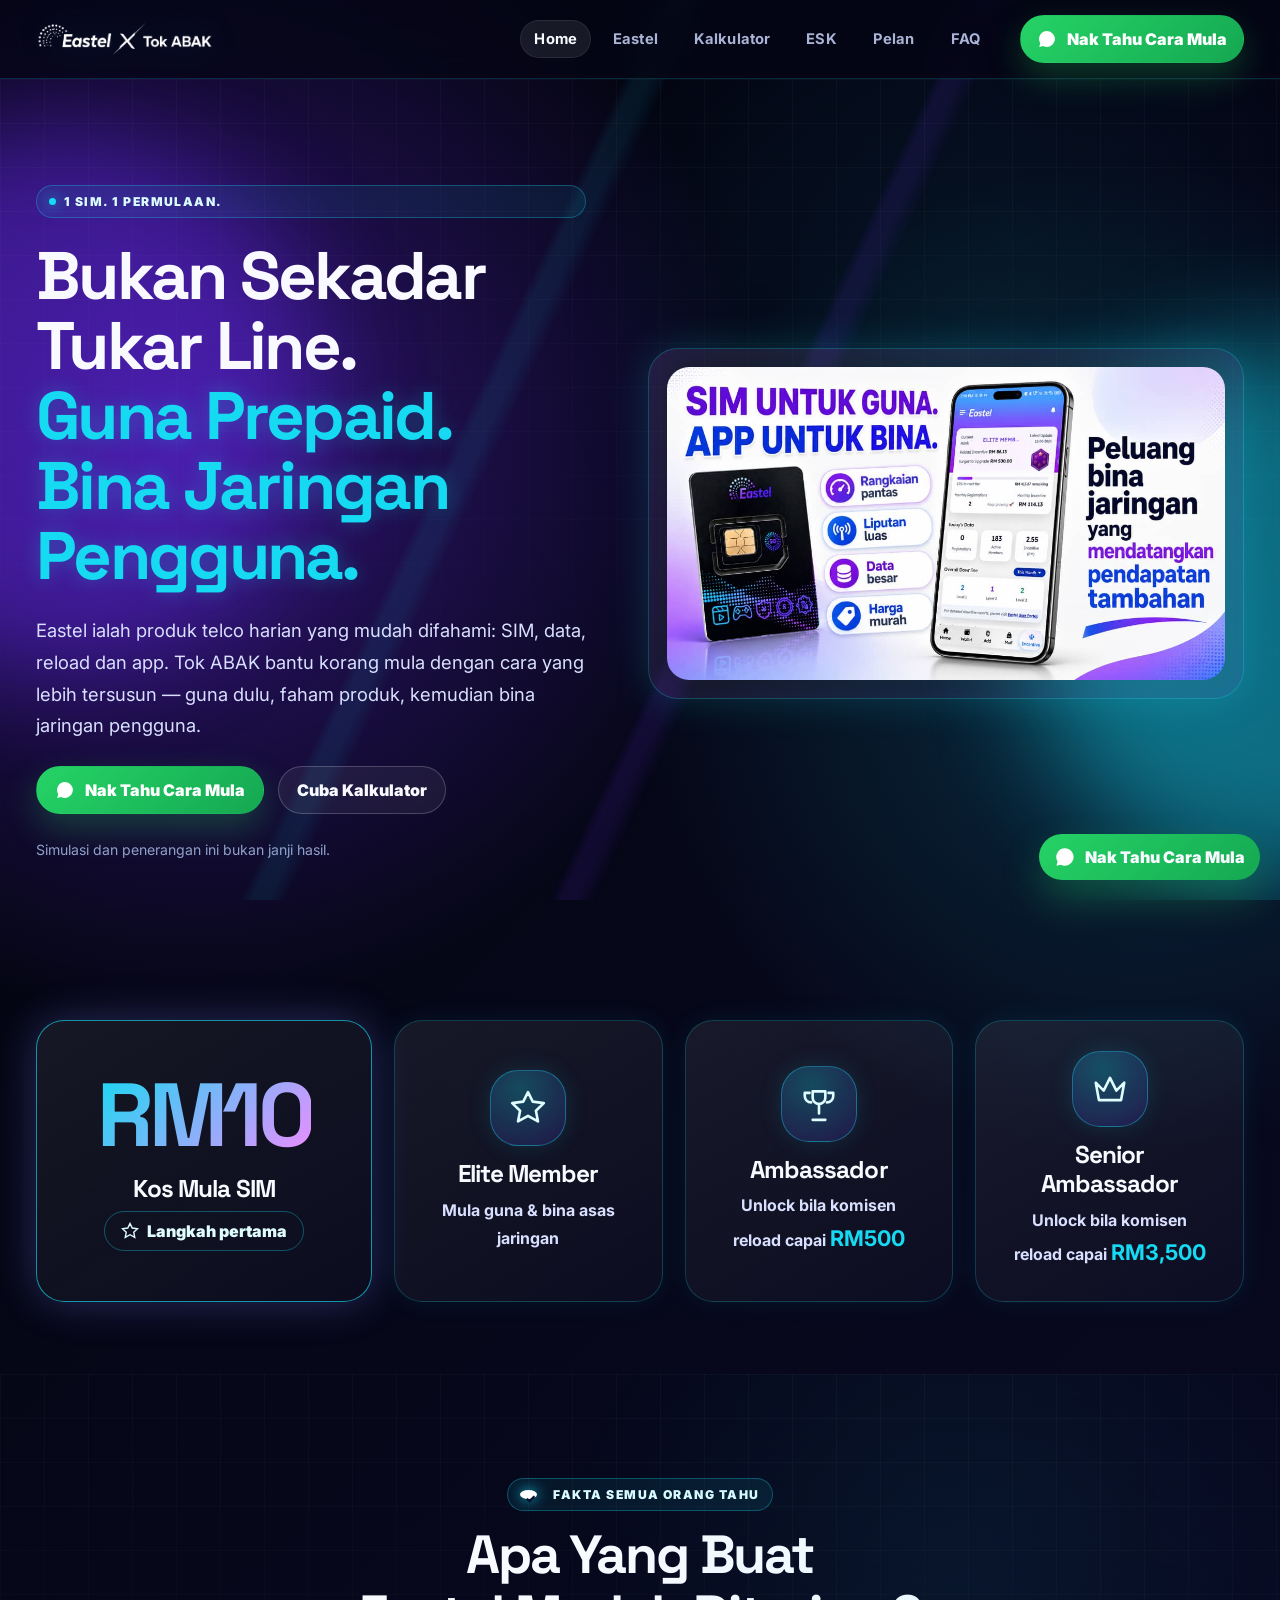
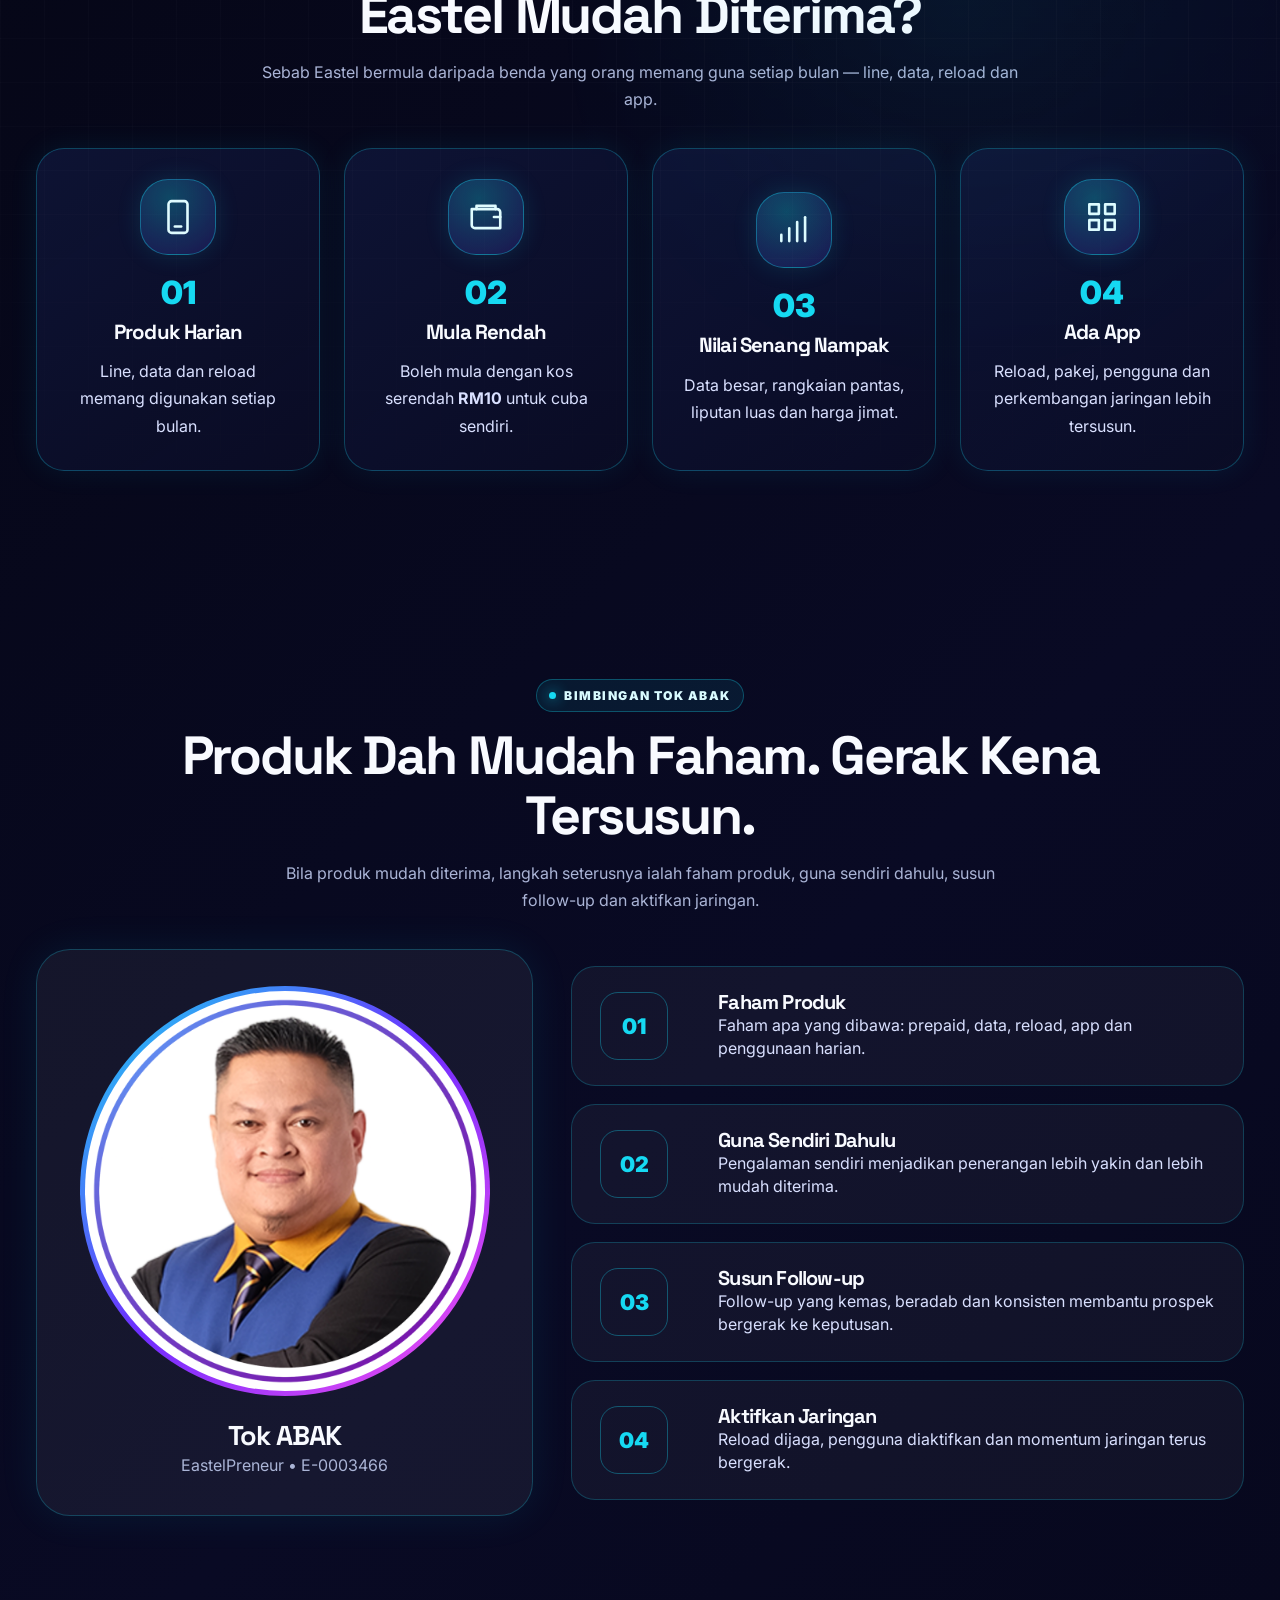
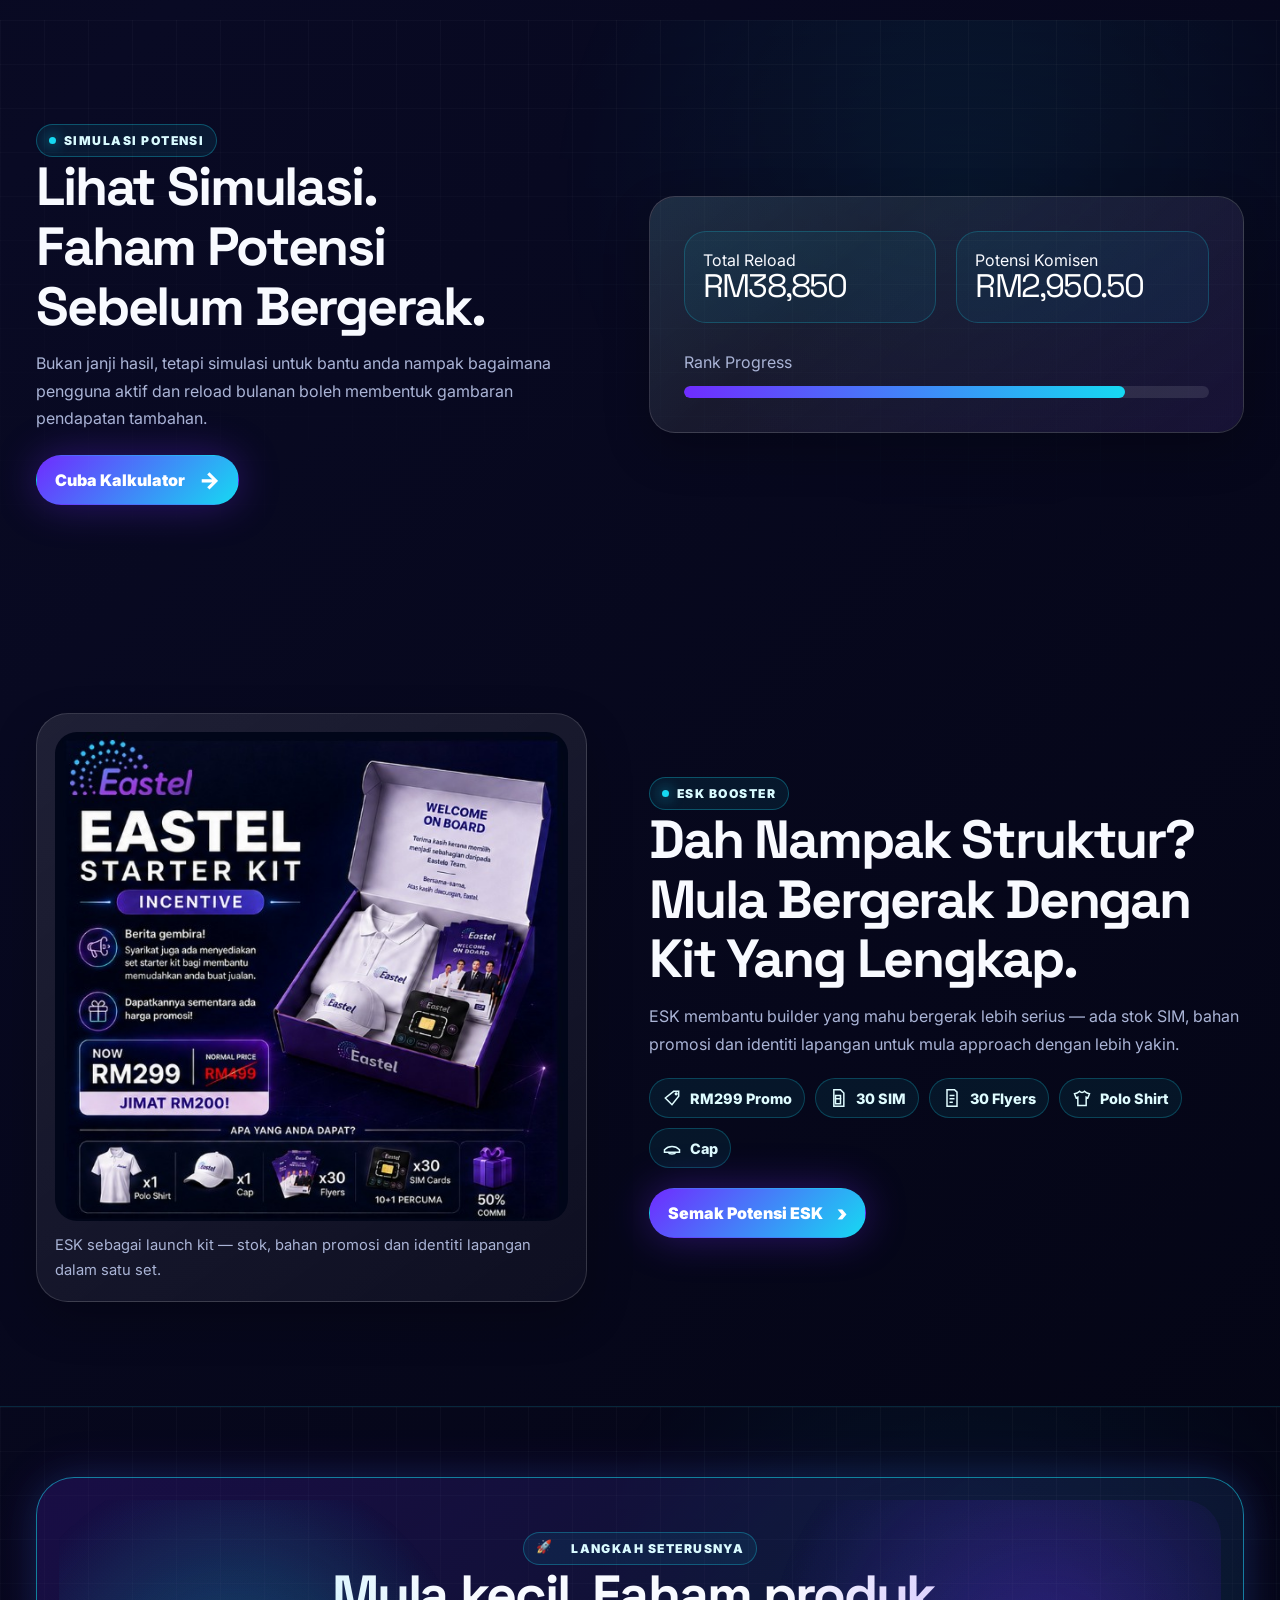
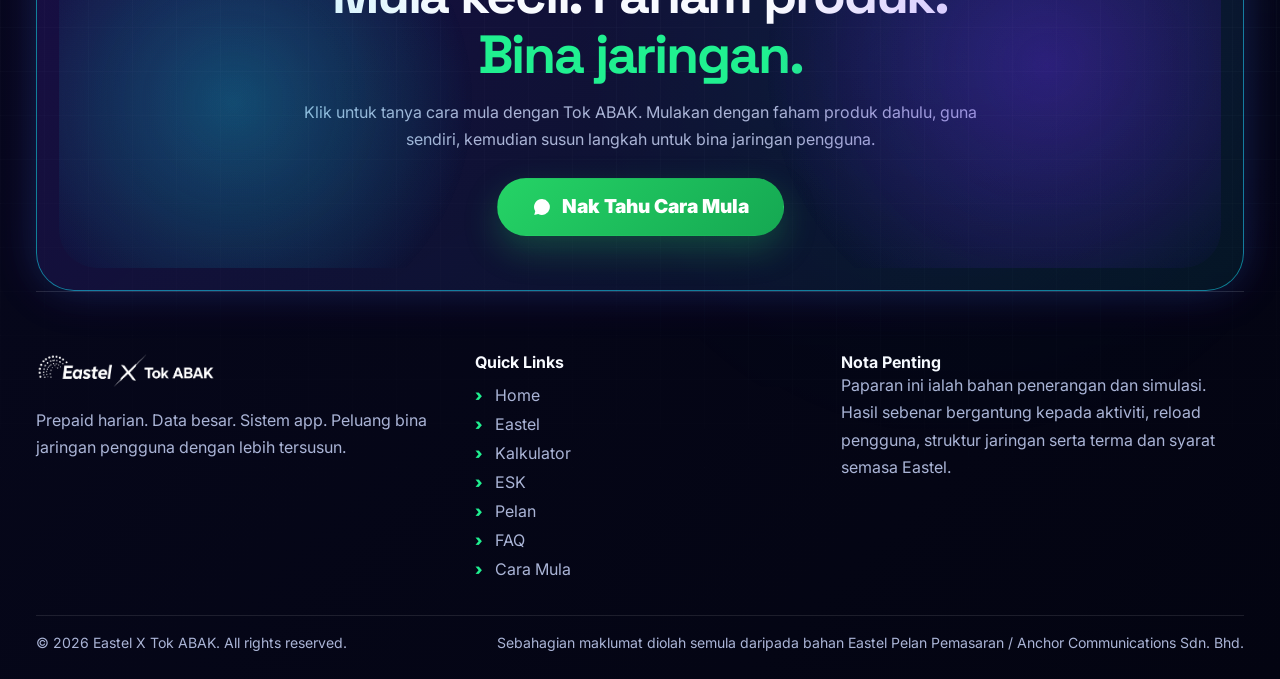
<file: index.html>
<!doctype html>
<html lang="ms">
<head>
  <meta charset="utf-8">
  <meta name="viewport" content="width=device-width, initial-scale=1">
  <title>Eastel X Tok ABAK | Guna Prepaid. Bina Jaringan Pengguna.</title>
  <meta name="description" content="Laman penerangan Eastel X Tok ABAK untuk faham SIM Eastel, app, reload bulanan, ESK Booster, kalkulator dan Pelan Pemasaran secara ringkas dan tersusun.">
  <meta property="og:title" content="Eastel X Tok ABAK | Guna Prepaid. Bina Jaringan Pengguna.">
  <meta property="og:description" content="Laman penerangan Eastel X Tok ABAK untuk faham SIM Eastel, app, reload bulanan, ESK Booster, kalkulator dan Pelan Pemasaran secara ringkas dan tersusun.">
  <meta property="og:image" content="https://jtk-eastel.github.io/TokAbak/assets/og-eastel-tok-abak.png">
  <meta property="og:type" content="website">
  <meta name="twitter:card" content="summary_large_image">
  <link rel="icon" href="assets/favicon.png">
  <link rel="preconnect" href="https://fonts.googleapis.com">
  <link rel="preconnect" href="https://fonts.gstatic.com" crossorigin>
  <link href="https://fonts.googleapis.com/css2?family=Inter:wght@400;500;600;700;800;900&family=Space+Grotesk:wght@600;700&display=swap" rel="stylesheet">
  <link rel="stylesheet" href="style.css">
</head>
<body>
  <div class="site-bg" aria-hidden="true"><span class="orb orb-a"></span><span class="orb orb-b"></span></div>
  <header class="site-header">
  <div class="container nav-shell">
    <a class="brand" href=""><img src="assets/logo-eastel-x-tokabak-white.png" alt="Eastel X Tok ABAK"></a>
    <nav class="nav-links" aria-label="Navigasi utama"><a class="nav-link active" href="">Home</a>
<a class="nav-link " href="eastel/">Eastel</a>
<a class="nav-link " href="calculator/">Kalkulator</a>
<a class="nav-link " href="esk/">ESK</a>
<a class="nav-link " href="pelan-pemasaran/">Pelan</a>
<a class="nav-link " href="faq/">FAQ</a></nav>
    <a class="btn btn-primary nav-cta" href="https://api.whatsapp.com/send/?phone=601175947174&text=NakTahuCaraMula&type=phone_number&app_absent=0" target="_blank" rel="noopener"><img src="assets/whatsapp-logo-white.svg" alt="">Nak Tahu Cara Mula</a>
    <button class="menu-toggle" aria-label="Buka menu" aria-expanded="false" data-menu-toggle><span></span><span></span><span></span></button>
  </div>
  <div class="mobile-panel" data-mobile-menu>
    <div class="mobile-panel-inner"><a class="mobile-link active" href="">Home</a>
<a class="mobile-link " href="eastel/">Eastel</a>
<a class="mobile-link " href="calculator/">Kalkulator</a>
<a class="mobile-link " href="esk/">ESK</a>
<a class="mobile-link " href="pelan-pemasaran/">Pelan</a>
<a class="mobile-link " href="faq/">FAQ</a><a class="btn btn-primary full" href="https://api.whatsapp.com/send/?phone=601175947174&text=NakTahuCaraMula&type=phone_number&app_absent=0" target="_blank" rel="noopener"><img src="assets/whatsapp-logo-white.svg" alt="">Nak Tahu Cara Mula</a></div>
  </div>
</header>

<main>
<section class="hero section-dark cyber-bg home-hero-updated">
  <div class="container hero-grid">
    <div class="hero-copy reveal">
      <span class="eyebrow">1 Sim. 1 Permulaan.</span>
      <h1>Bukan Sekadar Tukar Line.<br><span class="highlight">Guna Prepaid. Bina Jaringan Pengguna.</span></h1>
      <p class="lead">Eastel ialah produk telco harian yang mudah difahami: SIM, data, reload dan app. Tok ABAK bantu korang mula dengan cara yang lebih tersusun — guna dulu, faham produk, kemudian bina jaringan pengguna.</p>
      <div class="hero-actions"><a class="btn btn-primary" href="https://api.whatsapp.com/send/?phone=601175947174&text=NakTahuCaraMula&type=phone_number&app_absent=0" target="_blank" rel="noopener"><img src="assets/whatsapp-logo-white.svg" alt="">Nak Tahu Cara Mula</a><a class="btn btn-ghost" href="calculator/">Cuba Kalkulator</a></div>
      <p class="mini-disclaimer">Simulasi dan penerangan ini bukan janji hasil.</p>
    </div>
    <div class="hero-stage reveal"><div class="clean-visual-frame hero-clean-card"><img src="assets/home-sim-app-bina.png" alt="SIM untuk guna, app untuk bina jaringan pengguna"></div></div>
  </div>
</section>
<section class="section compact rank-counter-section">
  <div class="container rank-progression-cards">
    <article class="rank-progress-card primary reveal"><strong>RM10</strong><h3>Kos Mula SIM</h3><span class="mini-pill"><svg viewBox="0 0 24 24"><path d="m12 2 3 6 7 .9-5 4.8 1.3 6.8L12 17l-6.3 3.5L7 13.7 2 8.9 9 8l3-6Z"/></svg> Langkah pertama</span></article>
    <article class="rank-progress-card reveal"><span class="icon-bubble"><svg viewBox="0 0 24 24"><path d="m12 2 3 6 7 .9-5 4.8 1.3 6.8L12 17l-6.3 3.5L7 13.7 2 8.9 9 8l3-6Z"/></svg></span><h3>Elite Member</h3><p>Mula guna & bina asas jaringan</p></article>
    <article class="rank-progress-card reveal"><span class="icon-bubble"><svg viewBox="0 0 24 24"><path d="M8 4h8v4a4 4 0 0 1-8 0V4Z"/><path d="M6 5H3v2a4 4 0 0 0 4 4M18 5h3v2a4 4 0 0 1-4 4"/><path d="M12 12v6M8 22h8"/></svg></span><h3>Ambassador</h3><p>Unlock bila komisen reload capai <b>RM500</b></p></article>
    <article class="rank-progress-card reveal"><span class="icon-bubble"><svg viewBox="0 0 24 24"><path d="m3 8 5 5 4-8 4 8 5-5-2 11H5L3 8Z"/></svg></span><h3>Senior Ambassador</h3><p>Unlock bila komisen reload capai <b>RM3,500</b></p></article>
  </div>
</section>
<section class="section section-dark icon-showcase-section">
  <div class="container section-head center reveal"><span class="eyebrow check-eyebrow">Fakta Semua Orang Tahu</span><h2>Apa Yang Buat<br>Eastel Mudah Diterima?</h2><p>Sebab Eastel bermula daripada benda yang orang memang guna setiap bulan — line, data, reload dan app.</p></div>
  <div class="container icon-card-grid four-card-grid">
    <article class="icon-feature-card reveal"><span class="icon-bubble"><svg viewBox="0 0 24 24"><path d="M8 2h8a2 2 0 0 1 2 2v16a2 2 0 0 1-2 2H8a2 2 0 0 1-2-2V4a2 2 0 0 1 2-2Z"/><path d="M10 18h4"/></svg></span><span>01</span><h3>Produk Harian</h3><p>Line, data dan reload memang digunakan setiap bulan.</p></article>
    <article class="icon-feature-card reveal"><span class="icon-bubble"><svg viewBox="0 0 24 24"><path d="M3 7h16a2 2 0 0 1 2 2v10H5a2 2 0 0 1-2-2V7Z"/><path d="M17 12h4"/><path d="M6 7V5h12v2"/></svg></span><span>02</span><h3>Mula Rendah</h3><p>Boleh mula dengan kos serendah <b>RM10</b> untuk cuba sendiri.</p></article>
    <article class="icon-feature-card reveal"><span class="icon-bubble"><svg viewBox="0 0 24 24"><path d="M4 19V15"/><path d="M9 19V11"/><path d="M14 19V7"/><path d="M19 19V4"/></svg></span><span>03</span><h3>Nilai Senang Nampak</h3><p>Data besar, rangkaian pantas, liputan luas dan harga jimat.</p></article>
    <article class="icon-feature-card reveal"><span class="icon-bubble"><svg viewBox="0 0 24 24"><path d="M4 4h6v6H4zM14 4h6v6h-6zM4 14h6v6H4zM14 14h6v6h-6z"/></svg></span><span>04</span><h3>Ada App</h3><p>Reload, pakej, pengguna dan perkembangan jaringan lebih tersusun.</p></article>
  </div>
</section>
<section class="section mentor-v2-section">
  <div class="container section-head center reveal"><span class="eyebrow">Bimbingan Tok ABAK</span><h2>Produk Dah Mudah Faham. Gerak Kena Tersusun.</h2><p>Bila produk mudah diterima, langkah seterusnya ialah faham produk, guna sendiri dahulu, susun follow-up dan aktifkan jaringan.</p></div>
  <div class="container mentor-v2-grid">
    <div class="mentor-id-card reveal"><div class="mentor-avatar-ring"><img src="assets/tok-abak.png" alt="Tok ABAK"></div><h3>Tok ABAK</h3><p>EastelPreneur • E-0003466</p></div>
    <div class="mentor-steps">
      <article class="step-line-card reveal"><span>01</span><div><h3>Faham Produk</h3><p>Faham apa yang dibawa: prepaid, data, reload, app dan penggunaan harian.</p></div></article>
      <article class="step-line-card reveal"><span>02</span><div><h3>Guna Sendiri Dahulu</h3><p>Pengalaman sendiri menjadikan penerangan lebih yakin dan lebih mudah diterima.</p></div></article>
      <article class="step-line-card reveal"><span>03</span><div><h3>Susun Follow-up</h3><p>Follow-up yang kemas, beradab dan konsisten membantu prospek bergerak ke keputusan.</p></div></article>
      <article class="step-line-card reveal"><span>04</span><div><h3>Aktifkan Jaringan</h3><p>Reload dijaga, pengguna diaktifkan dan momentum jaringan terus bergerak.</p></div></article>
    </div>
  </div>
</section>
<section class="section section-dark simulation-teaser-section">
  <div class="container split split-wide">
    <div class="reveal"><span class="eyebrow">Simulasi Potensi</span><h2>Lihat Simulasi.<br>Faham Potensi<br>Sebelum Bergerak.</h2><p style="margin:14px 0 22px">Bukan janji hasil, tetapi simulasi untuk bantu anda nampak bagaimana pengguna aktif dan reload bulanan boleh membentuk gambaran pendapatan tambahan.</p><a class="btn btn-secondary arrow-btn" href="calculator/">Cuba Kalkulator <span>→</span></a></div>
    <div class="dashboard-card reveal wide-stat-panel"><div class="grid two"><div class="result-tile"><span>Total Reload</span><div class="result-number">RM38,850</div></div><div class="result-tile"><span>Potensi Komisen</span><div class="result-number">RM2,950.50</div></div></div><p style="margin-top:14px">Rank Progress</p><div class="progress-bar"><span style="width:84%"></span></div></div>
  </div>
</section>
<section class="section home-esk-v2">
  <div class="container split split-wide">
    <div class="product-frame product-frame-large reveal"><img src="assets/esk-home-premium.jpeg" alt="Eastel Starter Kit premium"><p class="holo-caption">ESK sebagai launch kit — stok, bahan promosi dan identiti lapangan dalam satu set.</p></div>
    <div class="reveal"><span class="eyebrow">ESK Booster</span><h2>Dah Nampak Struktur?<br>Mula Bergerak Dengan<br>Kit Yang Lengkap.</h2><p style="margin:14px 0 20px">ESK membantu builder yang mahu bergerak lebih serius — ada stok SIM, bahan promosi dan identiti lapangan untuk mula approach dengan lebih yakin.</p><div class="pill-list icon-pills"><span><svg viewBox="0 0 24 24"><path d="M20 10 12 20 4 12 14 4h6v6Z"/><circle cx="17" cy="7" r="1"/></svg> RM299 Promo</span><span><svg viewBox="0 0 24 24"><path d="M7 2h8l4 4v16H7V2Z"/><path d="M9 13h6v6H9z"/><path d="M9 13V9h6v4"/></svg> 30 SIM</span><span><svg viewBox="0 0 24 24"><path d="M6 2h9l3 3v17H6z"/><path d="M9 9h6M9 13h6M9 17h4"/></svg> 30 Flyers</span><span><svg viewBox="0 0 24 24"><path d="M9 4 6 6 3 7l2 5 2-1v10h10V11l2 1 2-5-3-1-3-2a4 4 0 0 1-6 0Z"/></svg> Polo Shirt</span><span><svg viewBox="0 0 24 24"><path d="M3 14c5-5 13-5 18 0v3H3v-3Z"/><path d="M7 17c2 3 8 3 10 0"/></svg> Cap</span></div><br><a class="btn btn-secondary arrow-btn" href="esk/">Semak Potensi ESK <span>›</span></a></div>
  </div>
</section>
</main>
<footer class="site-footer section-dark upgraded-footer home-footer">
  <div class="container cta-panel footer-cta-panel reveal">
    <span class="eyebrow rocket-eyebrow">Langkah Seterusnya</span>
    <h2>Mula kecil. Faham produk.<br><span class="green-text">Bina jaringan.</span></h2>
    <p>Klik untuk tanya cara mula dengan Tok ABAK. Mulakan dengan faham produk dahulu, guna sendiri, kemudian susun langkah untuk bina jaringan pengguna.</p>
    <a class="btn btn-primary footer-cta-btn" href="https://api.whatsapp.com/send/?phone=601175947174&text=NakTahuCaraMula&type=phone_number&app_absent=0" target="_blank" rel="noopener"><img src="assets/whatsapp-logo-white.svg" alt="">Nak Tahu Cara Mula</a>
  </div>
  <div class="container footer-grid">
    <div class="footer-brand">
      <img src="assets/logo-eastel-x-tokabak-white.png" alt="Eastel X Tok ABAK">
      <p>Prepaid harian. Data besar. Sistem app. Peluang bina jaringan pengguna dengan lebih tersusun.</p>
    </div>
    <div class="footer-links arrow-links">
      <strong>Quick Links</strong>
      <div><a href="">Home</a><a href="eastel/">Eastel</a><a href="calculator/">Kalkulator</a><a href="esk/">ESK</a><a href="pelan-pemasaran/">Pelan</a><a href="faq/">FAQ</a><a href="https://api.whatsapp.com/send/?phone=601175947174&text=NakTahuCaraMula&type=phone_number&app_absent=0" target="_blank" rel="noopener">Cara Mula</a></div>
    </div>
    <div class="footer-note">
      <strong>Nota Penting</strong>
      <p>Paparan ini ialah bahan penerangan dan simulasi. Hasil sebenar bergantung kepada aktiviti, reload pengguna, struktur jaringan serta terma dan syarat semasa Eastel.</p>
    </div>
  </div>
  <div class="container footer-bottom"><span>© 2026 Eastel X Tok ABAK. All rights reserved.</span><span>Sebahagian maklumat diolah semula daripada bahan Eastel Pelan Pemasaran / Anchor Communications Sdn. Bhd.</span></div>
</footer>
<a class="floating-wa" href="https://api.whatsapp.com/send/?phone=601175947174&text=NakTahuCaraMula&type=phone_number&app_absent=0" target="_blank" rel="noopener" aria-label="Nak Tahu Cara Mula"><img src="assets/whatsapp-logo-white.svg" alt=""><span>Nak Tahu Cara Mula</span></a>
<script src="script.js"></script>
</body>
</html>
</file>
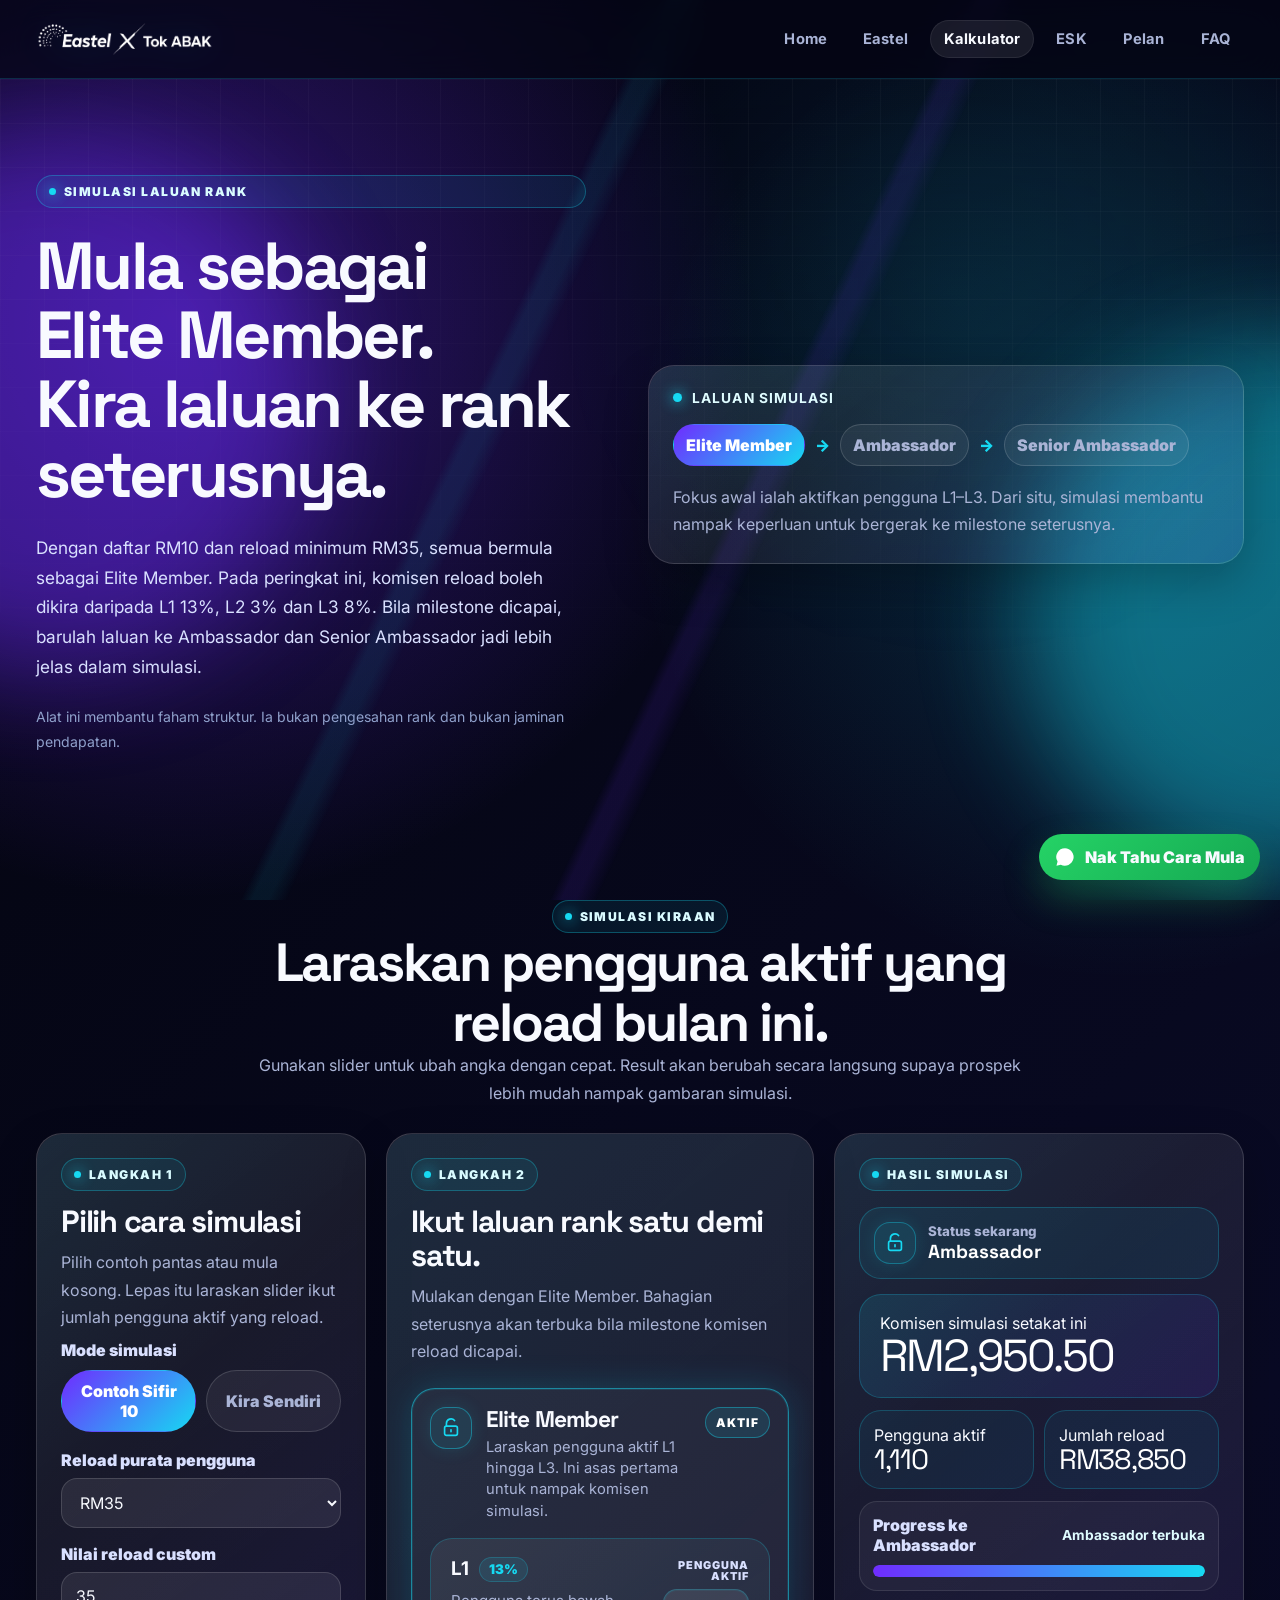
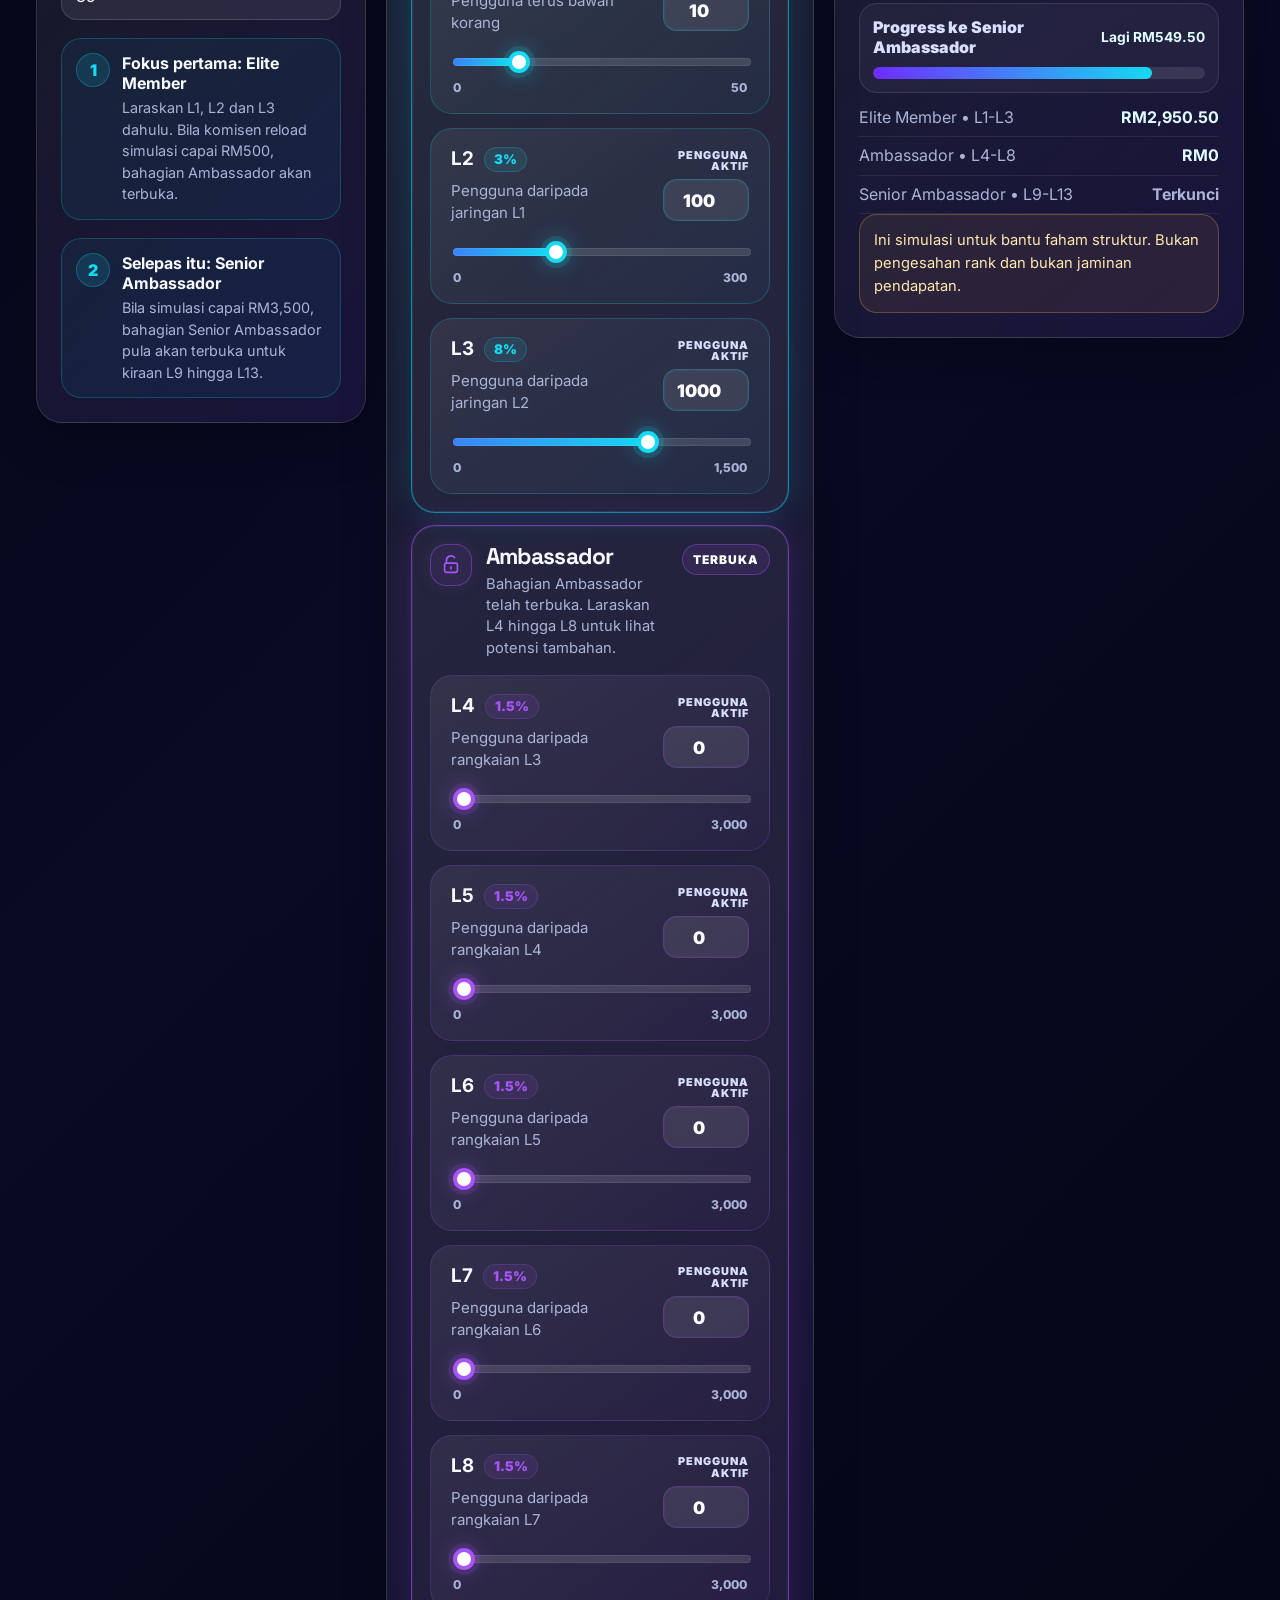
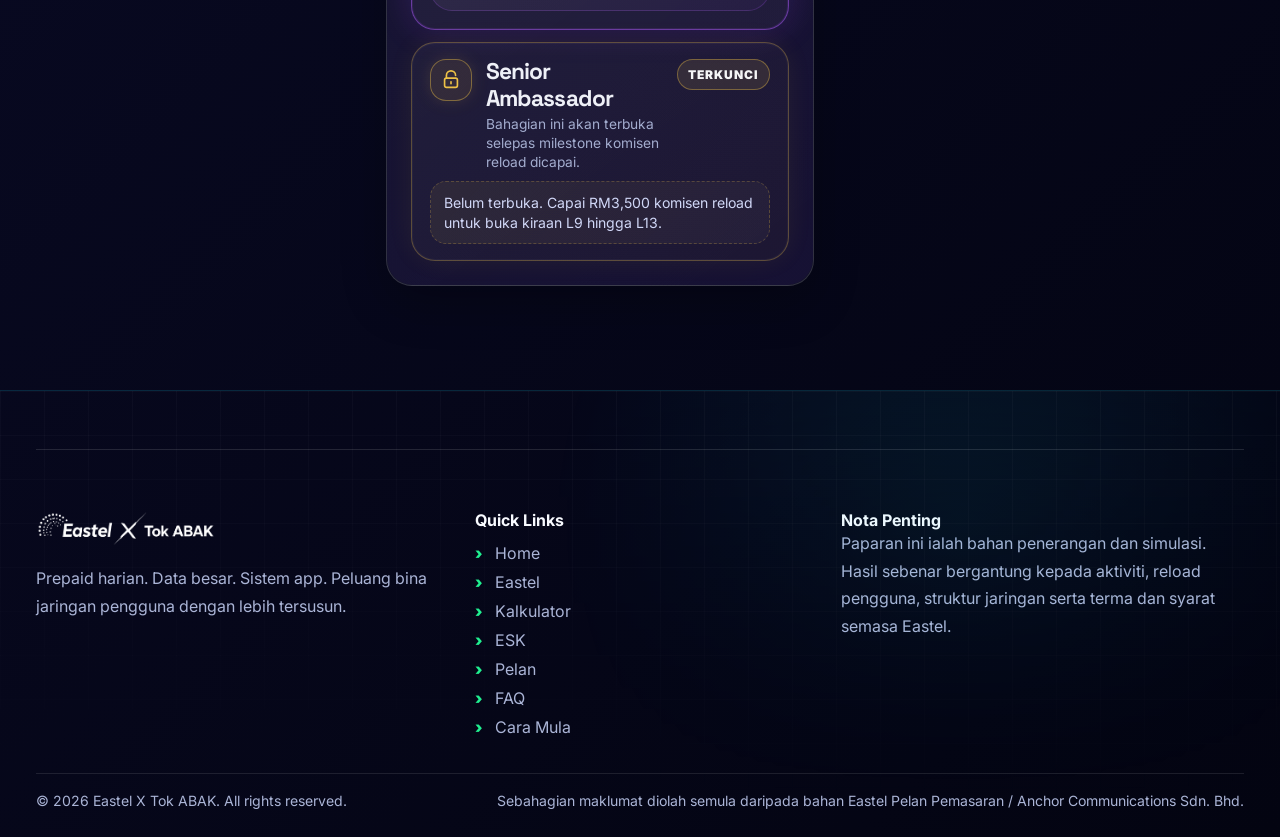
<file: calculator/index.html>
<!doctype html>
<html lang="ms">
<head>
  <meta charset="utf-8">
  <meta name="viewport" content="width=device-width, initial-scale=1">
  <title>Eastel X Tok ABAK | Kalkulator Laluan Rank</title>
  <meta name="description" content="Simulasi interaktif untuk faham laluan Elite Member, Ambassador dan Senior Ambassador berdasarkan komisen reload.">
  <meta property="og:title" content="Eastel X Tok ABAK | Kalkulator Laluan Rank">
  <meta property="og:description" content="Simulasi interaktif untuk faham laluan Elite Member, Ambassador dan Senior Ambassador berdasarkan komisen reload.">
  <meta property="og:image" content="https://jtk-eastel.github.io/TokAbak/assets/og-eastel-tok-abak.png">
  <meta property="og:type" content="website">
  <meta name="twitter:card" content="summary_large_image">
  <link rel="icon" href="../assets/favicon.png">
  <link rel="preconnect" href="https://fonts.googleapis.com">
  <link rel="preconnect" href="https://fonts.gstatic.com" crossorigin>
  <link href="https://fonts.googleapis.com/css2?family=Inter:wght@400;500;600;700;800;900&family=Space+Grotesk:wght@600;700&display=swap" rel="stylesheet">
  <link rel="stylesheet" href="../style.css">
</head>
<body class="calculator-page">
  <div class="site-bg" aria-hidden="true"><span class="orb orb-a"></span><span class="orb orb-b"></span></div>
  <header class="site-header">
  <div class="container nav-shell">
    <a class="brand" href="../"><img src="../assets/logo-eastel-x-tokabak-white.png" alt="Eastel X Tok ABAK"></a>
    <nav class="nav-links" aria-label="Navigasi utama"><a class="nav-link " href="../">Home</a>
<a class="nav-link " href="../eastel/">Eastel</a>
<a class="nav-link active" href="../calculator/">Kalkulator</a>
<a class="nav-link " href="../esk/">ESK</a>
<a class="nav-link " href="../pelan-pemasaran/">Pelan</a>
<a class="nav-link " href="../faq/">FAQ</a></nav>
    
    <button class="menu-toggle" aria-label="Buka menu" aria-expanded="false" data-menu-toggle><span></span><span></span><span></span></button>
  </div>
  <div class="mobile-panel" data-mobile-menu>
    <div class="mobile-panel-inner"><a class="mobile-link " href="../">Home</a>
<a class="mobile-link " href="../eastel/">Eastel</a>
<a class="mobile-link active" href="../calculator/">Kalkulator</a>
<a class="mobile-link " href="../esk/">ESK</a>
<a class="mobile-link " href="../pelan-pemasaran/">Pelan</a>
<a class="mobile-link " href="../faq/">FAQ</a></div>
  </div>
</header>

<main>
<section class="hero section-dark cyber-bg calculator-hero calculator-story-hero calc-hero-v12">
  <div class="container hero-grid">
    <div class="hero-copy reveal"><span class="eyebrow">Simulasi Laluan Rank</span><h1>Mula sebagai<br>Elite Member.<br>Kira laluan ke rank seterusnya.</h1><p class="lead">Dengan daftar RM10 dan reload minimum RM35, semua bermula sebagai Elite Member. Pada peringkat ini, komisen reload boleh dikira daripada L1 13%, L2 3% dan L3 8%. Bila milestone dicapai, barulah laluan ke Ambassador dan Senior Ambassador jadi lebih jelas dalam simulasi.</p><p class="mini-disclaimer">Alat ini membantu faham struktur. Ia bukan pengesahan rank dan bukan jaminan pendapatan.</p></div>
    <div class="dashboard-card reveal calc-preview-card rank-story-card"><div class="unlock-preview-line"><span class="preview-dot"></span><b>Laluan Simulasi</b></div><div class="preview-ranks" aria-label="Laluan rank kalkulator"><span class="preview-rank active">Elite Member</span><span class="preview-arrow">→</span><span class="preview-rank">Ambassador</span><span class="preview-arrow">→</span><span class="preview-rank">Senior Ambassador</span></div><p>Fokus awal ialah aktifkan pengguna L1–L3. Dari situ, simulasi membantu nampak keperluan untuk bergerak ke milestone seterusnya.</p></div>
  </div>
</section>
<section class="section calculator-guided-section" data-income-calculator>
  <div class="container guided-calculator-intro reveal">
    <span class="eyebrow">Simulasi Kiraan</span>
    <h2>Laraskan pengguna aktif yang reload bulan ini.</h2>
    <p>Gunakan slider untuk ubah angka dengan cepat. Result akan berubah secara langsung supaya prospek lebih mudah nampak gambaran simulasi.</p>
  </div>

  <div class="container unlock-dashboard guided-unlock-dashboard">
    <aside class="dashboard-card rank-setup guided-setup reveal">
      <span class="eyebrow">Langkah 1</span>
      <h2>Pilih cara simulasi</h2>
      <p>Pilih contoh pantas atau mula kosong. Lepas itu laraskan slider ikut jumlah pengguna aktif yang reload.</p>

      <label class="field-label">Mode simulasi</label>
      <div class="preset-tabs unlock-presets guided-mode-tabs">
        <button type="button" class="active" data-preset="example10">Contoh Sifir 10</button>
        <button type="button" data-preset="manual">Kira Sendiri</button>
      </div>

      <div class="form-group">
        <label for="reload">Reload purata pengguna</label>
        <select id="reload" data-reload>
          <option value="35">RM35</option>
          <option value="50">RM50</option>
          <option value="custom">Custom</option>
        </select>
      </div>
      <div class="form-group" data-custom-wrap hidden>
        <label for="customReload">Nilai reload custom</label>
        <input id="customReload" type="number" min="1" value="35" data-custom-reload>
      </div>

      <div class="unlock-help-card friendly-help-card">
        <span class="help-icon" aria-hidden="true">1</span>
        <div>
          <strong>Fokus pertama: Elite Member</strong>
          <p>Laraskan L1, L2 dan L3 dahulu. Bila komisen reload simulasi capai RM500, bahagian Ambassador akan terbuka.</p>
        </div>
      </div>
      <div class="unlock-help-card friendly-help-card">
        <span class="help-icon" aria-hidden="true">2</span>
        <div>
          <strong>Selepas itu: Senior Ambassador</strong>
          <p>Bila simulasi capai RM3,500, bahagian Senior Ambassador pula akan terbuka untuk kiraan L9 hingga L13.</p>
        </div>
      </div>
    </aside>

    <aside class="dashboard-card unlock-result result-panel guided-result reveal" aria-live="polite">
      <span class="eyebrow">Hasil Simulasi</span>
      <div class="rank-status" data-rank-status>
        <span class="rank-status-icon" data-status-icon aria-hidden="true"></span>
        <div>
          <small>Status sekarang</small>
          <strong data-status-title>Elite Member</strong>
        </div>
      </div>

      <div class="result-tile primary-result">
        <span>Komisen simulasi setakat ini</span>
        <div class="result-number" data-result-commission>RM2,950.50</div>
      </div>
      <div class="result-mini-grid">
        <div class="result-tile compact"><span>Pengguna aktif</span><div class="result-number small" data-result-users>1,110</div></div>
        <div class="result-tile compact"><span>Jumlah reload</span><div class="result-number small" data-result-reload>RM38,850</div></div>
      </div>

      <div class="milestone-card" data-ambassador-progress>
        <div class="milestone-head"><span>Progress ke Ambassador</span><b data-ambassador-text>100% ke RM500</b></div>
        <div class="progress-bar"><span data-ambassador-bar style="width:100%"></span></div>
      </div>
      <div class="milestone-card" data-senior-progress>
        <div class="milestone-head"><span>Progress ke Senior Ambassador</span><b data-senior-text>84% ke RM3,500</b></div>
        <div class="progress-bar"><span data-senior-bar style="width:84%"></span></div>
      </div>

      <div class="breakdown" data-breakdown></div>
      <p class="disclaimer">Ini simulasi untuk bantu faham struktur. Bukan pengesahan rank dan bukan jaminan pendapatan.</p>
    </aside>

    <section class="dashboard-card unlock-journey guided-journey reveal">
      <span class="eyebrow">Langkah 2</span>
      <h2>Ikut laluan rank satu demi satu.</h2>
      <p>Mulakan dengan Elite Member. Bahagian seterusnya akan terbuka bila milestone komisen reload dicapai.</p>
      <div class="rank-unlock-stack" data-unlock-journey></div>
    </section>
  </div>
</section>
</main>
<footer class="site-footer section-dark upgraded-footer">
  <div class="container footer-grid">
    <div class="footer-brand">
      <img src="../assets/logo-eastel-x-tokabak-white.png" alt="Eastel X Tok ABAK">
      <p>Prepaid harian. Data besar. Sistem app. Peluang bina jaringan pengguna dengan lebih tersusun.</p>
    </div>
    <div class="footer-links arrow-links">
      <strong>Quick Links</strong>
      <div><a href="../">Home</a><a href="../eastel/">Eastel</a><a href="../calculator/">Kalkulator</a><a href="../esk/">ESK</a><a href="../pelan-pemasaran/">Pelan</a><a href="../faq/">FAQ</a><a href="https://api.whatsapp.com/send/?phone=601175947174&text=NakTahuCaraMula&type=phone_number&app_absent=0" target="_blank" rel="noopener">Cara Mula</a></div>
    </div>
    <div class="footer-note">
      <strong>Nota Penting</strong>
      <p>Paparan ini ialah bahan penerangan dan simulasi. Hasil sebenar bergantung kepada aktiviti, reload pengguna, struktur jaringan serta terma dan syarat semasa Eastel.</p>
    </div>
  </div>
  <div class="container footer-bottom"><span>© 2026 Eastel X Tok ABAK. All rights reserved.</span><span>Sebahagian maklumat diolah semula daripada bahan Eastel Pelan Pemasaran / Anchor Communications Sdn. Bhd.</span></div>
</footer>
<a class="floating-wa" href="https://api.whatsapp.com/send/?phone=601175947174&text=NakTahuCaraMula&type=phone_number&app_absent=0" target="_blank" rel="noopener" aria-label="Nak Tahu Cara Mula"><img src="../assets/whatsapp-logo-white.svg" alt=""><span>Nak Tahu Cara Mula</span></a>
<script src="../script.js"></script>
</body>
</html>
</file>
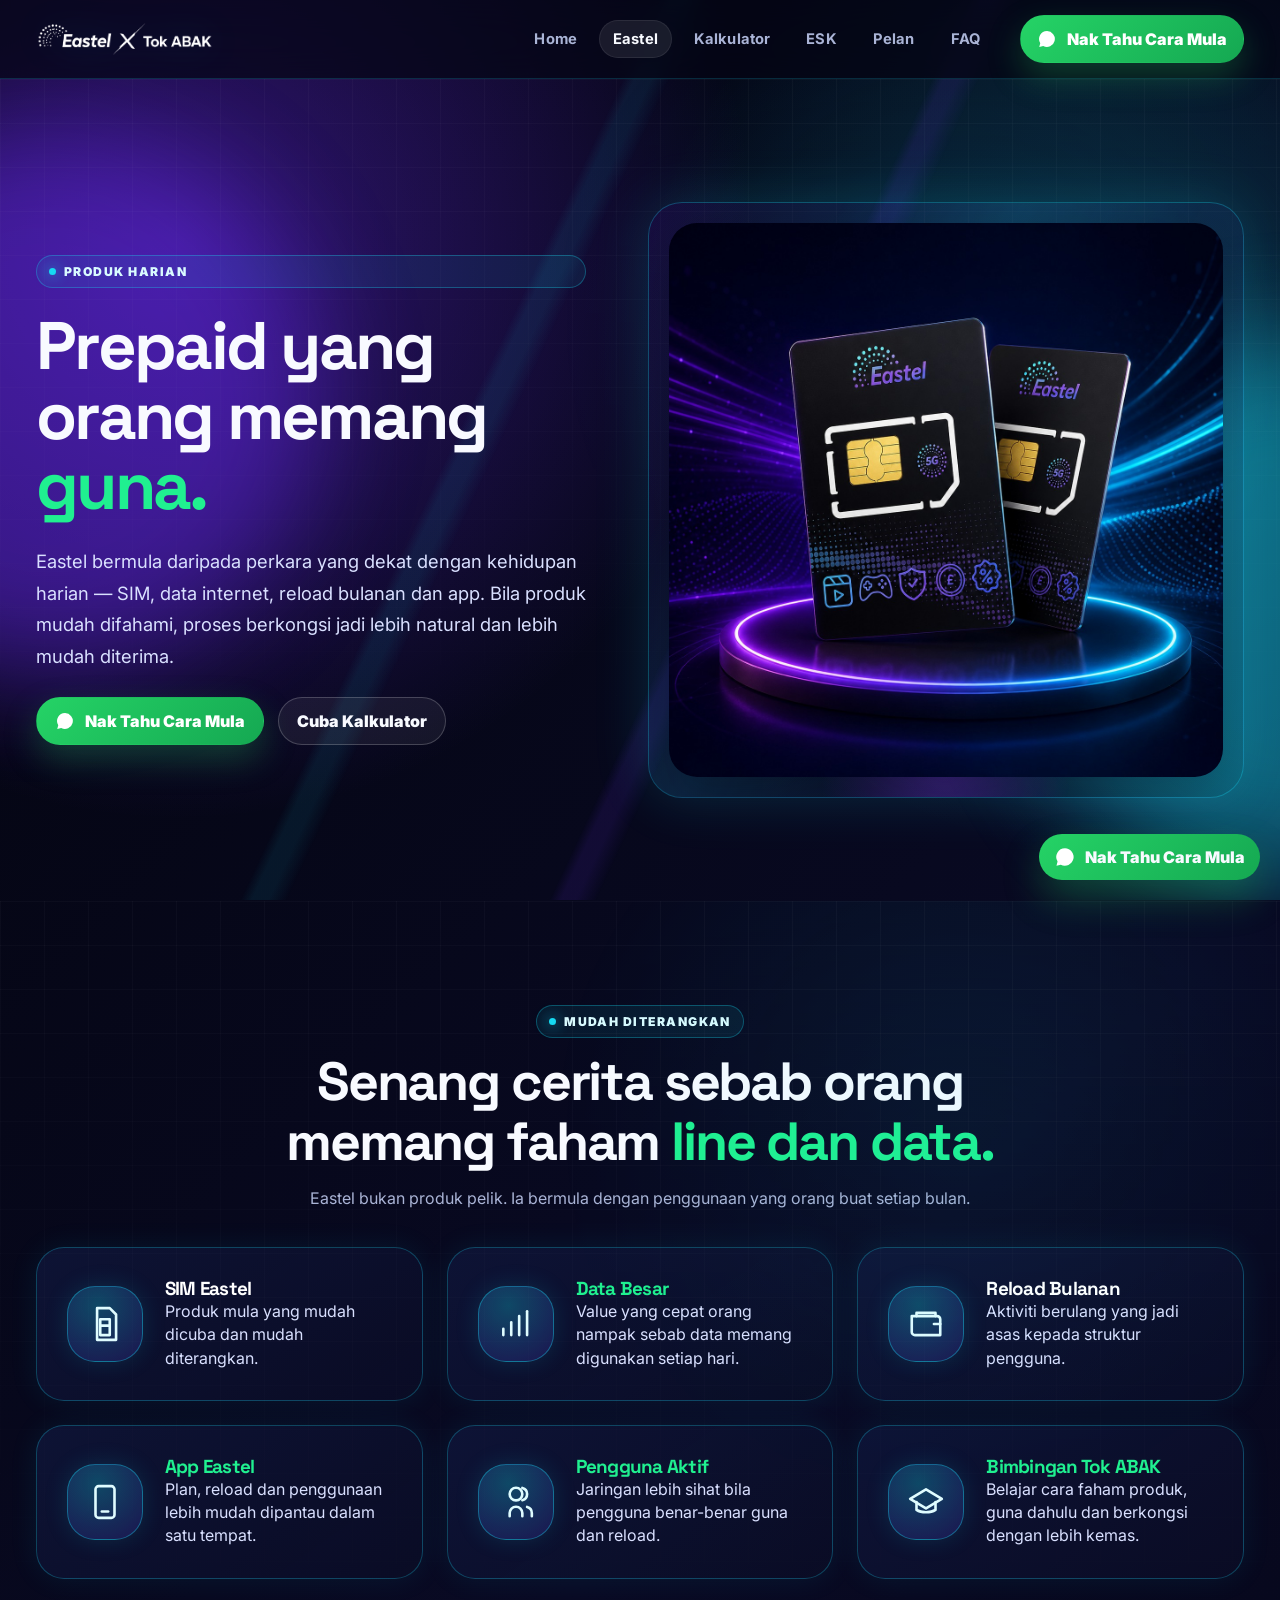
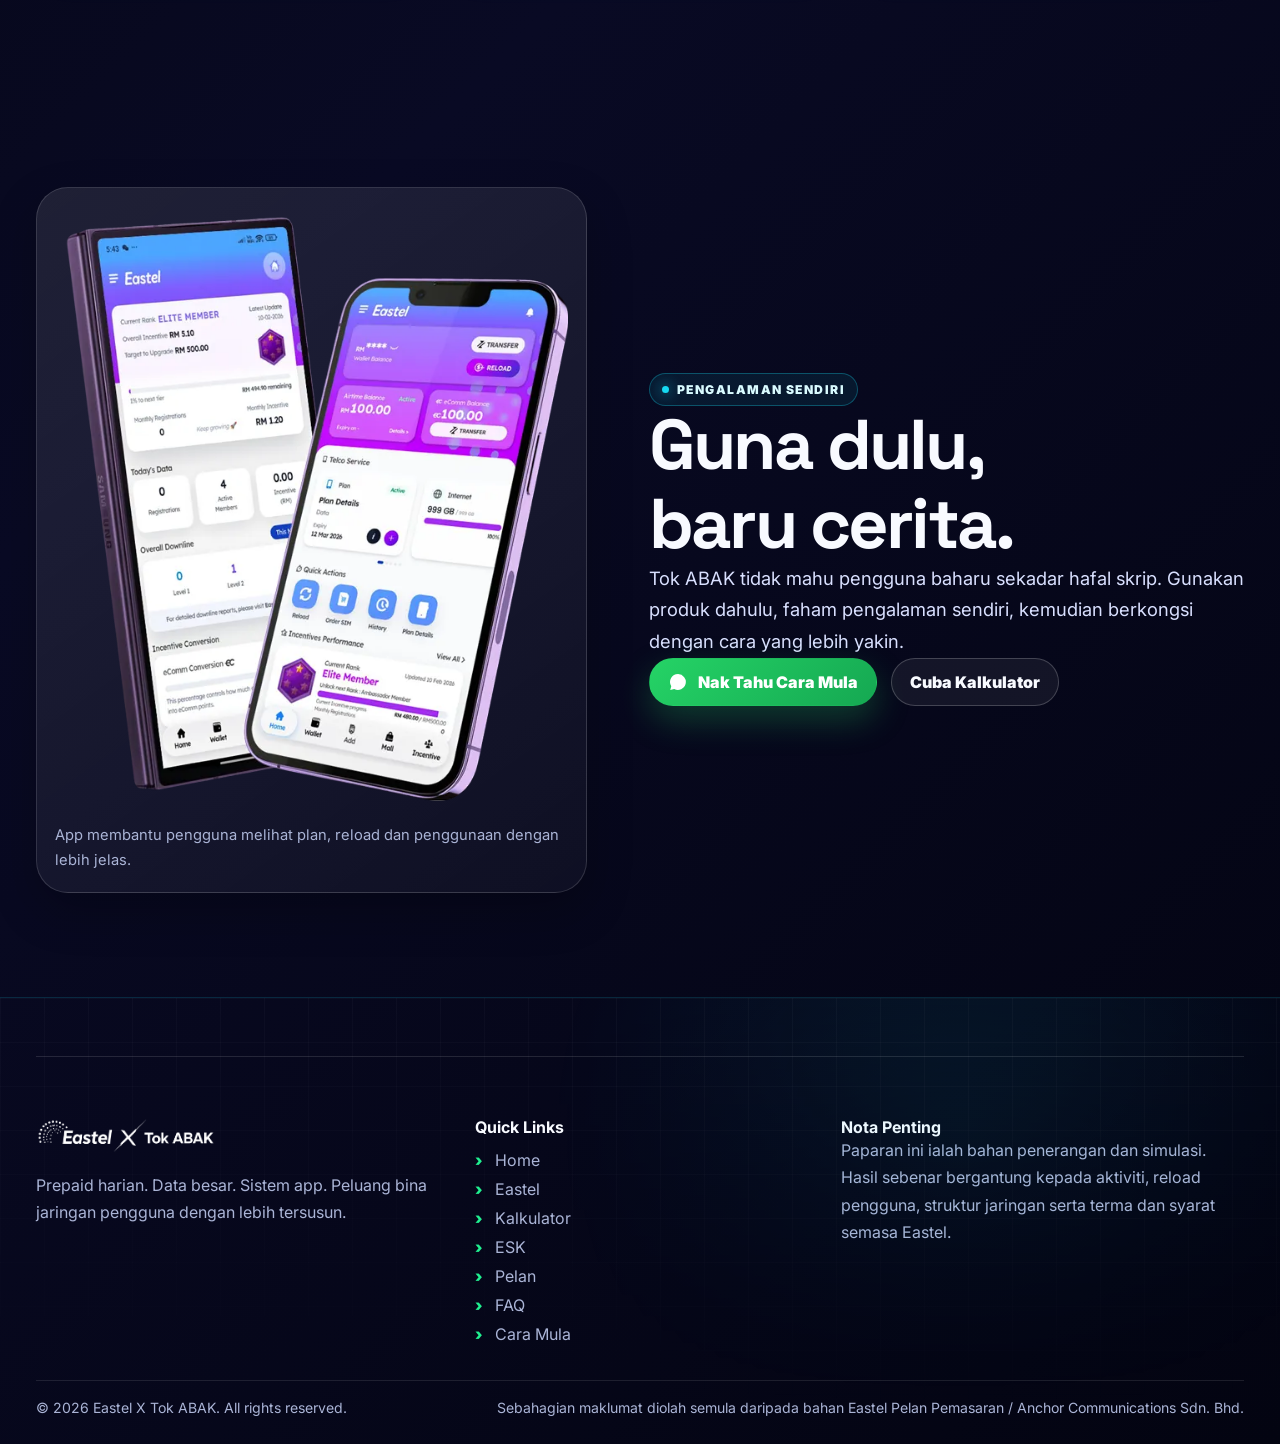
<file: eastel/index.html>
<!doctype html>
<html lang="ms">
<head>
  <meta charset="utf-8">
  <meta name="viewport" content="width=device-width, initial-scale=1">
  <title>Eastel X Tok ABAK | Eastel</title>
  <meta name="description" content="Fahami Eastel sebagai produk prepaid harian yang mudah diterangkan: SIM, data, reload bulanan dan app.">
  <meta property="og:title" content="Eastel X Tok ABAK | Eastel">
  <meta property="og:description" content="Fahami Eastel sebagai produk prepaid harian yang mudah diterangkan: SIM, data, reload bulanan dan app.">
  <meta property="og:image" content="https://jtk-eastel.github.io/TokAbak/assets/og-eastel-tok-abak.png">
  <meta property="og:type" content="website">
  <meta name="twitter:card" content="summary_large_image">
  <link rel="icon" href="../assets/favicon.png">
  <link rel="preconnect" href="https://fonts.googleapis.com">
  <link rel="preconnect" href="https://fonts.gstatic.com" crossorigin>
  <link href="https://fonts.googleapis.com/css2?family=Inter:wght@400;500;600;700;800;900&family=Space+Grotesk:wght@600;700&display=swap" rel="stylesheet">
  <link rel="stylesheet" href="../style.css">
</head>
<body>
  <div class="site-bg" aria-hidden="true"><span class="orb orb-a"></span><span class="orb orb-b"></span></div>
  <header class="site-header">
  <div class="container nav-shell">
    <a class="brand" href="../"><img src="../assets/logo-eastel-x-tokabak-white.png" alt="Eastel X Tok ABAK"></a>
    <nav class="nav-links" aria-label="Navigasi utama"><a class="nav-link " href="../">Home</a>
<a class="nav-link active" href="../eastel/">Eastel</a>
<a class="nav-link " href="../calculator/">Kalkulator</a>
<a class="nav-link " href="../esk/">ESK</a>
<a class="nav-link " href="../pelan-pemasaran/">Pelan</a>
<a class="nav-link " href="../faq/">FAQ</a></nav>
    <a class="btn btn-primary nav-cta" href="https://api.whatsapp.com/send/?phone=601175947174&text=NakTahuCaraMula&type=phone_number&app_absent=0" target="_blank" rel="noopener"><img src="../assets/whatsapp-logo-white.svg" alt="">Nak Tahu Cara Mula</a>
    <button class="menu-toggle" aria-label="Buka menu" aria-expanded="false" data-menu-toggle><span></span><span></span><span></span></button>
  </div>
  <div class="mobile-panel" data-mobile-menu>
    <div class="mobile-panel-inner"><a class="mobile-link " href="../">Home</a>
<a class="mobile-link active" href="../eastel/">Eastel</a>
<a class="mobile-link " href="../calculator/">Kalkulator</a>
<a class="mobile-link " href="../esk/">ESK</a>
<a class="mobile-link " href="../pelan-pemasaran/">Pelan</a>
<a class="mobile-link " href="../faq/">FAQ</a><a class="btn btn-primary full" href="https://api.whatsapp.com/send/?phone=601175947174&text=NakTahuCaraMula&type=phone_number&app_absent=0" target="_blank" rel="noopener"><img src="../assets/whatsapp-logo-white.svg" alt="">Nak Tahu Cara Mula</a></div>
  </div>
</header>

<main>
<section class="hero section-dark cyber-bg eastel-hero-v2">
  <div class="container hero-grid">
    <div class="hero-copy reveal"><span class="eyebrow">Produk Harian</span><h1>Prepaid yang orang memang <span class="green-text">guna.</span></h1><p class="lead">Eastel bermula daripada perkara yang dekat dengan kehidupan harian — SIM, data internet, reload bulanan dan app. Bila produk mudah difahami, proses berkongsi jadi lebih natural dan lebih mudah diterima.</p><div class="hero-actions"><a class="btn btn-primary" href="https://api.whatsapp.com/send/?phone=601175947174&text=NakTahuCaraMula&type=phone_number&app_absent=0" target="_blank" rel="noopener"><img src="../assets/whatsapp-logo-white.svg" alt="">Nak Tahu Cara Mula</a><a class="btn btn-ghost" href="../calculator/">Cuba Kalkulator</a></div></div>
    <div class="sim-product-stage reveal"><div class="sim-podium"><img src="../assets/sim-original-photo.jpeg" alt="SIM Eastel asal"></div></div>
  </div>
</section>
<section class="section section-dark easy-explain-v2">
  <div class="container section-head center reveal"><span class="eyebrow">Mudah Diterangkan</span><h2>Senang cerita sebab orang<br>memang faham <span class="green-text">line dan data.</span></h2><p>Eastel bukan produk pelik. Ia bermula dengan penggunaan yang orang buat setiap bulan.</p></div>
  <div class="container icon-card-grid six-card-grid">
    <article class="compact-icon-card reveal"><span class="icon-bubble"><svg viewBox="0 0 24 24"><path d="M7 2h8l4 4v16H7V2Z"/><path d="M9 13h6v6H9z"/><path d="M9 13V9h6v4"/></svg></span><div><h3>SIM Eastel</h3><p>Produk mula yang mudah dicuba dan mudah diterangkan.</p></div></article>
    <article class="compact-icon-card reveal"><span class="icon-bubble"><svg viewBox="0 0 24 24"><path d="M4 19V15"/><path d="M9 19V11"/><path d="M14 19V7"/><path d="M19 19V4"/></svg></span><div><h3>Data Besar</h3><p>Value yang cepat orang nampak sebab data memang digunakan setiap hari.</p></div></article>
    <article class="compact-icon-card reveal"><span class="icon-bubble"><svg viewBox="0 0 24 24"><path d="M3 7h16a2 2 0 0 1 2 2v10H5a2 2 0 0 1-2-2V7Z"/><path d="M17 12h4"/><path d="M6 7V5h12v2"/></svg></span><div><h3>Reload Bulanan</h3><p>Aktiviti berulang yang jadi asas kepada struktur pengguna.</p></div></article>
    <article class="compact-icon-card reveal"><span class="icon-bubble"><svg viewBox="0 0 24 24"><path d="M8 2h8a2 2 0 0 1 2 2v16a2 2 0 0 1-2 2H8a2 2 0 0 1-2-2V4a2 2 0 0 1 2-2Z"/><path d="M10 18h4"/></svg></span><div><h3>App Eastel</h3><p>Plan, reload dan penggunaan lebih mudah dipantau dalam satu tempat.</p></div></article>
    <article class="compact-icon-card reveal"><span class="icon-bubble"><svg viewBox="0 0 24 24"><path d="M16 21v-2a4 4 0 0 0-8 0v2"/><circle cx="12" cy="7" r="4"/><path d="M22 21v-2a4 4 0 0 0-3-3.87"/><path d="M16 3.13a4 4 0 0 1 0 7.75"/></svg></span><div><h3>Pengguna Aktif</h3><p>Jaringan lebih sihat bila pengguna benar-benar guna dan reload.</p></div></article>
    <article class="compact-icon-card reveal"><span class="icon-bubble"><svg viewBox="0 0 24 24"><path d="M22 10 12 4 2 10l10 6 10-6Z"/><path d="M6 12v5c3 2 9 2 12 0v-5"/></svg></span><div><h3>Bimbingan Tok ABAK</h3><p>Belajar cara faham produk, guna dahulu dan berkongsi dengan lebih kemas.</p></div></article>
  </div>
</section>
<section class="section app-experience-v2">
  <div class="container split split-wide">
    <div class="product-frame product-frame-large reveal"><img src="../assets/eastel-app-original.webp" alt="Aplikasi Eastel pada telefon"><p class="holo-caption">App membantu pengguna melihat plan, reload dan penggunaan dengan lebih jelas.</p></div>
    <div class="reveal"><span class="eyebrow">Pengalaman Sendiri</span><h2>Guna dulu,<br>baru cerita.</h2><p class="lead">Tok ABAK tidak mahu pengguna baharu sekadar hafal skrip. Gunakan produk dahulu, faham pengalaman sendiri, kemudian berkongsi dengan cara yang lebih yakin.</p><div class="hero-actions"><a class="btn btn-primary" href="https://api.whatsapp.com/send/?phone=601175947174&text=NakTahuCaraMula&type=phone_number&app_absent=0" target="_blank" rel="noopener"><img src="../assets/whatsapp-logo-white.svg" alt="">Nak Tahu Cara Mula</a><a class="btn btn-ghost" href="../calculator/">Cuba Kalkulator</a></div></div>
  </div>
</section>
</main>
<footer class="site-footer section-dark upgraded-footer">
  <div class="container footer-grid">
    <div class="footer-brand">
      <img src="../assets/logo-eastel-x-tokabak-white.png" alt="Eastel X Tok ABAK">
      <p>Prepaid harian. Data besar. Sistem app. Peluang bina jaringan pengguna dengan lebih tersusun.</p>
    </div>
    <div class="footer-links arrow-links">
      <strong>Quick Links</strong>
      <div><a href="../">Home</a><a href="../eastel/">Eastel</a><a href="../calculator/">Kalkulator</a><a href="../esk/">ESK</a><a href="../pelan-pemasaran/">Pelan</a><a href="../faq/">FAQ</a><a href="https://api.whatsapp.com/send/?phone=601175947174&text=NakTahuCaraMula&type=phone_number&app_absent=0" target="_blank" rel="noopener">Cara Mula</a></div>
    </div>
    <div class="footer-note">
      <strong>Nota Penting</strong>
      <p>Paparan ini ialah bahan penerangan dan simulasi. Hasil sebenar bergantung kepada aktiviti, reload pengguna, struktur jaringan serta terma dan syarat semasa Eastel.</p>
    </div>
  </div>
  <div class="container footer-bottom"><span>© 2026 Eastel X Tok ABAK. All rights reserved.</span><span>Sebahagian maklumat diolah semula daripada bahan Eastel Pelan Pemasaran / Anchor Communications Sdn. Bhd.</span></div>
</footer>
<a class="floating-wa" href="https://api.whatsapp.com/send/?phone=601175947174&text=NakTahuCaraMula&type=phone_number&app_absent=0" target="_blank" rel="noopener" aria-label="Nak Tahu Cara Mula"><img src="../assets/whatsapp-logo-white.svg" alt=""><span>Nak Tahu Cara Mula</span></a>
<script src="../script.js"></script>
</body>
</html>
</file>
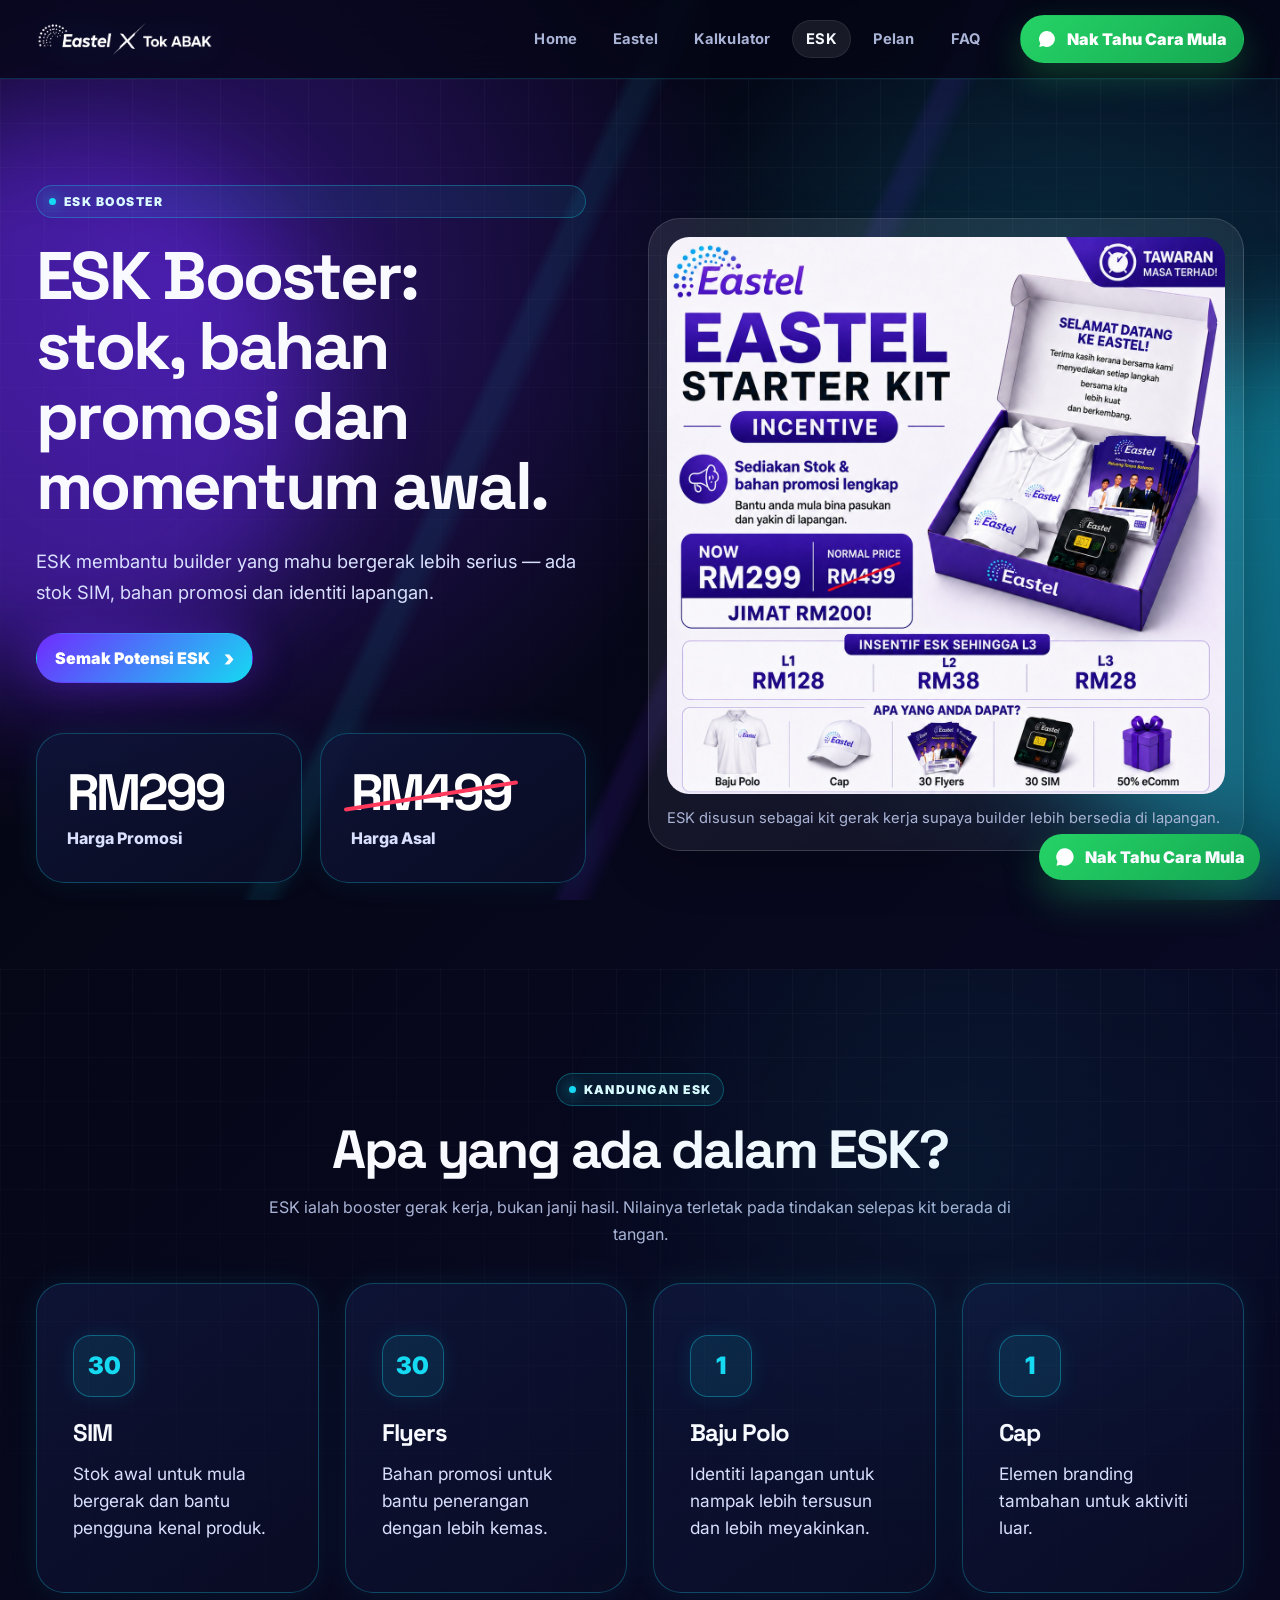
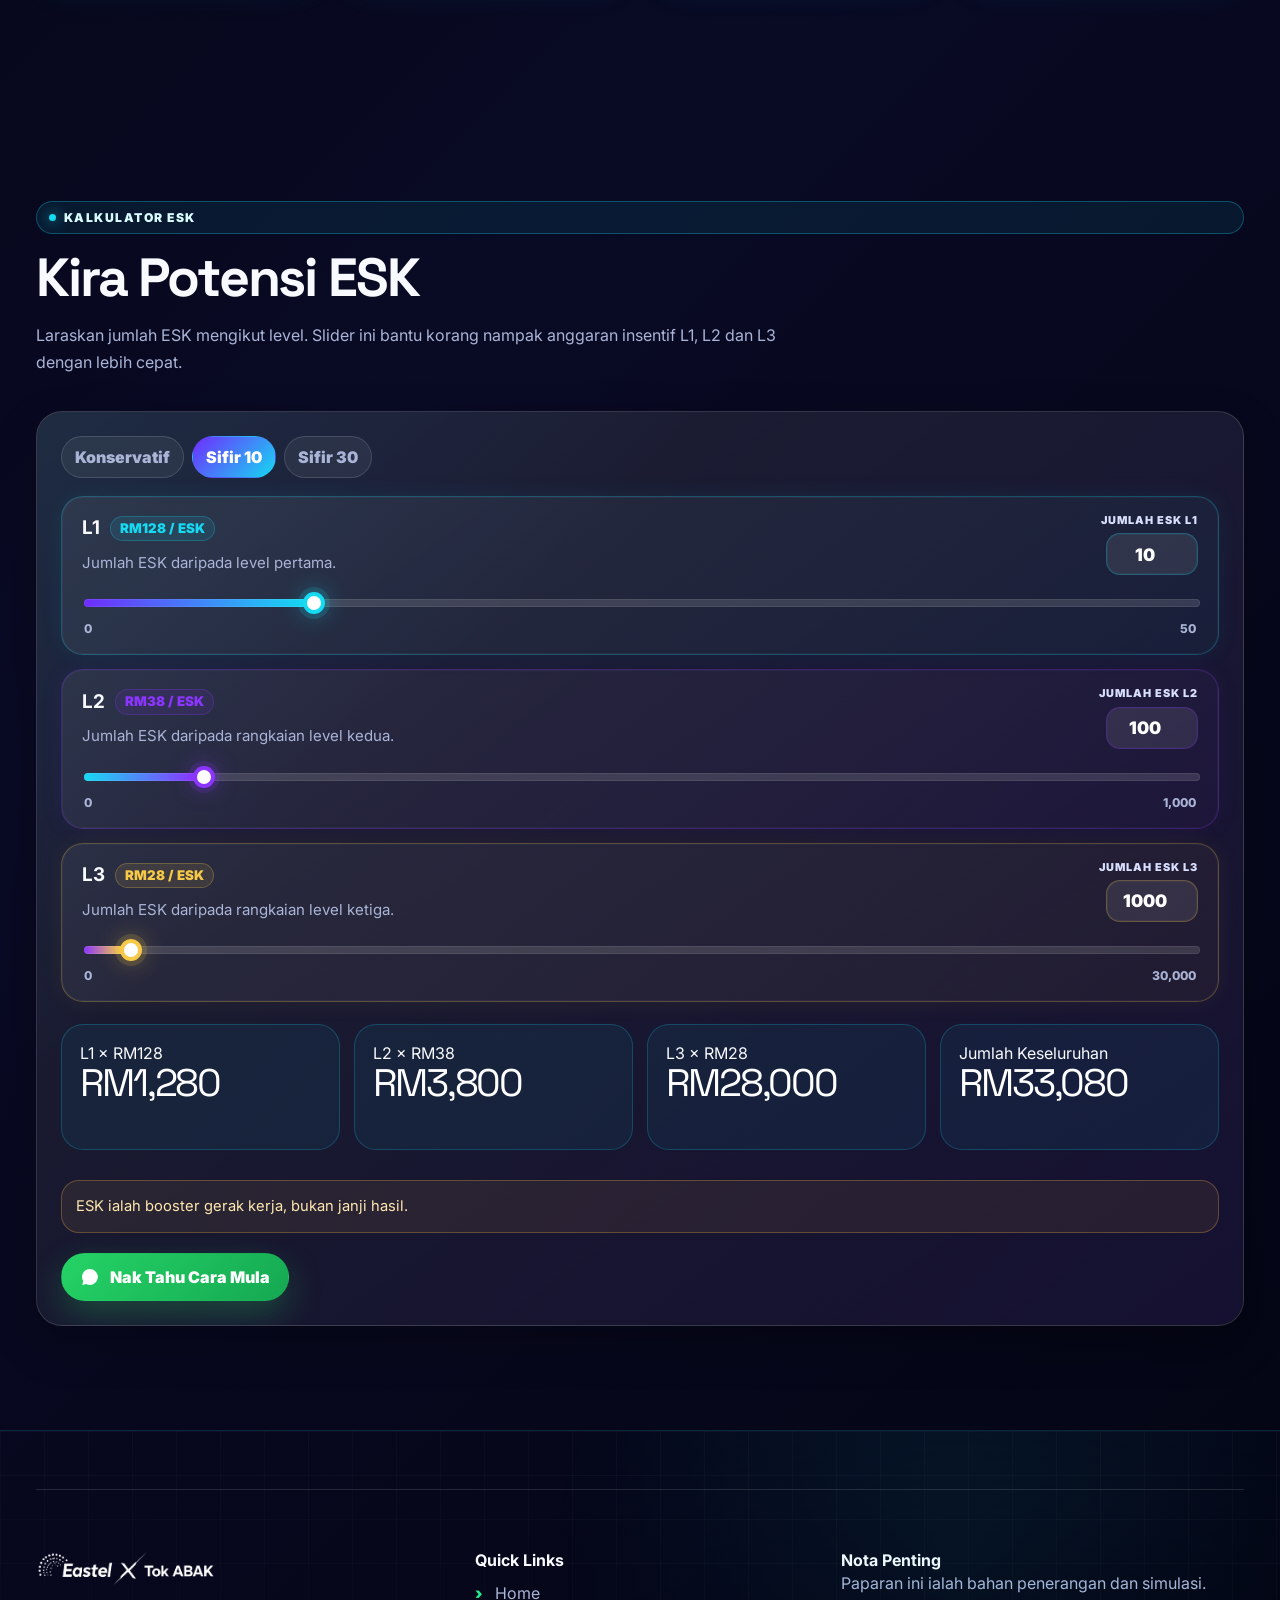
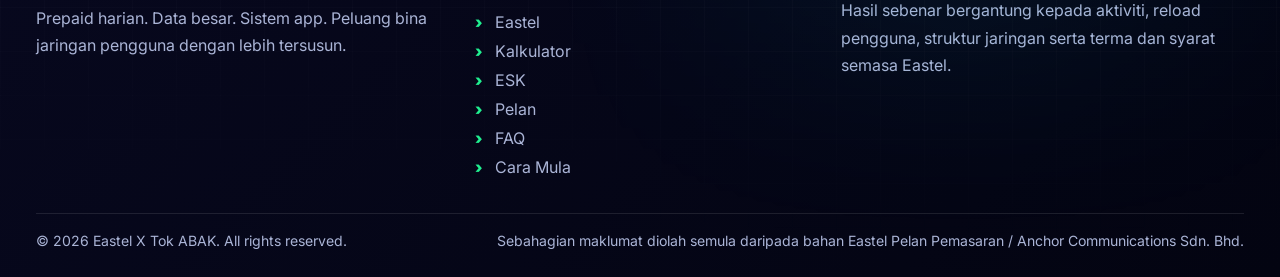
<file: esk/index.html>
<!doctype html>
<html lang="ms">
<head>
  <meta charset="utf-8">
  <meta name="viewport" content="width=device-width, initial-scale=1">
  <title>Eastel X Tok ABAK | ESK Booster</title>
  <meta name="description" content="ESK Booster sebagai launch kit untuk stok SIM, bahan promosi, identiti lapangan dan simulasi insentif.">
  <meta property="og:title" content="Eastel X Tok ABAK | ESK Booster">
  <meta property="og:description" content="ESK Booster sebagai launch kit untuk stok SIM, bahan promosi, identiti lapangan dan simulasi insentif.">
  <meta property="og:image" content="https://jtk-eastel.github.io/TokAbak/assets/og-eastel-tok-abak.png">
  <meta property="og:type" content="website">
  <meta name="twitter:card" content="summary_large_image">
  <link rel="icon" href="../assets/favicon.png">
  <link rel="preconnect" href="https://fonts.googleapis.com">
  <link rel="preconnect" href="https://fonts.gstatic.com" crossorigin>
  <link href="https://fonts.googleapis.com/css2?family=Inter:wght@400;500;600;700;800;900&family=Space+Grotesk:wght@600;700&display=swap" rel="stylesheet">
  <link rel="stylesheet" href="../style.css">
</head>
<body>
  <div class="site-bg" aria-hidden="true"><span class="orb orb-a"></span><span class="orb orb-b"></span></div>
  <header class="site-header">
  <div class="container nav-shell">
    <a class="brand" href="../"><img src="../assets/logo-eastel-x-tokabak-white.png" alt="Eastel X Tok ABAK"></a>
    <nav class="nav-links" aria-label="Navigasi utama"><a class="nav-link " href="../">Home</a>
<a class="nav-link " href="../eastel/">Eastel</a>
<a class="nav-link " href="../calculator/">Kalkulator</a>
<a class="nav-link active" href="../esk/">ESK</a>
<a class="nav-link " href="../pelan-pemasaran/">Pelan</a>
<a class="nav-link " href="../faq/">FAQ</a></nav>
    <a class="btn btn-primary nav-cta" href="https://api.whatsapp.com/send/?phone=601175947174&text=NakTahuCaraMula&type=phone_number&app_absent=0" target="_blank" rel="noopener"><img src="../assets/whatsapp-logo-white.svg" alt="">Nak Tahu Cara Mula</a>
    <button class="menu-toggle" aria-label="Buka menu" aria-expanded="false" data-menu-toggle><span></span><span></span><span></span></button>
  </div>
  <div class="mobile-panel" data-mobile-menu>
    <div class="mobile-panel-inner"><a class="mobile-link " href="../">Home</a>
<a class="mobile-link " href="../eastel/">Eastel</a>
<a class="mobile-link " href="../calculator/">Kalkulator</a>
<a class="mobile-link active" href="../esk/">ESK</a>
<a class="mobile-link " href="../pelan-pemasaran/">Pelan</a>
<a class="mobile-link " href="../faq/">FAQ</a><a class="btn btn-primary full" href="https://api.whatsapp.com/send/?phone=601175947174&text=NakTahuCaraMula&type=phone_number&app_absent=0" target="_blank" rel="noopener"><img src="../assets/whatsapp-logo-white.svg" alt="">Nak Tahu Cara Mula</a></div>
  </div>
</header>

<main>
<section class="hero section-dark cyber-bg esk-hero-v2">
  <div class="container hero-grid">
    <div class="hero-copy reveal"><span class="eyebrow">ESK Booster</span><h1>ESK Booster:<br>stok, bahan<br>promosi dan<br>momentum awal.</h1><p class="lead">ESK membantu builder yang mahu bergerak lebih serius — ada stok SIM, bahan promosi dan identiti lapangan.</p><div class="hero-actions"><a class="btn btn-secondary arrow-btn" href="#esk-calculator">Semak Potensi ESK <span>›</span></a></div><div class="price-card-row"><article class="price-card"><strong>RM299</strong><span>Harga Promosi</span></article><article class="price-card old-price"><strong>RM499</strong><span>Harga Asal</span></article></div></div>
    <div class="product-frame product-frame-large reveal"><img src="../assets/esk-starter-kit-clean.jpeg" alt="Eastel Starter Kit ESK Booster"><p class="holo-caption">ESK disusun sebagai kit gerak kerja supaya builder lebih bersedia di lapangan.</p></div>
  </div>
</section>
<section class="section section-dark esk-contents-v2">
  <div class="container section-head center reveal"><span class="eyebrow">Kandungan ESK</span><h2>Apa yang ada dalam ESK?</h2><p>ESK ialah booster gerak kerja, bukan janji hasil. Nilainya terletak pada tindakan selepas kit berada di tangan.</p></div>
  <div class="container big-content-cards">
    <article class="big-content-card reveal"><span>30</span><h3>SIM</h3><p>Stok awal untuk mula bergerak dan bantu pengguna kenal produk.</p></article>
    <article class="big-content-card reveal"><span>30</span><h3>Flyers</h3><p>Bahan promosi untuk bantu penerangan dengan lebih kemas.</p></article>
    <article class="big-content-card reveal"><span>1</span><h3>Baju Polo</h3><p>Identiti lapangan untuk nampak lebih tersusun dan lebih meyakinkan.</p></article>
    <article class="big-content-card reveal"><span>1</span><h3>Cap</h3><p>Elemen branding tambahan untuk aktiviti luar.</p></article>
  </div>
</section>
<section id="esk-calculator" class="section esk-slider-section" data-esk-calculator>
  <div class="container section-head reveal"><span class="eyebrow">Kalkulator ESK</span><h2>Kira Potensi ESK</h2><p>Laraskan jumlah ESK mengikut level. Slider ini bantu korang nampak anggaran insentif L1, L2 dan L3 dengan lebih cepat.</p></div>
  <div class="container dashboard-card esk-slider-dashboard reveal">
    <div class="preset-tabs esk-preset-tabs"><button type="button" data-esk-preset="conservative">Konservatif</button><button type="button" class="active" data-esk-preset="10">Sifir 10</button><button type="button" data-esk-preset="30">Sifir 30</button></div>
    <div class="esk-slider-grid" aria-label="Kawalan slider ESK">
      <article class="esk-slider-card" data-esk-level-card="l1">
        <div class="level-card-head"><b>L1</b><small>RM128 / ESK</small></div>
        <em>Jumlah ESK daripada level pertama.</em>
        <div class="slider-value-row"><span>Jumlah ESK L1</span><input class="slider-number" type="number" min="0" max="50" value="10" data-esk-l1 data-esk-number="l1" inputmode="numeric"></div>
        <input class="rank-slider esk-slider" type="range" min="0" max="50" value="10" data-esk-range="l1" aria-label="Jumlah ESK L1">
        <div class="slider-scale"><span>0</span><span>50</span></div>
      </article>
      <article class="esk-slider-card" data-esk-level-card="l2">
        <div class="level-card-head"><b>L2</b><small>RM38 / ESK</small></div>
        <em>Jumlah ESK daripada rangkaian level kedua.</em>
        <div class="slider-value-row"><span>Jumlah ESK L2</span><input class="slider-number" type="number" min="0" max="1000" value="100" data-esk-l2 data-esk-number="l2" inputmode="numeric"></div>
        <input class="rank-slider esk-slider" type="range" min="0" max="1000" value="100" data-esk-range="l2" aria-label="Jumlah ESK L2">
        <div class="slider-scale"><span>0</span><span>1,000</span></div>
      </article>
      <article class="esk-slider-card" data-esk-level-card="l3">
        <div class="level-card-head"><b>L3</b><small>RM28 / ESK</small></div>
        <em>Jumlah ESK daripada rangkaian level ketiga.</em>
        <div class="slider-value-row"><span>Jumlah ESK L3</span><input class="slider-number" type="number" min="0" max="30000" value="1000" data-esk-l3 data-esk-number="l3" inputmode="numeric"></div>
        <input class="rank-slider esk-slider" type="range" min="0" max="30000" value="1000" data-esk-range="l3" aria-label="Jumlah ESK L3">
        <div class="slider-scale"><span>0</span><span>30,000</span></div>
      </article>
    </div>
    <div class="esk-results">
      <div class="result-tile"><span>L1 × RM128</span><div class="result-number" data-esk-result-l1>RM1,280</div></div>
      <div class="result-tile"><span>L2 × RM38</span><div class="result-number" data-esk-result-l2>RM3,800</div></div>
      <div class="result-tile"><span>L3 × RM28</span><div class="result-number" data-esk-result-l3>RM28,000</div></div>
      <div class="result-tile"><span>Jumlah Keseluruhan</span><div class="result-number" data-esk-total>RM33,080</div></div>
    </div>
    <p class="disclaimer" style="margin-top:18px">ESK ialah booster gerak kerja, bukan janji hasil.</p><br>
    <a class="btn btn-primary" href="https://api.whatsapp.com/send/?phone=601175947174&text=NakTahuCaraMula&type=phone_number&app_absent=0" target="_blank" rel="noopener"><img src="../assets/whatsapp-logo-white.svg" alt="">Nak Tahu Cara Mula</a>
  </div>
</section>
</main>
<footer class="site-footer section-dark upgraded-footer">
  <div class="container footer-grid">
    <div class="footer-brand">
      <img src="../assets/logo-eastel-x-tokabak-white.png" alt="Eastel X Tok ABAK">
      <p>Prepaid harian. Data besar. Sistem app. Peluang bina jaringan pengguna dengan lebih tersusun.</p>
    </div>
    <div class="footer-links arrow-links">
      <strong>Quick Links</strong>
      <div><a href="../">Home</a><a href="../eastel/">Eastel</a><a href="../calculator/">Kalkulator</a><a href="../esk/">ESK</a><a href="../pelan-pemasaran/">Pelan</a><a href="../faq/">FAQ</a><a href="https://api.whatsapp.com/send/?phone=601175947174&text=NakTahuCaraMula&type=phone_number&app_absent=0" target="_blank" rel="noopener">Cara Mula</a></div>
    </div>
    <div class="footer-note">
      <strong>Nota Penting</strong>
      <p>Paparan ini ialah bahan penerangan dan simulasi. Hasil sebenar bergantung kepada aktiviti, reload pengguna, struktur jaringan serta terma dan syarat semasa Eastel.</p>
    </div>
  </div>
  <div class="container footer-bottom"><span>© 2026 Eastel X Tok ABAK. All rights reserved.</span><span>Sebahagian maklumat diolah semula daripada bahan Eastel Pelan Pemasaran / Anchor Communications Sdn. Bhd.</span></div>
</footer>
<a class="floating-wa" href="https://api.whatsapp.com/send/?phone=601175947174&text=NakTahuCaraMula&type=phone_number&app_absent=0" target="_blank" rel="noopener" aria-label="Nak Tahu Cara Mula"><img src="../assets/whatsapp-logo-white.svg" alt=""><span>Nak Tahu Cara Mula</span></a>
<script src="../script.js"></script>
</body>
</html>
</file>
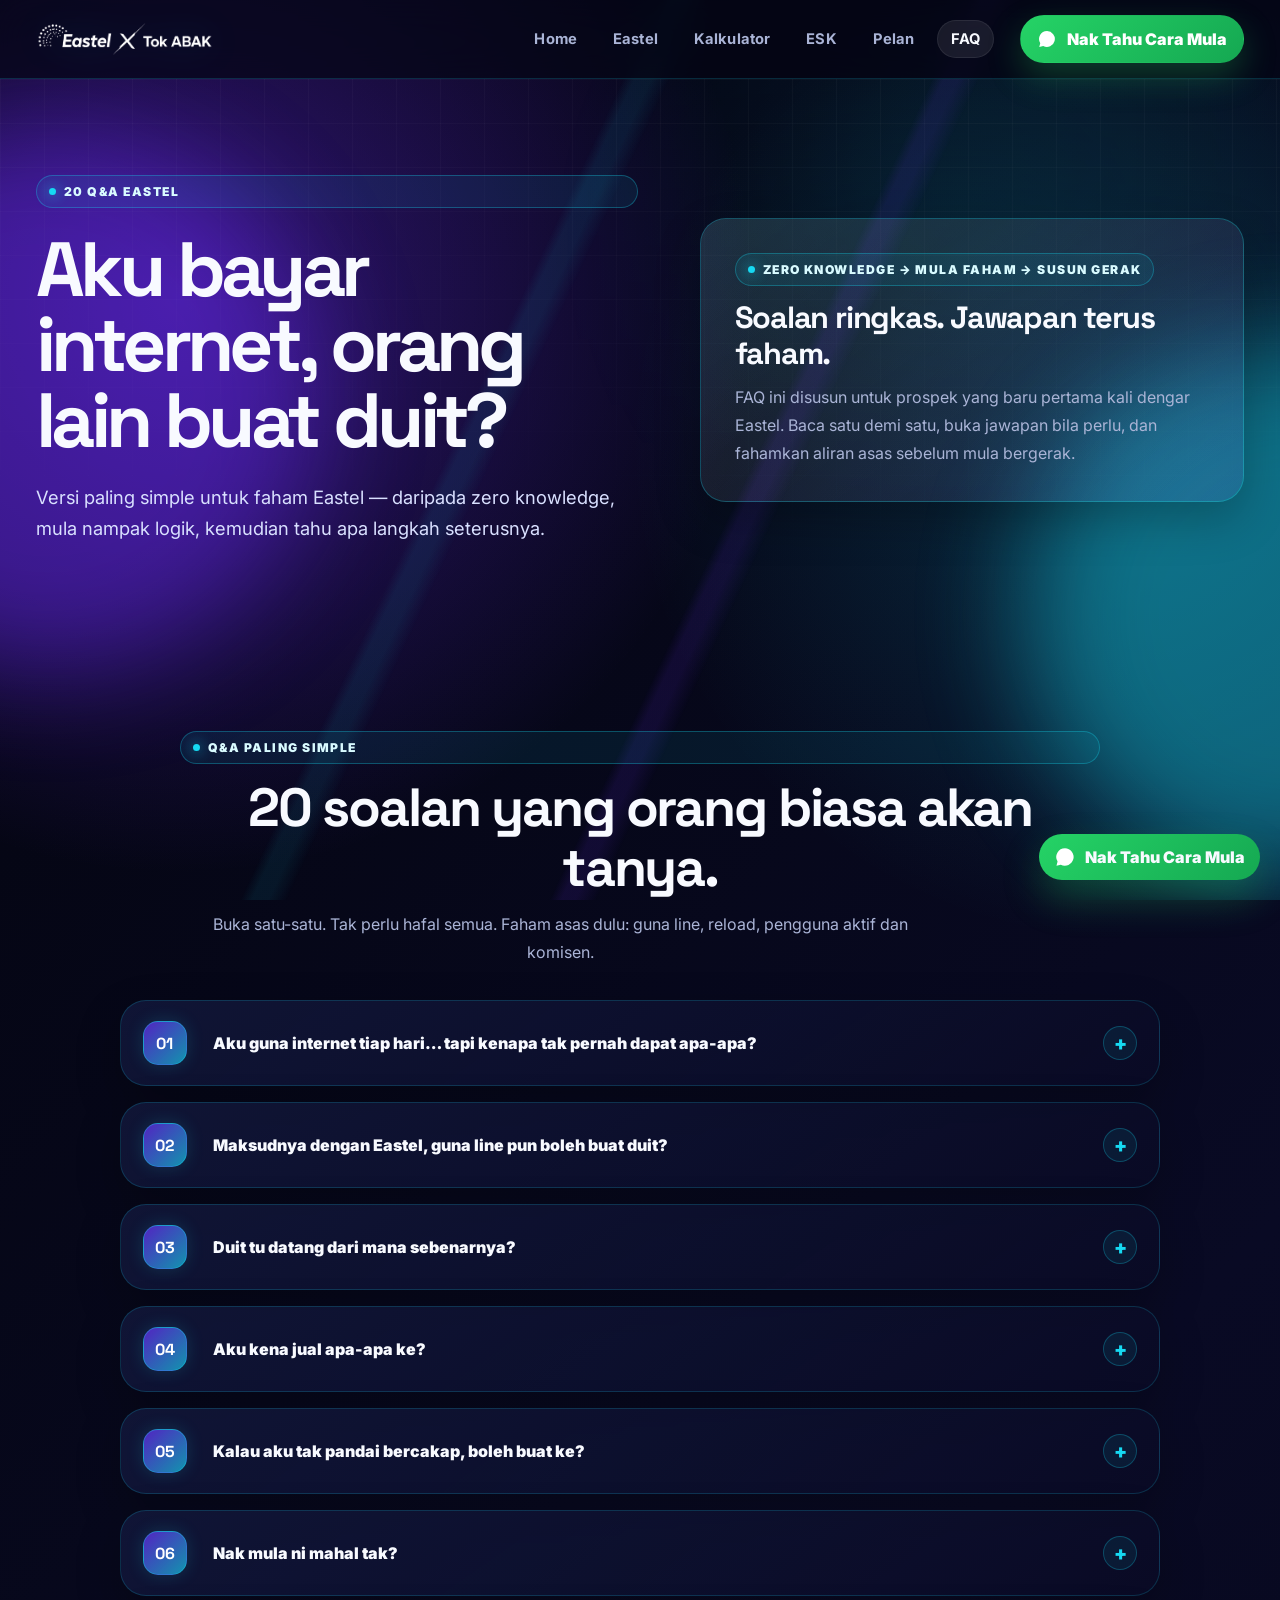
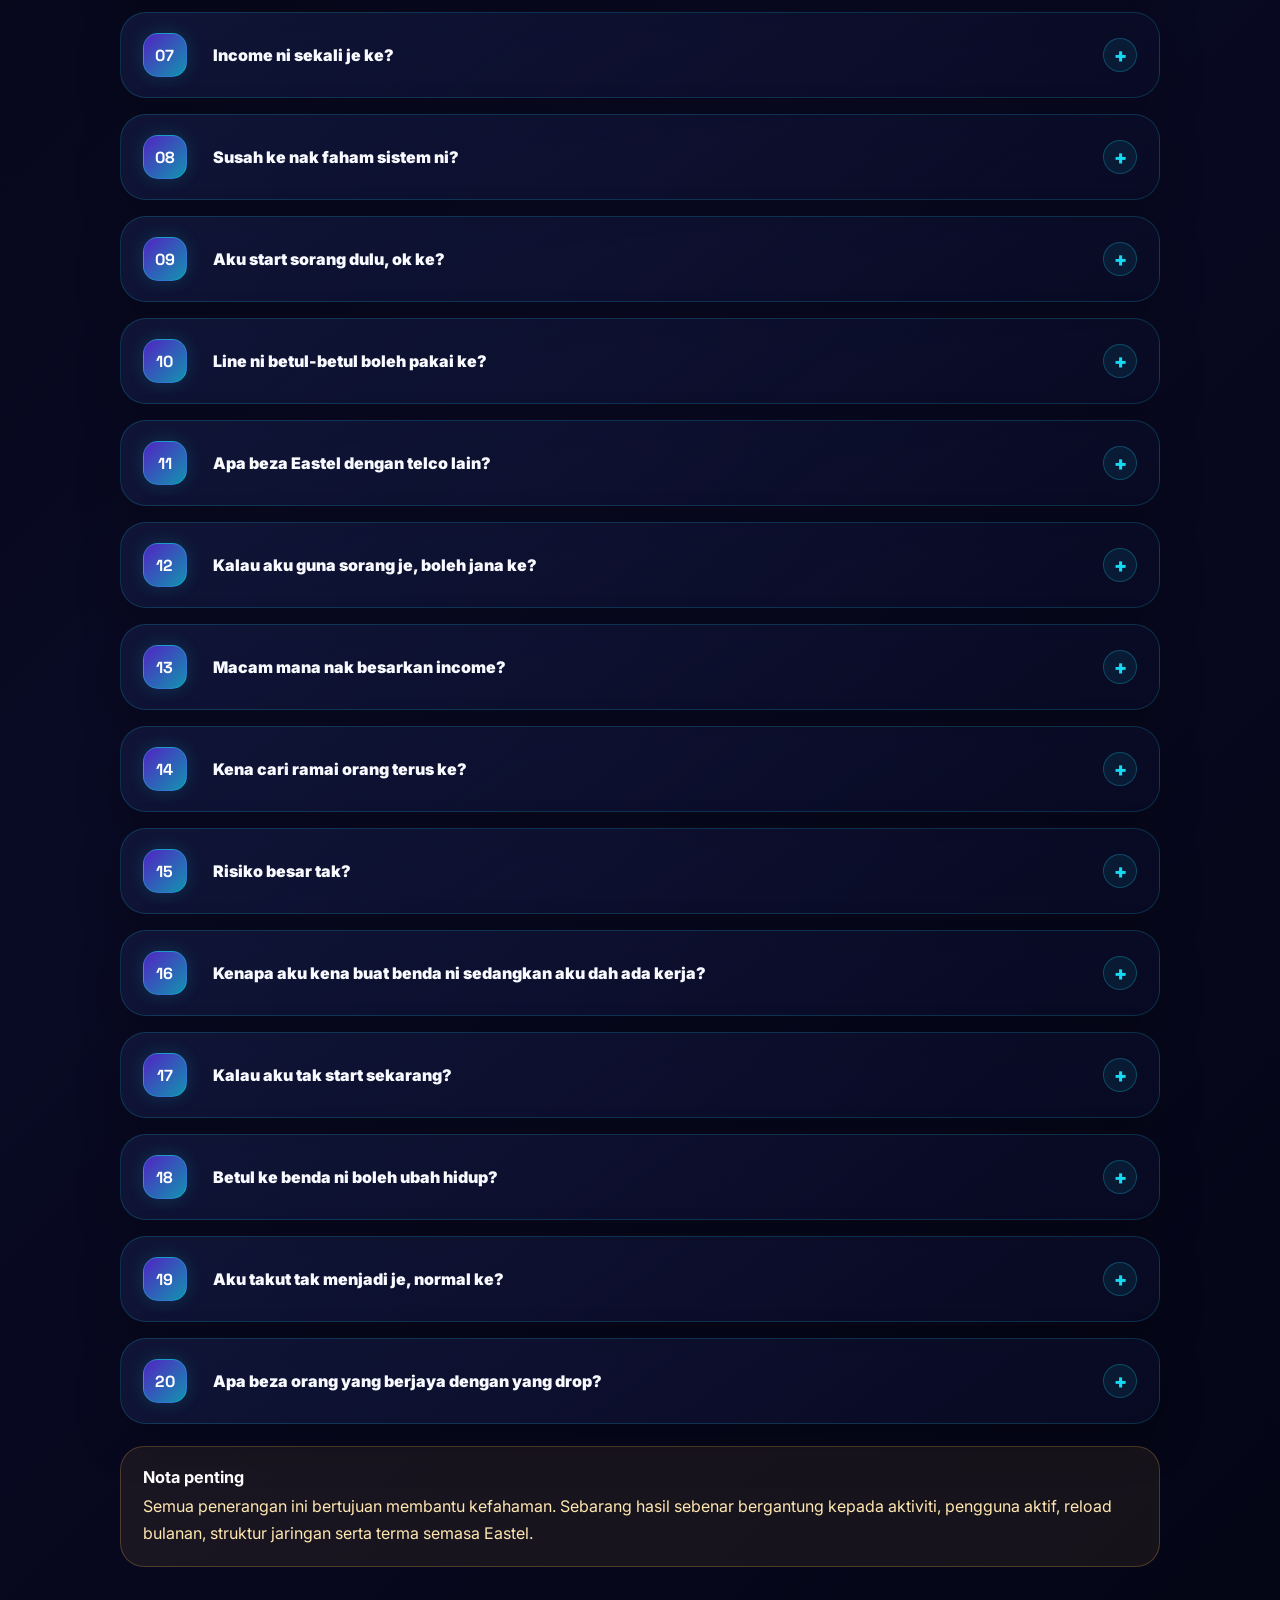
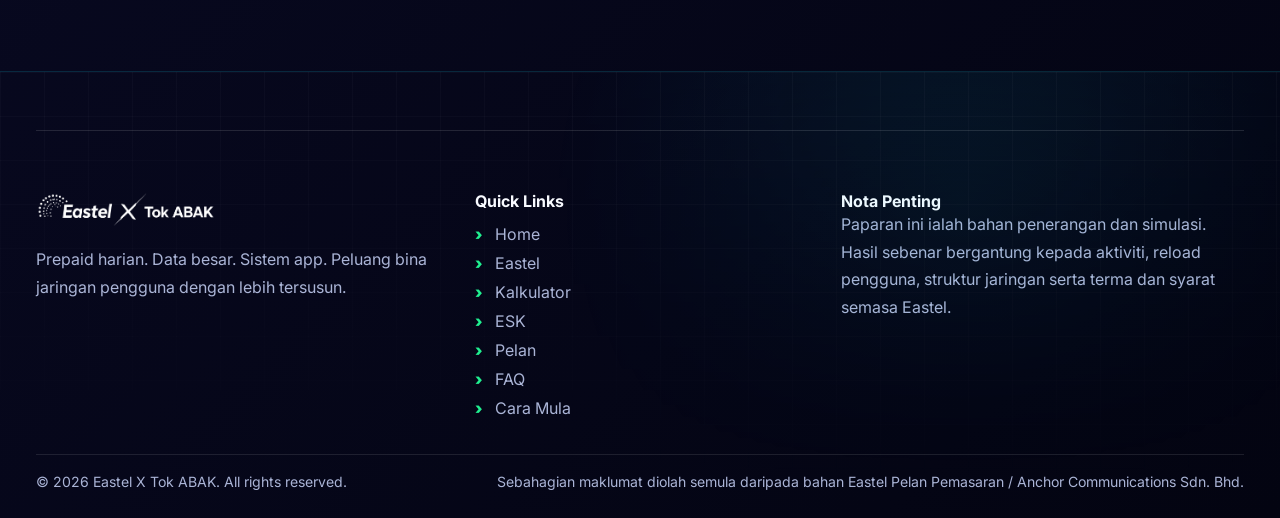
<file: faq/index.html>
<!doctype html>
<html lang="ms">
<head>
  <meta charset="utf-8">
  <meta name="viewport" content="width=device-width, initial-scale=1">
  <title>Eastel X Tok ABAK | FAQ</title>
  <meta name="description" content="Soalan lazim tentang Eastel, ESK, kalkulator, Pelan Pemasaran dan cara mula bersama Tok ABAK.">
  <meta property="og:title" content="Eastel X Tok ABAK | FAQ">
  <meta property="og:description" content="Soalan lazim tentang Eastel, ESK, kalkulator, Pelan Pemasaran dan cara mula bersama Tok ABAK.">
  <meta property="og:image" content="https://jtk-eastel.github.io/TokAbak/assets/og-eastel-tok-abak.png">
  <meta property="og:type" content="website">
  <meta name="twitter:card" content="summary_large_image">
  <link rel="icon" href="../assets/favicon.png">
  <link rel="preconnect" href="https://fonts.googleapis.com">
  <link rel="preconnect" href="https://fonts.gstatic.com" crossorigin>
  <link href="https://fonts.googleapis.com/css2?family=Inter:wght@400;500;600;700;800;900&family=Space+Grotesk:wght@600;700&display=swap" rel="stylesheet">
  <link rel="stylesheet" href="../style.css">
</head>
<body>
  <div class="site-bg" aria-hidden="true"><span class="orb orb-a"></span><span class="orb orb-b"></span></div>
  <header class="site-header">
  <div class="container nav-shell">
    <a class="brand" href="../"><img src="../assets/logo-eastel-x-tokabak-white.png" alt="Eastel X Tok ABAK"></a>
    <nav class="nav-links" aria-label="Navigasi utama"><a class="nav-link " href="../">Home</a>
<a class="nav-link " href="../eastel/">Eastel</a>
<a class="nav-link " href="../calculator/">Kalkulator</a>
<a class="nav-link " href="../esk/">ESK</a>
<a class="nav-link " href="../pelan-pemasaran/">Pelan</a>
<a class="nav-link active" href="../faq/">FAQ</a></nav>
    <a class="btn btn-primary nav-cta" href="https://api.whatsapp.com/send/?phone=601175947174&text=NakTahuCaraMula&type=phone_number&app_absent=0" target="_blank" rel="noopener"><img src="../assets/whatsapp-logo-white.svg" alt="">Nak Tahu Cara Mula</a>
    <button class="menu-toggle" aria-label="Buka menu" aria-expanded="false" data-menu-toggle><span></span><span></span><span></span></button>
  </div>
  <div class="mobile-panel" data-mobile-menu>
    <div class="mobile-panel-inner"><a class="mobile-link " href="../">Home</a>
<a class="mobile-link " href="../eastel/">Eastel</a>
<a class="mobile-link " href="../calculator/">Kalkulator</a>
<a class="mobile-link " href="../esk/">ESK</a>
<a class="mobile-link " href="../pelan-pemasaran/">Pelan</a>
<a class="mobile-link active" href="../faq/">FAQ</a><a class="btn btn-primary full" href="https://api.whatsapp.com/send/?phone=601175947174&text=NakTahuCaraMula&type=phone_number&app_absent=0" target="_blank" rel="noopener"><img src="../assets/whatsapp-logo-white.svg" alt="">Nak Tahu Cara Mula</a></div>
  </div>
</header>
<main>
<section class="hero section-dark cyber-bg faq-hero-v2">
  <div class="container hero-grid faq-hero-grid">
    <div class="hero-copy reveal">
      <span class="eyebrow">20 Q&amp;A Eastel</span>
      <h1>Aku bayar internet, orang lain buat duit?</h1>
      <p class="lead">Versi paling simple untuk faham Eastel — daripada zero knowledge, mula nampak logik, kemudian tahu apa langkah seterusnya.</p>
    </div>
    <div class="dashboard-card faq-summary-card reveal">
      <span class="eyebrow">Zero Knowledge → Mula Faham → Susun Gerak</span>
      <h3>Soalan ringkas. Jawapan terus faham.</h3>
      <p>FAQ ini disusun untuk prospek yang baru pertama kali dengar Eastel. Baca satu demi satu, buka jawapan bila perlu, dan fahamkan aliran asas sebelum mula bergerak.</p>
    </div>
  </div>
</section>
<section class="section faq-section-v2">
  <div class="container">
    <div class="section-head reveal faq-head-v2">
      <span class="eyebrow">Q&amp;A Paling Simple</span>
      <h2>20 soalan yang orang biasa akan tanya.</h2>
      <p>Buka satu-satu. Tak perlu hafal semua. Faham asas dulu: guna line, reload, pengguna aktif dan komisen.</p>
    </div>
    <div class="faq-list faq-list-v2"><article class="faq-item faq-item-v2 reveal">
  <button class="faq-question faq-question-v2" aria-expanded="false">
    <span class="faq-q-left"><span class="faq-number">01</span><span>Aku guna internet tiap hari… tapi kenapa tak pernah dapat apa-apa?</span></span>
    <span class="faq-icon" aria-hidden="true">+</span>
  </button>
  <div class="faq-answer"><div><p>Sebab kita guna sebagai pengguna sahaja. Tak ada sistem untuk jana pendapatan daripada penggunaan itu.</p></div></div>
</article>
<article class="faq-item faq-item-v2 reveal">
  <button class="faq-question faq-question-v2" aria-expanded="false">
    <span class="faq-q-left"><span class="faq-number">02</span><span>Maksudnya dengan Eastel, guna line pun boleh buat duit?</span></span>
    <span class="faq-icon" aria-hidden="true">+</span>
  </button>
  <div class="faq-answer"><div><p>Ya. Kita guna macam biasa, tetapi ada struktur yang memberi ruang untuk earning melalui penggunaan dan reload dalam jaringan.</p></div></div>
</article>
<article class="faq-item faq-item-v2 reveal">
  <button class="faq-question faq-question-v2" aria-expanded="false">
    <span class="faq-q-left"><span class="faq-number">03</span><span>Duit tu datang dari mana sebenarnya?</span></span>
    <span class="faq-icon" aria-hidden="true">+</span>
  </button>
  <div class="faq-answer"><div><p>Daripada topup bulanan pengguna dalam network kita. Mereka guna dan reload, kita dapat komisen mengikut struktur yang ditetapkan.</p></div></div>
</article>
<article class="faq-item faq-item-v2 reveal">
  <button class="faq-question faq-question-v2" aria-expanded="false">
    <span class="faq-q-left"><span class="faq-number">04</span><span>Aku kena jual apa-apa ke?</span></span>
    <span class="faq-icon" aria-hidden="true">+</span>
  </button>
  <div class="faq-answer"><div><p>Tak perlu jual macam salesman. Cuma berkongsi benda yang semua orang memang guna — internet.</p></div></div>
</article>
<article class="faq-item faq-item-v2 reveal">
  <button class="faq-question faq-question-v2" aria-expanded="false">
    <span class="faq-q-left"><span class="faq-number">05</span><span>Kalau aku tak pandai bercakap, boleh buat ke?</span></span>
    <span class="faq-icon" aria-hidden="true">+</span>
  </button>
  <div class="faq-answer"><div><p>Boleh. Yang penting orang mula guna line internet. Bila mereka reload, komisen boleh terbentuk mengikut struktur.</p></div></div>
</article>
<article class="faq-item faq-item-v2 reveal">
  <button class="faq-question faq-question-v2" aria-expanded="false">
    <span class="faq-q-left"><span class="faq-number">06</span><span>Nak mula ni mahal tak?</span></span>
    <span class="faq-icon" aria-hidden="true">+</span>
  </button>
  <div class="faq-answer"><div><p>Tak. Serendah RM10 sudah boleh mula.</p></div></div>
</article>
<article class="faq-item faq-item-v2 reveal">
  <button class="faq-question faq-question-v2" aria-expanded="false">
    <span class="faq-q-left"><span class="faq-number">07</span><span>Income ni sekali je ke?</span></span>
    <span class="faq-icon" aria-hidden="true">+</span>
  </button>
  <div class="faq-answer"><div><p>Tidak. Selagi pengguna terus guna dan reload, selagi itu komisen reload boleh berlaku mengikut struktur semasa.</p></div></div>
</article>
<article class="faq-item faq-item-v2 reveal">
  <button class="faq-question faq-question-v2" aria-expanded="false">
    <span class="faq-q-left"><span class="faq-number">08</span><span>Susah ke nak faham sistem ni?</span></span>
    <span class="faq-icon" aria-hidden="true">+</span>
  </button>
  <div class="faq-answer"><div><p>Awal-awal mungkin blur sikit. Tapi ikut langkah yang ditunjukkan, lama-lama akan jadi biasa.</p></div></div>
</article>
<article class="faq-item faq-item-v2 reveal">
  <button class="faq-question faq-question-v2" aria-expanded="false">
    <span class="faq-q-left"><span class="faq-number">09</span><span>Aku start sorang dulu, ok ke?</span></span>
    <span class="faq-icon" aria-hidden="true">+</span>
  </button>
  <div class="faq-answer"><div><p>Memang semua orang bermula sorang. Selepas itu baru berkembang ikut usaha dan konsisten.</p></div></div>
</article>
<article class="faq-item faq-item-v2 reveal">
  <button class="faq-question faq-question-v2" aria-expanded="false">
    <span class="faq-q-left"><span class="faq-number">10</span><span>Line ni betul-betul boleh pakai ke?</span></span>
    <span class="faq-icon" aria-hidden="true">+</span>
  </button>
  <div class="faq-answer"><div><p>Ia memang line untuk penggunaan harian. Kalau produk tak boleh digunakan, susah untuk bina pengguna aktif.</p></div></div>
</article>
<article class="faq-item faq-item-v2 reveal">
  <button class="faq-question faq-question-v2" aria-expanded="false">
    <span class="faq-q-left"><span class="faq-number">11</span><span>Apa beza Eastel dengan telco lain?</span></span>
    <span class="faq-icon" aria-hidden="true">+</span>
  </button>
  <div class="faq-answer"><div><p>Telco biasa: bayar dan habis. Eastel: bayar untuk guna, dan ada peluang membina komisen melalui jaringan pengguna.</p></div></div>
</article>
<article class="faq-item faq-item-v2 reveal">
  <button class="faq-question faq-question-v2" aria-expanded="false">
    <span class="faq-q-left"><span class="faq-number">12</span><span>Kalau aku guna sorang je, boleh jana ke?</span></span>
    <span class="faq-icon" aria-hidden="true">+</span>
  </button>
  <div class="faq-answer"><div><p>Kalau guna seorang sahaja, manfaat utamanya ialah penggunaan internet. Komisen datang bila kita kenalkan orang lain untuk guna line Eastel.</p></div></div>
</article>
<article class="faq-item faq-item-v2 reveal">
  <button class="faq-question faq-question-v2" aria-expanded="false">
    <span class="faq-q-left"><span class="faq-number">13</span><span>Macam mana nak besarkan income?</span></span>
    <span class="faq-icon" aria-hidden="true">+</span>
  </button>
  <div class="faq-answer"><div><p>Tambah pengguna aktif dalam network. Lebih ramai yang guna dan reload, lebih besar potensi komisen.</p></div></div>
</article>
<article class="faq-item faq-item-v2 reveal">
  <button class="faq-question faq-question-v2" aria-expanded="false">
    <span class="faq-q-left"><span class="faq-number">14</span><span>Kena cari ramai orang terus ke?</span></span>
    <span class="faq-icon" aria-hidden="true">+</span>
  </button>
  <div class="faq-answer"><div><p>Tak. Mula kecil, tetapi konsisten. Yang penting bergerak, bukan tunggu semuanya sempurna.</p></div></div>
</article>
<article class="faq-item faq-item-v2 reveal">
  <button class="faq-question faq-question-v2" aria-expanded="false">
    <span class="faq-q-left"><span class="faq-number">15</span><span>Risiko besar tak?</span></span>
    <span class="faq-icon" aria-hidden="true">+</span>
  </button>
  <div class="faq-answer"><div><p>Risikonya rendah kerana kos mula kecil. Kalau tidak meneruskan, SIM masih boleh digunakan sebagai line internet.</p></div></div>
</article>
<article class="faq-item faq-item-v2 reveal">
  <button class="faq-question faq-question-v2" aria-expanded="false">
    <span class="faq-q-left"><span class="faq-number">16</span><span>Kenapa aku kena buat benda ni sedangkan aku dah ada kerja?</span></span>
    <span class="faq-icon" aria-hidden="true">+</span>
  </button>
  <div class="faq-answer"><div><p>Sebab kos hidup semakin naik, dan satu sumber pendapatan sahaja semakin sempit untuk ramai orang.</p></div></div>
</article>
<article class="faq-item faq-item-v2 reveal">
  <button class="faq-question faq-question-v2" aria-expanded="false">
    <span class="faq-q-left"><span class="faq-number">17</span><span>Kalau aku tak start sekarang?</span></span>
    <span class="faq-icon" aria-hidden="true">+</span>
  </button>
  <div class="faq-answer"><div><p>Tak jadi apa-apa. Cuma beberapa bulan lagi, keadaan mungkin masih sama jika tiada langkah baru dibuat.</p></div></div>
</article>
<article class="faq-item faq-item-v2 reveal">
  <button class="faq-question faq-question-v2" aria-expanded="false">
    <span class="faq-q-left"><span class="faq-number">18</span><span>Betul ke benda ni boleh ubah hidup?</span></span>
    <span class="faq-icon" aria-hidden="true">+</span>
  </button>
  <div class="faq-answer"><div><p>Boleh membantu jika dibuat dengan tindakan dan konsisten. Kalau sekadar tengok tanpa bergerak, memang tak ke mana.</p></div></div>
</article>
<article class="faq-item faq-item-v2 reveal">
  <button class="faq-question faq-question-v2" aria-expanded="false">
    <span class="faq-q-left"><span class="faq-number">19</span><span>Aku takut tak menjadi je, normal ke?</span></span>
    <span class="faq-icon" aria-hidden="true">+</span>
  </button>
  <div class="faq-answer"><div><p>Normal. Semua orang ada rasa takut masa mula. Bezanya, ada yang tetap mula bergerak, ada yang tunggu sampai tak mula.</p></div></div>
</article>
<article class="faq-item faq-item-v2 reveal">
  <button class="faq-question faq-question-v2" aria-expanded="false">
    <span class="faq-q-left"><span class="faq-number">20</span><span>Apa beza orang yang berjaya dengan yang drop?</span></span>
    <span class="faq-icon" aria-hidden="true">+</span>
  </button>
  <div class="faq-answer"><div><p>Yang berjaya terus buat walaupun perlahan. Yang drop biasanya tunggu nak sempurna dahulu sebelum mula.</p></div></div>
</article></div>
    <div class="faq-note reveal">
      <strong>Nota penting</strong>
      <p>Semua penerangan ini bertujuan membantu kefahaman. Sebarang hasil sebenar bergantung kepada aktiviti, pengguna aktif, reload bulanan, struktur jaringan serta terma semasa Eastel.</p>
    </div>
  </div>
</section>
</main>
<footer class="site-footer section-dark upgraded-footer">
  <div class="container footer-grid">
    <div class="footer-brand">
      <img src="../assets/logo-eastel-x-tokabak-white.png" alt="Eastel X Tok ABAK">
      <p>Prepaid harian. Data besar. Sistem app. Peluang bina jaringan pengguna dengan lebih tersusun.</p>
    </div>
    <div class="footer-links arrow-links">
      <strong>Quick Links</strong>
      <div><a href="../">Home</a><a href="../eastel/">Eastel</a><a href="../calculator/">Kalkulator</a><a href="../esk/">ESK</a><a href="../pelan-pemasaran/">Pelan</a><a href="../faq/">FAQ</a><a href="https://api.whatsapp.com/send/?phone=601175947174&text=NakTahuCaraMula&type=phone_number&app_absent=0" target="_blank" rel="noopener">Cara Mula</a></div>
    </div>
    <div class="footer-note">
      <strong>Nota Penting</strong>
      <p>Paparan ini ialah bahan penerangan dan simulasi. Hasil sebenar bergantung kepada aktiviti, reload pengguna, struktur jaringan serta terma dan syarat semasa Eastel.</p>
    </div>
  </div>
  <div class="container footer-bottom"><span>© 2026 Eastel X Tok ABAK. All rights reserved.</span><span>Sebahagian maklumat diolah semula daripada bahan Eastel Pelan Pemasaran / Anchor Communications Sdn. Bhd.</span></div>
</footer>
<a class="floating-wa" href="https://api.whatsapp.com/send/?phone=601175947174&text=NakTahuCaraMula&type=phone_number&app_absent=0" target="_blank" rel="noopener" aria-label="Nak Tahu Cara Mula"><img src="../assets/whatsapp-logo-white.svg" alt=""><span>Nak Tahu Cara Mula</span></a>
<script src="../script.js"></script>
</body>
</html>
</file>
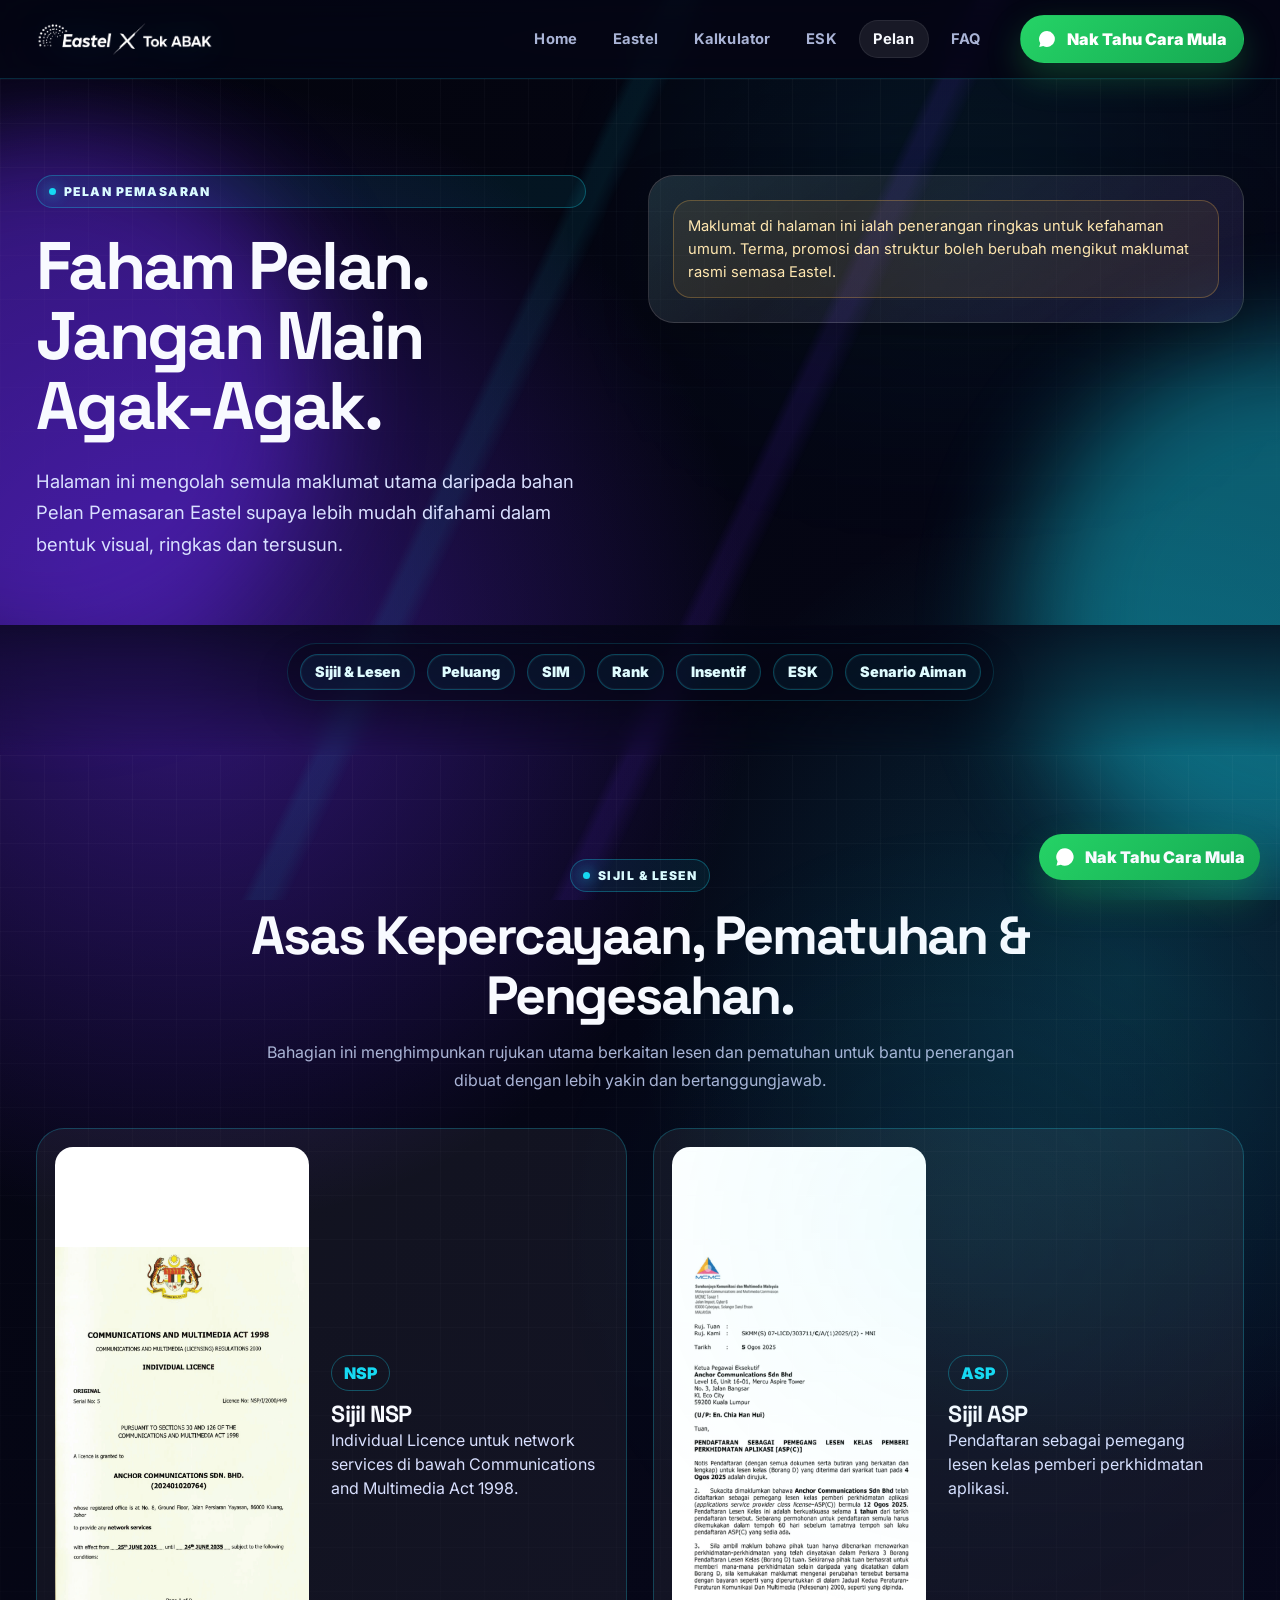
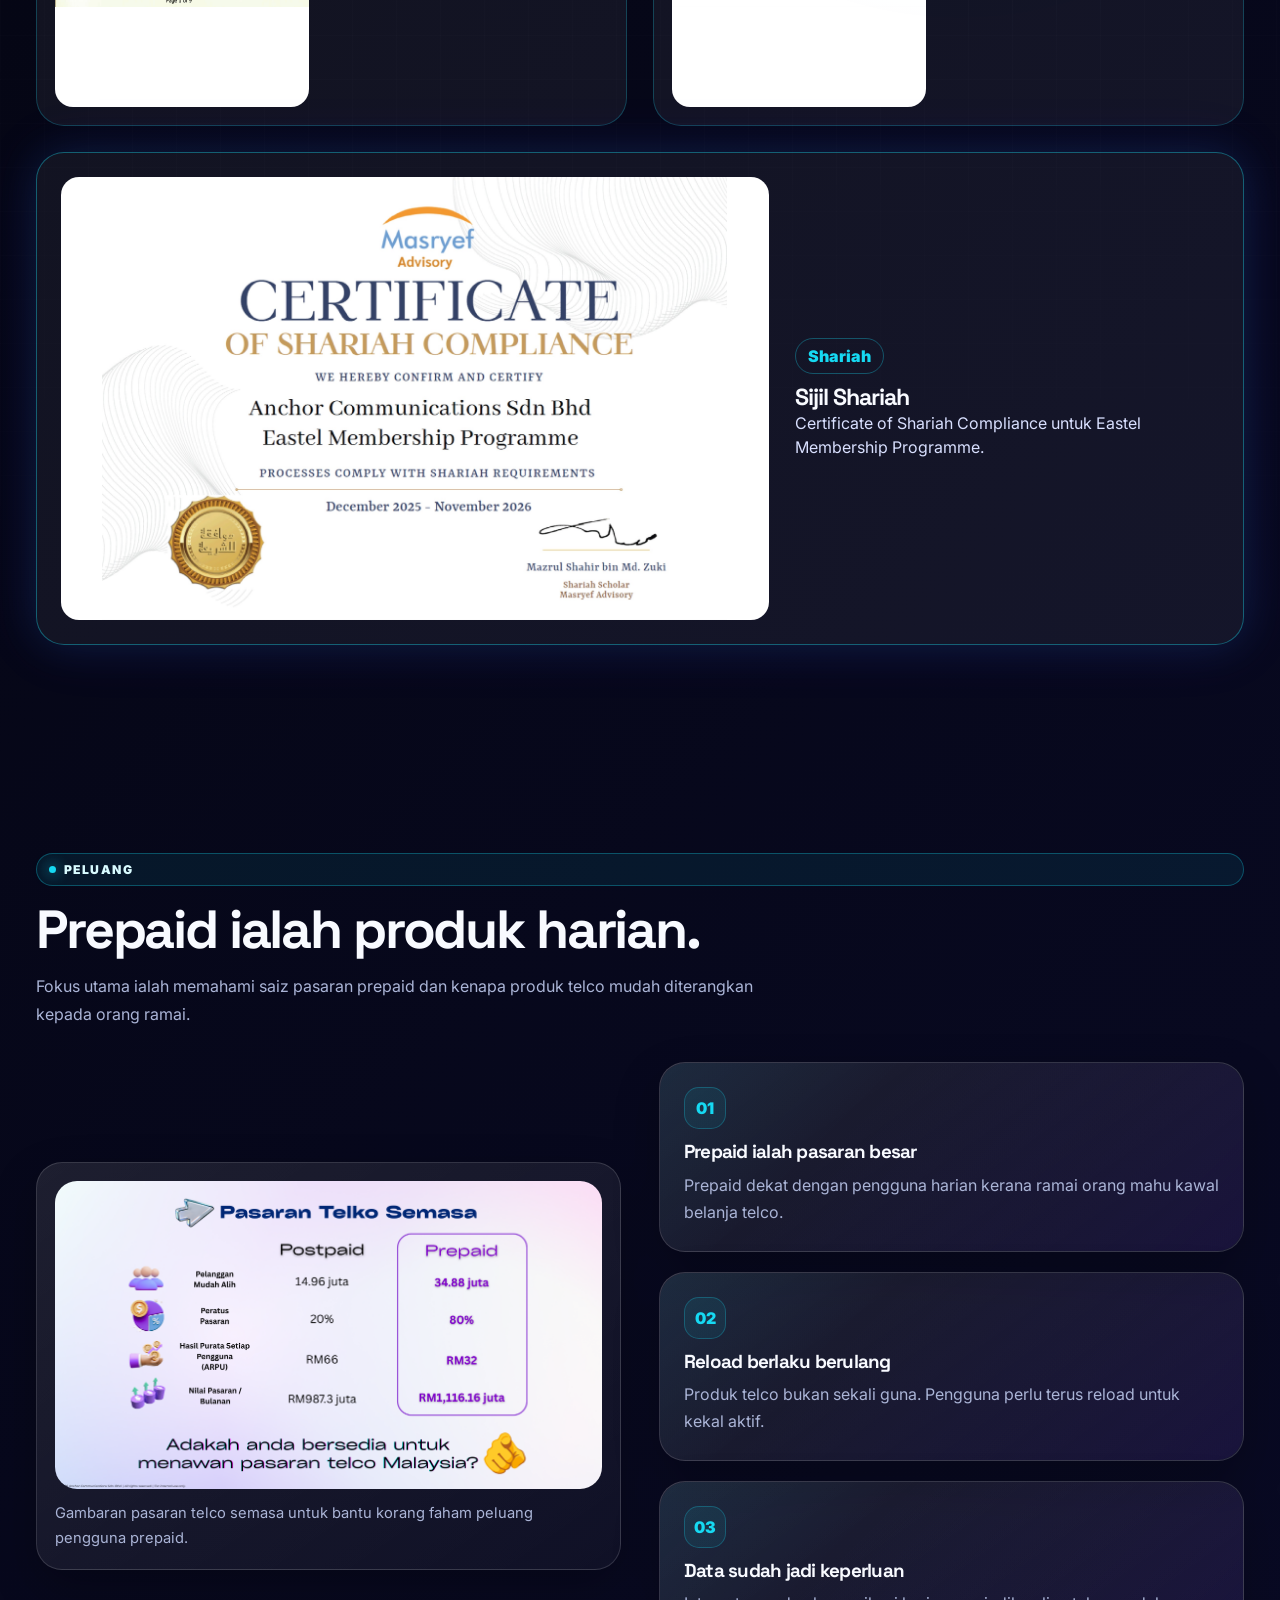
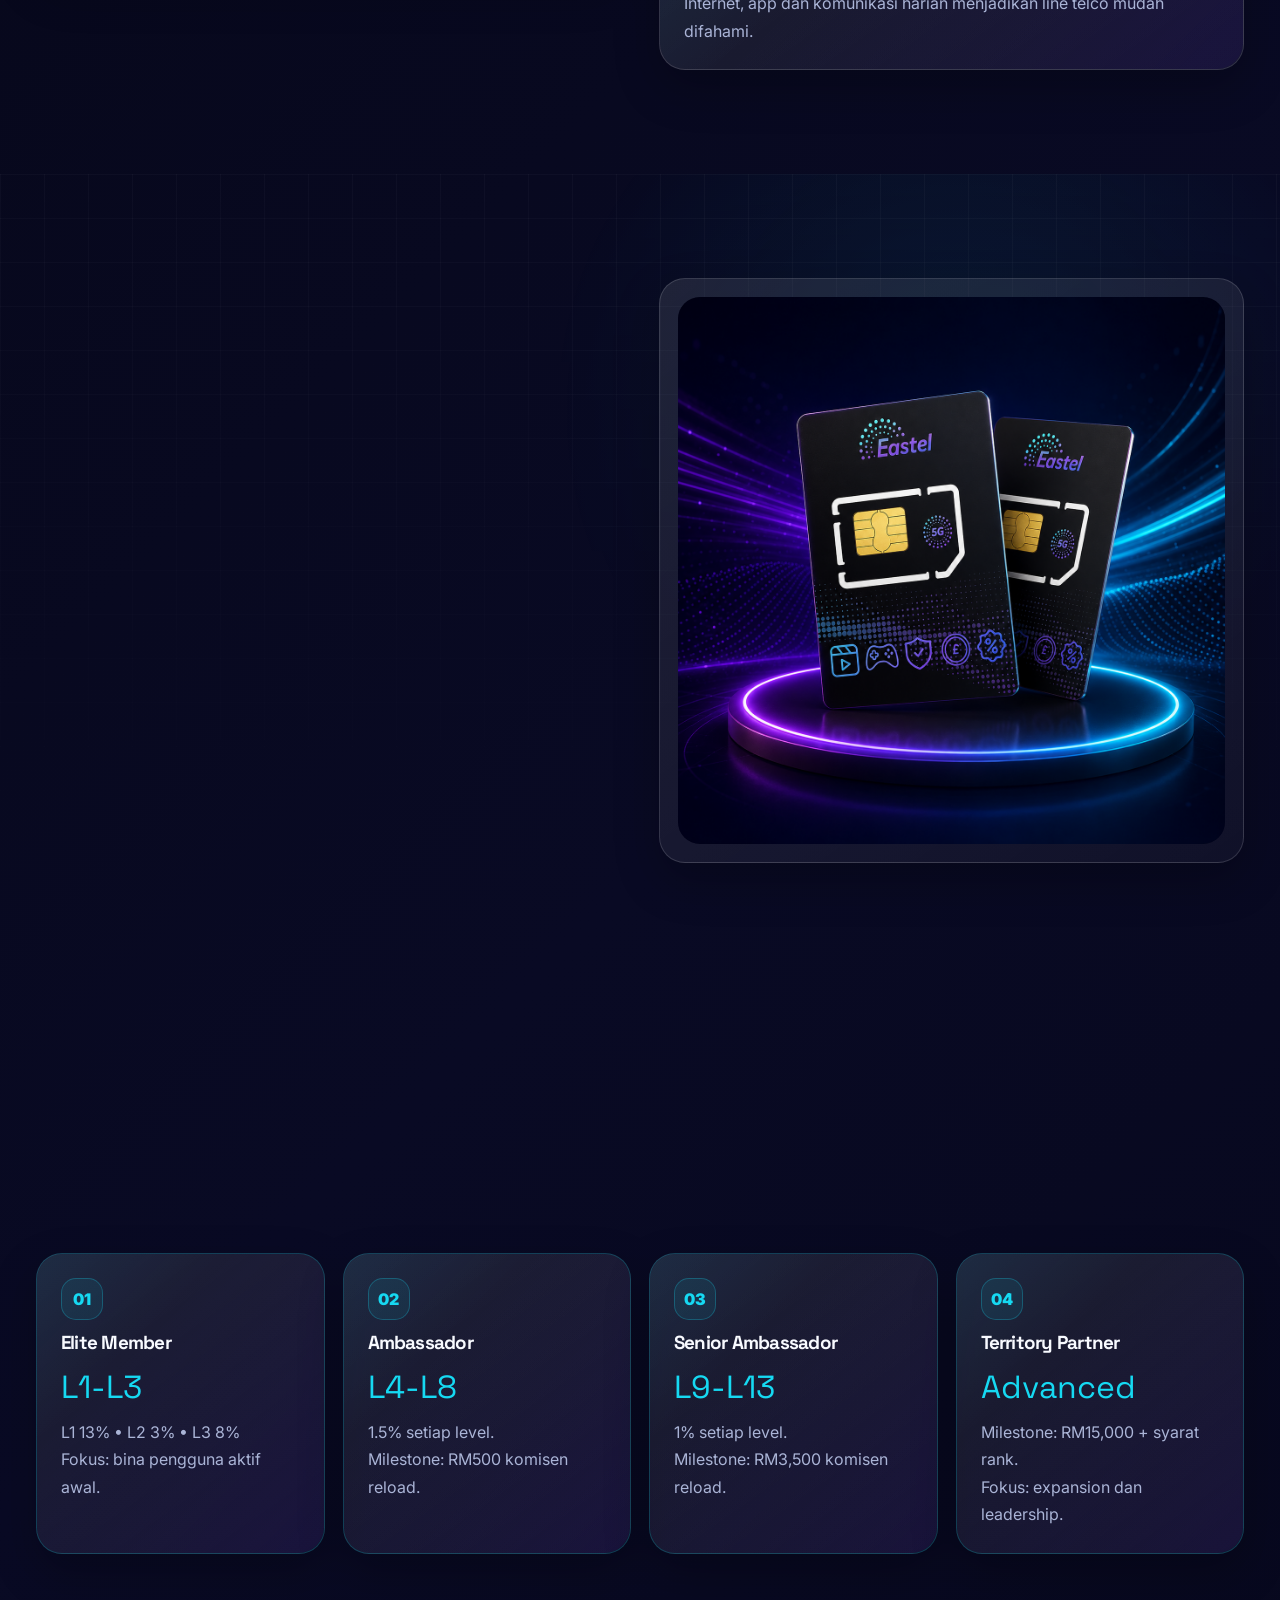
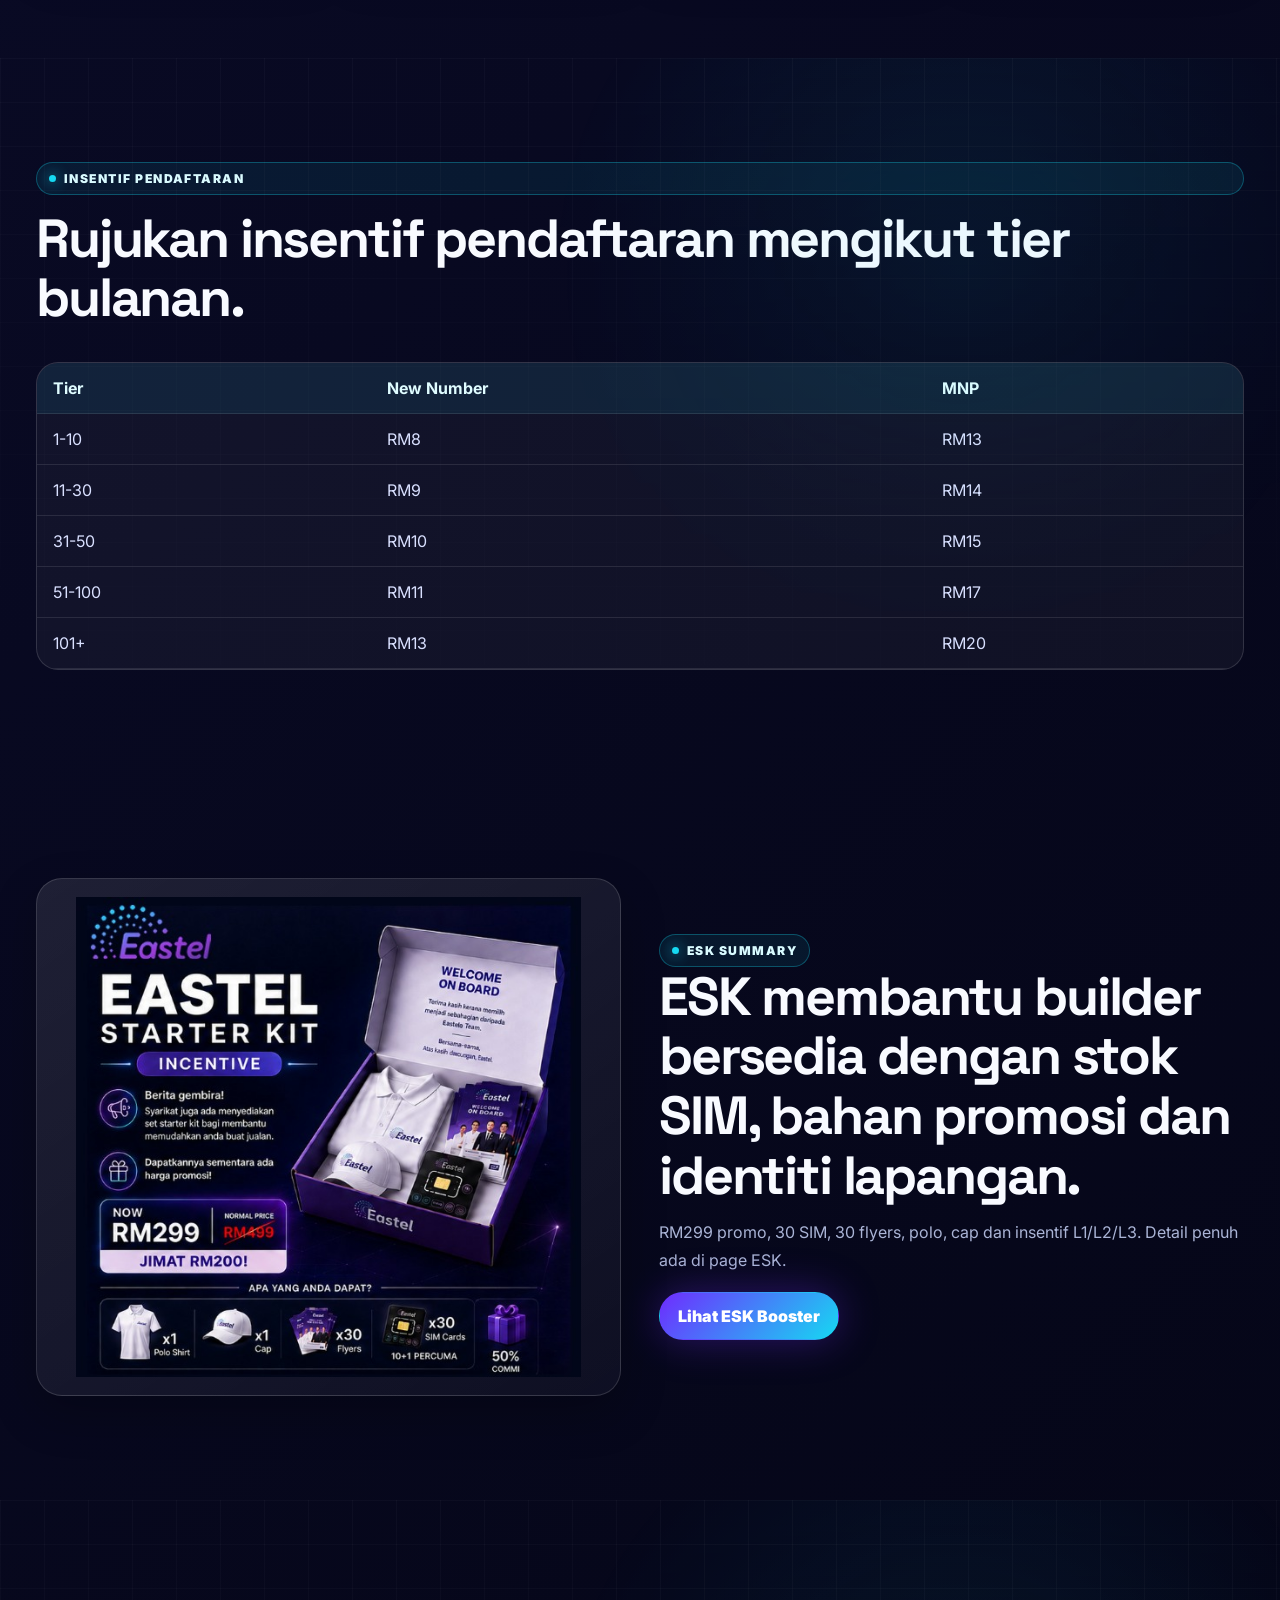
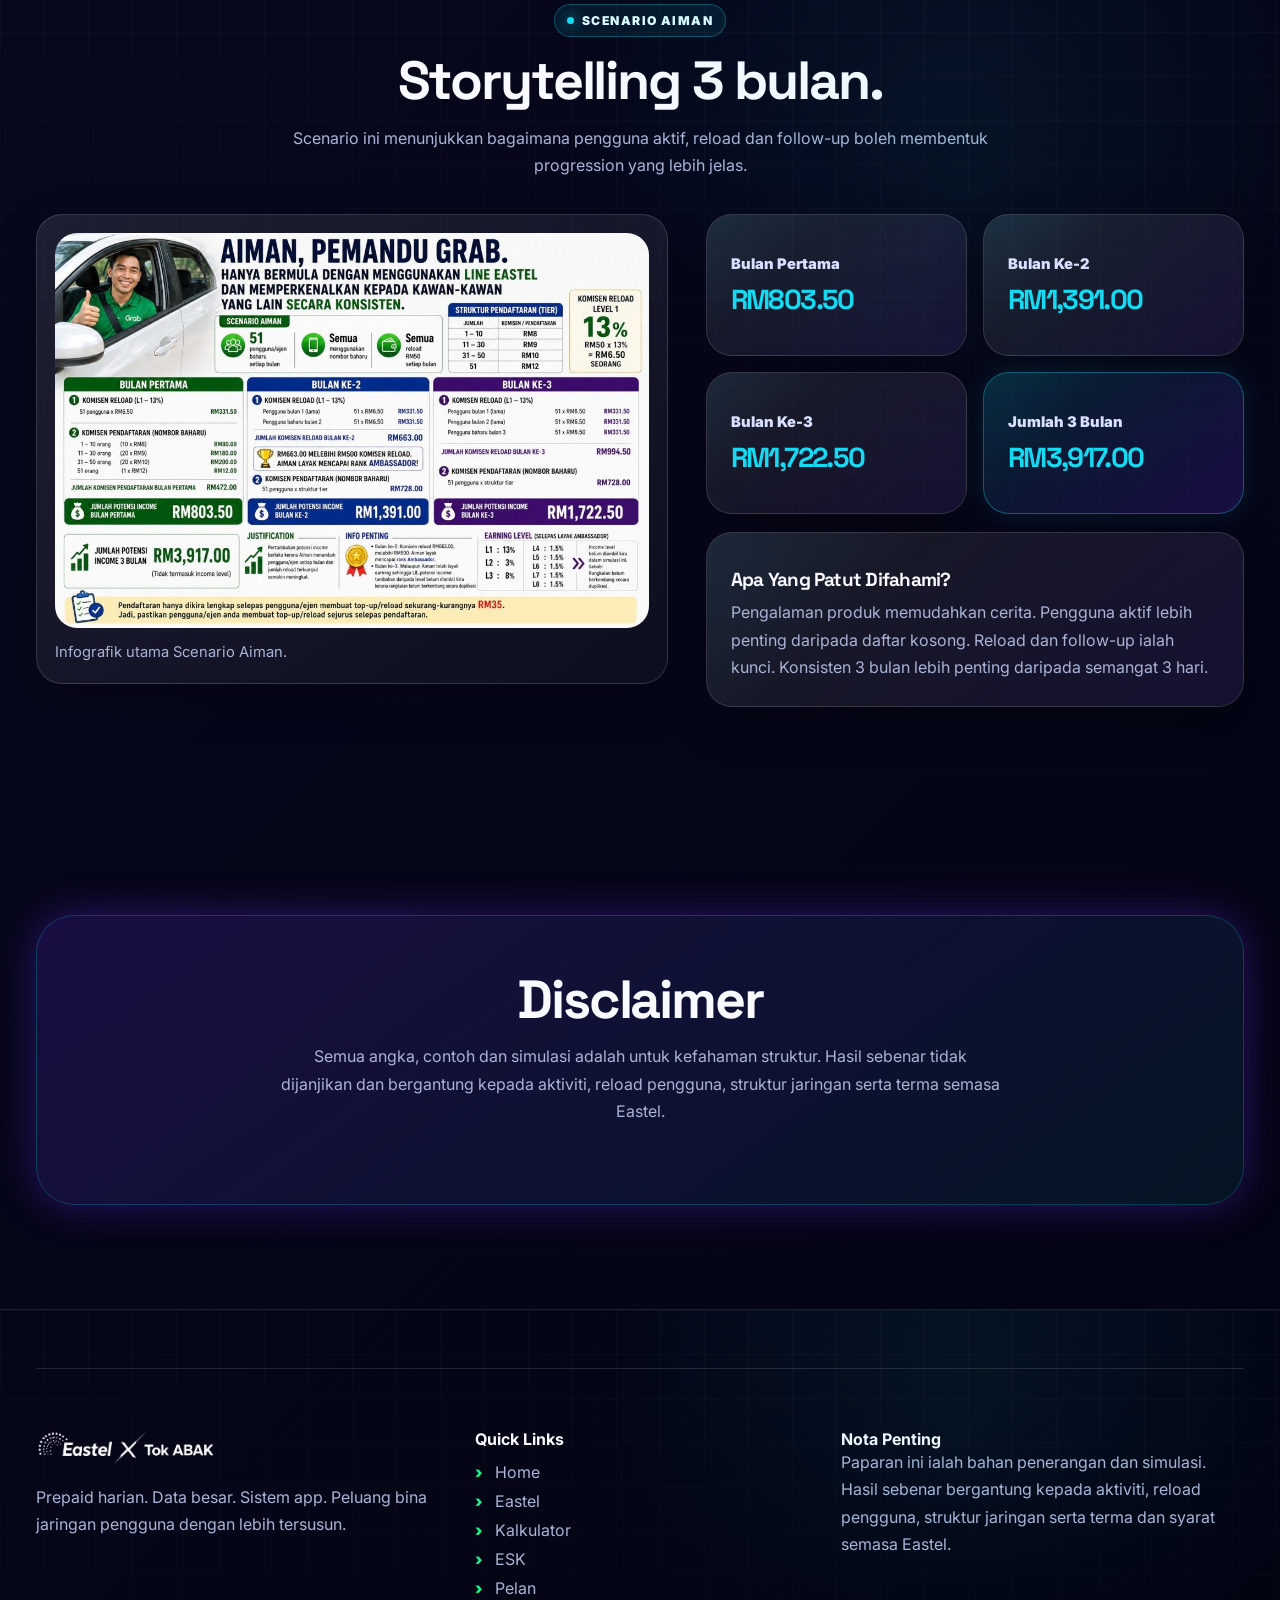
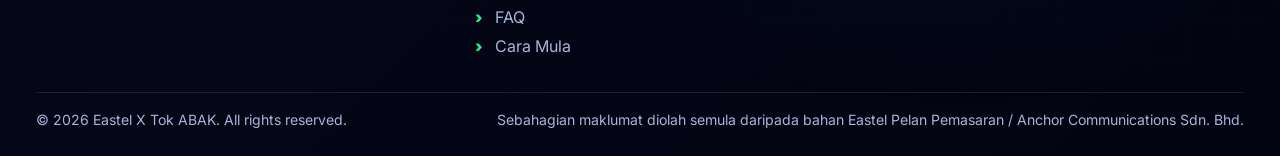
<file: pelan-pemasaran/index.html>
<!doctype html>
<html lang="ms">
<head>
  <meta charset="utf-8">
  <meta name="viewport" content="width=device-width, initial-scale=1">
  <title>Eastel X Tok ABAK | Pelan Pemasaran</title>
  <meta name="description" content="Pelan Pemasaran Eastel dalam bentuk visual, ringkas dan tersusun termasuk sijil, lesen, rank, insentif dan simulasi.">
  <meta property="og:title" content="Eastel X Tok ABAK | Pelan Pemasaran">
  <meta property="og:description" content="Pelan Pemasaran Eastel dalam bentuk visual, ringkas dan tersusun termasuk sijil, lesen, rank, insentif dan simulasi.">
  <meta property="og:image" content="https://jtk-eastel.github.io/TokAbak/assets/og-eastel-tok-abak.png">
  <meta property="og:type" content="website">
  <meta name="twitter:card" content="summary_large_image">
  <link rel="icon" href="../assets/favicon.png">
  <link rel="preconnect" href="https://fonts.googleapis.com">
  <link rel="preconnect" href="https://fonts.gstatic.com" crossorigin>
  <link href="https://fonts.googleapis.com/css2?family=Inter:wght@400;500;600;700;800;900&family=Space+Grotesk:wght@600;700&display=swap" rel="stylesheet">
  <link rel="stylesheet" href="../style.css">
</head>
<body>
  <div class="site-bg" aria-hidden="true"><span class="orb orb-a"></span><span class="orb orb-b"></span></div>
  <header class="site-header">
  <div class="container nav-shell">
    <a class="brand" href="../"><img src="../assets/logo-eastel-x-tokabak-white.png" alt="Eastel X Tok ABAK"></a>
    <nav class="nav-links" aria-label="Navigasi utama"><a class="nav-link " href="../">Home</a>
<a class="nav-link " href="../eastel/">Eastel</a>
<a class="nav-link " href="../calculator/">Kalkulator</a>
<a class="nav-link " href="../esk/">ESK</a>
<a class="nav-link active" href="../pelan-pemasaran/">Pelan</a>
<a class="nav-link " href="../faq/">FAQ</a></nav>
    <a class="btn btn-primary nav-cta" href="https://api.whatsapp.com/send/?phone=601175947174&text=NakTahuCaraMula&type=phone_number&app_absent=0" target="_blank" rel="noopener"><img src="../assets/whatsapp-logo-white.svg" alt="">Nak Tahu Cara Mula</a>
    <button class="menu-toggle" aria-label="Buka menu" aria-expanded="false" data-menu-toggle><span></span><span></span><span></span></button>
  </div>
  <div class="mobile-panel" data-mobile-menu>
    <div class="mobile-panel-inner"><a class="mobile-link " href="../">Home</a>
<a class="mobile-link " href="../eastel/">Eastel</a>
<a class="mobile-link " href="../calculator/">Kalkulator</a>
<a class="mobile-link " href="../esk/">ESK</a>
<a class="mobile-link active" href="../pelan-pemasaran/">Pelan</a>
<a class="mobile-link " href="../faq/">FAQ</a><a class="btn btn-primary full" href="https://api.whatsapp.com/send/?phone=601175947174&text=NakTahuCaraMula&type=phone_number&app_absent=0" target="_blank" rel="noopener"><img src="../assets/whatsapp-logo-white.svg" alt="">Nak Tahu Cara Mula</a></div>
  </div>
</header>

<main>
<section class="hero page-hero section-dark cyber-bg">
  <div class="container hero-grid"><div class="hero-copy reveal"><span class="eyebrow">Pelan Pemasaran</span><h1>Faham Pelan. Jangan Main Agak-Agak.</h1><p class="lead">Halaman ini mengolah semula maklumat utama daripada bahan Pelan Pemasaran Eastel supaya lebih mudah difahami dalam bentuk visual, ringkas dan tersusun.</p></div><div class="dashboard-card reveal"><p class="disclaimer">Maklumat di halaman ini ialah penerangan ringkas untuk kefahaman umum. Terma, promosi dan struktur boleh berubah mengikut maklumat rasmi semasa Eastel.</p></div></div>
</section>
<section class="section nav-strip-section"><div class="container"><nav class="chapter-pills chapter-pills-clean" aria-label="Navigasi Pelan Pemasaran"><a href="#trust">Sijil & Lesen</a><a href="#market">Peluang</a><a href="#sim">SIM</a><a href="#rank">Rank</a><a href="#insentif">Insentif</a><a href="#esk-summary">ESK</a><a href="#aiman">Senario Aiman</a></nav></div></section>
<section id="trust" class="section section-dark cert-hero-section">
  <div class="container section-head center reveal"><span class="eyebrow">Sijil & Lesen</span><h2>Asas Kepercayaan, Pematuhan & Pengesahan.</h2><p>Bahagian ini menghimpunkan rujukan utama berkaitan lesen dan pematuhan untuk bantu penerangan dibuat dengan lebih yakin dan bertanggungjawab.</p></div>
  <div class="container certificate-showcase certificate-showcase-v14">
    <article class="certificate-card cert-portrait reveal"><img src="../assets/pelan/sijil-nsp.jpeg" alt="Sijil NSP Anchor Communications"><div><span class="cert-badge">NSP</span><h3>Sijil NSP</h3><p>Individual Licence untuk network services di bawah Communications and Multimedia Act 1998.</p></div></article>
    <article class="certificate-card cert-portrait reveal"><img src="../assets/pelan/sijil-asp.jpeg" alt="Sijil ASP Anchor Communications"><div><span class="cert-badge">ASP</span><h3>Sijil ASP</h3><p>Pendaftaran sebagai pemegang lesen kelas pemberi perkhidmatan aplikasi.</p></div></article>
    <article class="certificate-card cert-landscape reveal"><img src="../assets/pelan/sijil-shariah.jpeg" alt="Certificate of Shariah Compliance Eastel"><div><span class="cert-badge">Shariah</span><h3>Sijil Shariah</h3><p>Certificate of Shariah Compliance untuk Eastel Membership Programme.</p></div></article>
  </div>
</section>
<section id="market" class="section"><div class="container section-head reveal"><span class="eyebrow">Peluang</span><h2>Prepaid ialah produk harian.</h2><p>Fokus utama ialah memahami saiz pasaran prepaid dan kenapa produk telco mudah diterangkan kepada orang ramai.</p></div><div class="container split"><div class="product-frame reveal"><img src="../assets/pelan/market-prepaid-postpaid.png" alt="Visual pasaran prepaid dan postpaid"><p class="holo-caption">Gambaran pasaran telco semasa untuk bantu korang faham peluang pengguna prepaid.</p></div><div class="grid reveal"><article class="glass-card"><span class="card-icon">01</span><h3>Prepaid ialah pasaran besar</h3><p>Prepaid dekat dengan pengguna harian kerana ramai orang mahu kawal belanja telco.</p></article><article class="glass-card"><span class="card-icon">02</span><h3>Reload berlaku berulang</h3><p>Produk telco bukan sekali guna. Pengguna perlu terus reload untuk kekal aktif.</p></article><article class="glass-card"><span class="card-icon">03</span><h3>Data sudah jadi keperluan</h3><p>Internet, app dan komunikasi harian menjadikan line telco mudah difahami.</p></article></div></div></section>
<section id="sim" class="section section-dark"><div class="container split"><div class="reveal"><span class="eyebrow">SIM Eastel</span><h2>SIM ialah pintu mula.</h2><p style="margin:14px 0 18px">RM10 bukan cerita pulangan; ia ialah kos mula untuk kenal produk, cuba penggunaan dan bina keyakinan sebelum berkongsi.</p><div class="grid three"><article class="glass-card"><h3>Entry rendah</h3><p>Mula kenal produk tanpa cerita yang berat.</p></article><article class="glass-card"><h3>Produk harian</h3><p>Line dan data memang orang guna setiap bulan.</p></article><article class="glass-card"><h3>Mudah diterangkan</h3><p>Prospek faham lebih cepat kerana produk dekat dengan hidup.</p></article></div></div><div class="product-frame reveal"><img src="../assets/eastel-sim.png" alt="SIM Eastel dalam frame futuristik"></div></div></section>
<section id="rank" class="section"><div class="container section-head center reveal"><span class="eyebrow">Rank Ladder</span><h2>Rank & Revenue Sharing</h2><p>Laluan rank disusun supaya korang nampak fokus setiap peringkat dengan lebih jelas.</p></div><div class="container rank-ladder"><article class="neon-card rank-card reveal"><span class="card-icon">01</span><h3>Elite Member</h3><div class="rate">L1-L3</div><p>L1 13% • L2 3% • L3 8%</p><p>Fokus: bina pengguna aktif awal.</p></article><article class="neon-card rank-card reveal"><span class="card-icon">02</span><h3>Ambassador</h3><div class="rate">L4-L8</div><p>1.5% setiap level.</p><p>Milestone: RM500 komisen reload.</p></article><article class="neon-card rank-card reveal"><span class="card-icon">03</span><h3>Senior Ambassador</h3><div class="rate">L9-L13</div><p>1% setiap level.</p><p>Milestone: RM3,500 komisen reload.</p></article><article class="neon-card rank-card reveal"><span class="card-icon">04</span><h3>Territory Partner</h3><div class="rate">Advanced</div><p>Milestone: RM15,000 + syarat rank.</p><p>Fokus: expansion dan leadership.</p></article></div></section>
<section id="insentif" class="section section-dark"><div class="container section-head reveal"><span class="eyebrow">Insentif Pendaftaran</span><h2>Rujukan insentif pendaftaran mengikut tier bulanan.</h2></div><div class="container table-wrap reveal"><table class="data-table"><thead><tr><th>Tier</th><th>New Number</th><th>MNP</th></tr></thead><tbody><tr><td>1-10</td><td>RM8</td><td>RM13</td></tr><tr><td>11-30</td><td>RM9</td><td>RM14</td></tr><tr><td>31-50</td><td>RM10</td><td>RM15</td></tr><tr><td>51-100</td><td>RM11</td><td>RM17</td></tr><tr><td>101+</td><td>RM13</td><td>RM20</td></tr></tbody></table></div></section>
<section id="esk-summary" class="section"><div class="container split"><div class="product-frame reveal"><img src="../assets/esk-home-premium.jpeg" alt="Ringkasan ESK Booster"></div><div class="reveal"><span class="eyebrow">ESK Summary</span><h2>ESK membantu builder bersedia dengan stok SIM, bahan promosi dan identiti lapangan.</h2><p style="margin:14px 0 18px">RM299 promo, 30 SIM, 30 flyers, polo, cap dan insentif L1/L2/L3. Detail penuh ada di page ESK.</p><a class="btn btn-secondary" href="../esk/">Lihat ESK Booster</a></div></div></section>
<section id="aiman" class="section section-dark"><div class="container section-head center reveal"><span class="eyebrow">Scenario Aiman</span><h2>Storytelling 3 bulan.</h2><p>Scenario ini menunjukkan bagaimana pengguna aktif, reload dan follow-up boleh membentuk progression yang lebih jelas.</p></div><div class="container split"><div class="product-frame reveal"><img src="../assets/scenario-aiman.png" alt="Infografik Scenario Aiman"><p class="holo-caption">Infografik utama Scenario Aiman.</p></div><div class="reveal scenario-panel"><div class="timeline aiman-timeline"><article class="glass-card timeline-card"><span>Bulan Pertama</span><strong>RM803.50</strong></article><article class="glass-card timeline-card"><span>Bulan Ke-2</span><strong>RM1,391.00</strong></article><article class="glass-card timeline-card"><span>Bulan Ke-3</span><strong>RM1,722.50</strong></article><article class="glass-card timeline-card total-card"><span>Jumlah 3 Bulan</span><strong>RM3,917.00</strong></article></div><div class="glass-card learning-card"><h3>Apa Yang Patut Difahami?</h3><p>Pengalaman produk memudahkan cerita. Pengguna aktif lebih penting daripada daftar kosong. Reload dan follow-up ialah kunci. Konsisten 3 bulan lebih penting daripada semangat 3 hari.</p></div></div></div></section>
<section class="section"><div class="container cta-panel reveal"><h2>Disclaimer</h2><p>Semua angka, contoh dan simulasi adalah untuk kefahaman struktur. Hasil sebenar tidak dijanjikan dan bergantung kepada aktiviti, reload pengguna, struktur jaringan serta terma semasa Eastel.</p></div></section>
</main>
<footer class="site-footer section-dark upgraded-footer">
  <div class="container footer-grid">
    <div class="footer-brand">
      <img src="../assets/logo-eastel-x-tokabak-white.png" alt="Eastel X Tok ABAK">
      <p>Prepaid harian. Data besar. Sistem app. Peluang bina jaringan pengguna dengan lebih tersusun.</p>
    </div>
    <div class="footer-links arrow-links">
      <strong>Quick Links</strong>
      <div><a href="../">Home</a><a href="../eastel/">Eastel</a><a href="../calculator/">Kalkulator</a><a href="../esk/">ESK</a><a href="../pelan-pemasaran/">Pelan</a><a href="../faq/">FAQ</a><a href="https://api.whatsapp.com/send/?phone=601175947174&text=NakTahuCaraMula&type=phone_number&app_absent=0" target="_blank" rel="noopener">Cara Mula</a></div>
    </div>
    <div class="footer-note">
      <strong>Nota Penting</strong>
      <p>Paparan ini ialah bahan penerangan dan simulasi. Hasil sebenar bergantung kepada aktiviti, reload pengguna, struktur jaringan serta terma dan syarat semasa Eastel.</p>
    </div>
  </div>
  <div class="container footer-bottom"><span>© 2026 Eastel X Tok ABAK. All rights reserved.</span><span>Sebahagian maklumat diolah semula daripada bahan Eastel Pelan Pemasaran / Anchor Communications Sdn. Bhd.</span></div>
</footer>
<a class="floating-wa" href="https://api.whatsapp.com/send/?phone=601175947174&text=NakTahuCaraMula&type=phone_number&app_absent=0" target="_blank" rel="noopener" aria-label="Nak Tahu Cara Mula"><img src="../assets/whatsapp-logo-white.svg" alt=""><span>Nak Tahu Cara Mula</span></a>
<script src="../script.js"></script>
</body>
</html>
</file>
<file: style.css>
:root{
  --bg:#050615; --bg-deep:#080a22; --bg-soft:#101338;
  --panel:rgba(255,255,255,.065); --panel-strong:rgba(255,255,255,.1); --panel-glass:rgba(13,16,48,.74);
  --purple:#6f2cff; --violet:#8b35ff; --cyan:#16d9f2; --blue:#3b82f6; --green:#25d366;
  --text:#f8faff; --muted:#aab4d6; --muted-strong:#d9e0ff;
  --border:rgba(255,255,255,.14); --border-glow:rgba(22,217,242,.34);
  --soft-panel:#f7f5ff; --dark-text:#0d1022; --muted-dark:#5f6680;
  --radius-md:18px; --radius-lg:26px; --radius-xl:34px;
  --shadow-glow:0 0 40px rgba(111,44,255,.35); --shadow-cyan:0 0 32px rgba(22,217,242,.28);
  --container:1200px;
}
*{box-sizing:border-box}
html{scroll-behavior:smooth}
body{
  margin:0; font-family:Inter,system-ui,-apple-system,Segoe UI,sans-serif; color:var(--text);
  background:
    radial-gradient(circle at 14% 8%, rgba(111,44,255,.42), transparent 36rem),
    radial-gradient(circle at 88% 12%, rgba(22,217,242,.18), transparent 31rem),
    linear-gradient(135deg,#03040d 0%,#090a24 50%,#030411 100%);
  min-height:100vh; overflow-x:hidden;
}
body.menu-open{overflow:hidden}
a{color:inherit;text-decoration:none}
img{max-width:100%;display:block}
button,input,select{font:inherit}
.container{width:min(var(--container),calc(100% - 40px));margin-inline:auto}
.section{padding:104px 0;position:relative}
.section.compact{padding:72px 0}
.section-dark{position:relative;overflow:hidden}
.section-dark::before,.cyber-bg::before{
  content:"";position:absolute;inset:0;pointer-events:none;opacity:.52;
  background-image:
    linear-gradient(rgba(255,255,255,.055) 1px,transparent 1px),
    linear-gradient(90deg,rgba(255,255,255,.055) 1px,transparent 1px),
    radial-gradient(circle at 75% 30%,rgba(22,217,242,.18),transparent 26rem);
  background-size:44px 44px,44px 44px,100% 100%;
  mask-image:linear-gradient(to bottom,black,transparent 95%);
}
.site-bg{position:fixed;inset:0;overflow:hidden;pointer-events:none;z-index:-3}
.site-bg::after{content:"";position:absolute;inset:-20%;background:linear-gradient(115deg,transparent 0 42%,rgba(22,217,242,.08) 42.5% 43.2%,transparent 44% 55%,rgba(111,44,255,.11) 55.5% 56.1%,transparent 57%);animation:gridShift 18s linear infinite}
.orb{position:absolute;width:34rem;height:34rem;border-radius:999px;filter:blur(55px);opacity:.42;animation:floatOrb 12s ease-in-out infinite alternate}
.orb-a{background:var(--purple);left:-14rem;top:8rem}.orb-b{background:var(--cyan);right:-18rem;top:38%;animation-delay:-4s}
@keyframes gridShift{to{transform:translate3d(70px,40px,0)}}
@keyframes floatOrb{to{transform:translate3d(4rem,-2rem,0) scale(1.08)}}
@media(prefers-reduced-motion:reduce){*,*::before,*::after{animation:none!important;transition:none!important;scroll-behavior:auto!important}}
.site-header{position:sticky;top:0;z-index:1000;background:rgba(5,6,21,.72);backdrop-filter:blur(18px);border-bottom:1px solid rgba(22,217,242,.18)}
.nav-shell{min-height:78px;display:flex;align-items:center;gap:26px}
.brand{display:inline-flex;align-items:center;flex:0 0 auto}.brand img{width:178px;max-height:56px;object-fit:contain;filter:drop-shadow(0 0 18px rgba(22,217,242,.2))}
.nav-links{margin-left:auto;display:flex;align-items:center;gap:8px}.nav-link{padding:10px 14px;border-radius:999px;color:var(--muted);font-weight:700;font-size:.92rem;letter-spacing:.01em}.nav-link:hover,.nav-link.active{color:var(--text);background:rgba(255,255,255,.08);box-shadow:inset 0 0 0 1px rgba(255,255,255,.08)}
.btn{display:inline-flex;align-items:center;justify-content:center;gap:10px;padding:13px 18px;border-radius:999px;border:1px solid transparent;font-weight:900;line-height:1;cursor:pointer;transition:.2s ease;white-space:nowrap;min-height:48px}
.btn img{width:20px;height:20px}.btn-primary{background:linear-gradient(135deg,var(--green),#15a852);color:white;box-shadow:0 14px 34px rgba(37,211,102,.26)}.btn-primary:hover{transform:translateY(-2px);box-shadow:0 20px 42px rgba(37,211,102,.34)}
.btn-secondary{background:linear-gradient(135deg,var(--purple),var(--cyan));color:white;box-shadow:var(--shadow-glow)}.btn-secondary:hover,.btn-ghost:hover{transform:translateY(-2px)}
.btn-ghost{border-color:rgba(255,255,255,.2);background:rgba(255,255,255,.06);color:var(--text)}.btn.full{width:100%}
.nav-cta{padding-inline:16px}.menu-toggle{display:none;margin-left:auto;width:48px;height:48px;border:1px solid var(--border);background:rgba(255,255,255,.06);border-radius:16px;align-items:center;justify-content:center;flex-direction:column;gap:5px}.menu-toggle span{width:20px;height:2px;border-radius:4px;background:var(--text)}
.mobile-panel{display:none;position:fixed;inset:78px 16px auto 16px;z-index:999}.mobile-panel-inner{border:1px solid var(--border);background:rgba(8,10,34,.94);backdrop-filter:blur(22px);border-radius:26px;padding:18px;box-shadow:var(--shadow-glow)}.mobile-link{display:block;padding:15px 16px;border-radius:16px;color:var(--muted);font-weight:900}.mobile-link.active,.mobile-link:hover{color:var(--text);background:rgba(255,255,255,.08)}
.eyebrow{display:inline-flex;align-items:center;gap:8px;padding:8px 12px;border:1px solid rgba(22,217,242,.3);border-radius:999px;color:#d9fbff;background:rgba(22,217,242,.08);font-size:.76rem;font-weight:900;letter-spacing:.12em;text-transform:uppercase}.eyebrow::before{content:"";width:7px;height:7px;border-radius:999px;background:var(--cyan);box-shadow:0 0 14px var(--cyan)}
h1,h2,h3{font-family:"Space Grotesk",Inter,sans-serif;margin:0;color:var(--text);letter-spacing:-.04em}h1{font-size:clamp(2.65rem,6.3vw,5.5rem);line-height:1.03}h2{font-size:clamp(2rem,4.2vw,3.45rem);line-height:1.11}h3{font-size:1.18rem;line-height:1.18}p{color:var(--muted);line-height:1.72;font-size:clamp(1rem,1.2vw,1.1rem);margin:0}.lead{font-size:1.15rem;color:var(--muted-strong);max-width:760px}.highlight{color:var(--cyan);text-shadow:0 0 20px rgba(22,217,242,.28)}
.hero{padding:106px 0 86px;min-height:calc(100vh - 78px);display:flex;align-items:center}.hero-grid{position:relative;z-index:1;display:grid;grid-template-columns:minmax(0,1.02fr) minmax(390px,.98fr);gap:54px;align-items:center}.hero-copy{display:grid;gap:24px}.hero-copy p{max-width:690px}.hero-actions{display:flex;gap:14px;align-items:center;flex-wrap:wrap}.mini-disclaimer{font-size:.88rem!important;color:#8fa0cb!important}.hero-stage{position:relative}.hero-composition{position:relative;min-height:560px;border:1px solid rgba(22,217,242,.22);border-radius:38px;background:linear-gradient(145deg,rgba(255,255,255,.1),rgba(255,255,255,.035));box-shadow:var(--shadow-glow);overflow:hidden;padding:24px}.hero-composition::before{content:"";position:absolute;inset:18px;border-radius:30px;border:1px solid rgba(255,255,255,.08);background:radial-gradient(circle at 50% 80%,rgba(22,217,242,.22),transparent 16rem),linear-gradient(180deg,rgba(111,44,255,.12),transparent);z-index:0}.hero-img{position:relative;z-index:2;width:100%;height:100%;object-fit:contain;filter:drop-shadow(0 25px 50px rgba(0,0,0,.46))}.platform{position:absolute;left:14%;right:14%;bottom:40px;height:44px;border-radius:999px;background:radial-gradient(ellipse at center,rgba(22,217,242,.58),transparent 70%);filter:blur(4px);animation:pulseGlow 3s ease-in-out infinite alternate}.hud-chip{position:absolute;z-index:3;display:flex;align-items:center;gap:8px;padding:10px 12px;border-radius:999px;border:1px solid rgba(22,217,242,.28);background:rgba(5,6,21,.72);backdrop-filter:blur(12px);font-weight:900;font-size:.82rem;box-shadow:0 0 22px rgba(22,217,242,.15)}.hud-chip i{width:8px;height:8px;border-radius:999px;background:var(--cyan);box-shadow:0 0 12px var(--cyan)}.chip-1{top:28px;left:24px}.chip-2{top:112px;right:20px}.chip-3{bottom:110px;left:22px}.chip-4{bottom:30px;right:24px}@keyframes pulseGlow{to{opacity:.65;transform:scaleX(1.12)}}
.section-head{display:grid;gap:14px;margin-bottom:34px}.section-head.center{text-align:center;justify-items:center}.section-head p{max-width:760px}.grid{display:grid;gap:20px}.grid.four{grid-template-columns:repeat(4,1fr)}.grid.three{grid-template-columns:repeat(3,1fr)}.grid.two{grid-template-columns:repeat(2,1fr)}
.glass-card,.neon-card,.dashboard-card,.product-frame,.table-card,.faq-item{position:relative;border:1px solid var(--border);background:linear-gradient(145deg,rgba(255,255,255,.095),rgba(255,255,255,.035));border-radius:var(--radius-lg);padding:24px;box-shadow:0 18px 46px rgba(0,0,0,.24);overflow:hidden}.glass-card::after,.neon-card::after,.dashboard-card::after{content:"";position:absolute;inset:0;border-radius:inherit;pointer-events:none;background:linear-gradient(135deg,rgba(22,217,242,.08),transparent 32%,rgba(111,44,255,.1));opacity:.85}.glass-card>* ,.neon-card>* ,.dashboard-card>*{position:relative;z-index:1}.glass-card h3,.neon-card h3{margin:12px 0 8px}.card-icon,.mission-id{display:inline-grid;place-items:center;min-width:42px;height:42px;border-radius:15px;border:1px solid rgba(22,217,242,.26);background:rgba(22,217,242,.08);color:var(--cyan);font-weight:900}.neon-card{border-color:rgba(22,217,242,.22)}.neon-card:hover{box-shadow:var(--shadow-cyan);transform:translateY(-3px)}.dark-card{background:rgba(8,10,34,.65)}
.stats-hud{display:grid;grid-template-columns:repeat(4,1fr);gap:18px}.stat-card{padding:22px;border:1px solid rgba(22,217,242,.22);border-radius:24px;background:rgba(255,255,255,.06);box-shadow:inset 0 1px 0 rgba(255,255,255,.08),0 0 26px rgba(22,217,242,.08)}.stat-card strong{display:block;font-family:"Space Grotesk";font-size:clamp(1.75rem,3.2vw,3rem);line-height:1.05;white-space:nowrap;color:white}.stat-card span{display:block;margin-top:8px;color:var(--muted);font-weight:800}
.mentor-console{display:grid;grid-template-columns:.9fr 1.1fr;gap:38px;align-items:center}.mentor-frame{position:relative;border-radius:34px;padding:22px;background:linear-gradient(145deg,rgba(111,44,255,.3),rgba(22,217,242,.08));border:1px solid rgba(255,255,255,.14);box-shadow:var(--shadow-glow)}.mentor-frame img{border-radius:26px;width:100%;max-height:560px;object-fit:cover;object-position:center top}.mentor-label{position:absolute;left:40px;bottom:40px;padding:12px 14px;border-radius:999px;background:rgba(5,6,21,.76);border:1px solid rgba(22,217,242,.28);backdrop-filter:blur(14px);font-weight:900}.mission-grid{display:grid;gap:16px}.mission-card{display:grid;grid-template-columns:auto 1fr;gap:16px;align-items:start}.split{display:grid;grid-template-columns:1fr 1fr;gap:38px;align-items:center}.product-frame{padding:18px}.product-frame img{border-radius:22px;width:100%;object-fit:contain;background:rgba(0,0,0,.18)}.holo-caption{margin-top:12px;color:var(--muted);font-size:.92rem}.pill-list{display:flex;gap:10px;flex-wrap:wrap}.pill-list span,.chapter-pills a{padding:9px 12px;border-radius:999px;border:1px solid rgba(22,217,242,.24);background:rgba(22,217,242,.07);font-weight:800;color:#dffcff;font-size:.9rem}.cta-panel{text-align:center;border:1px solid rgba(22,217,242,.22);border-radius:38px;background:linear-gradient(145deg,rgba(111,44,255,.18),rgba(22,217,242,.08));padding:54px;box-shadow:var(--shadow-glow)}.cta-panel p{max-width:720px;margin:14px auto 24px}.light-section{background:linear-gradient(180deg,#f7f5ff,#eef3ff);color:var(--dark-text)}.light-section h2,.light-section h3{color:var(--dark-text)}.light-section p{color:var(--muted-dark)}.light-card{background:white;border:1px solid rgba(13,16,34,.1);box-shadow:0 18px 38px rgba(13,16,34,.08);color:var(--dark-text)}.light-card p{color:var(--muted-dark)}
.dashboard-layout{display:grid;grid-template-columns:300px minmax(0,1fr) 320px;gap:18px;align-items:start}.control-panel,.result-panel{position:sticky;top:100px}.form-group{display:grid;gap:8px;margin-bottom:16px}.form-group label{font-weight:900;color:var(--muted-strong)}select,input{width:100%;border:1px solid rgba(255,255,255,.14);border-radius:16px;background:rgba(255,255,255,.08);color:var(--text);padding:13px 14px;outline:none}select option{color:#111}.preset-tabs{display:flex;gap:8px;flex-wrap:wrap}.preset-tabs button,.rank-tabs button{border:1px solid var(--border);background:rgba(255,255,255,.06);color:var(--muted);border-radius:999px;padding:10px 13px;font-weight:900;cursor:pointer}.preset-tabs button.active,.rank-tabs button.active{background:linear-gradient(135deg,var(--purple),var(--cyan));color:white;border-color:transparent}.level-groups{display:grid;gap:16px}.level-group{border:1px solid var(--border);border-radius:24px;padding:16px;background:rgba(255,255,255,.04)}.level-group h3{font-size:1rem;margin-bottom:12px}.level-grid{display:grid;grid-template-columns:repeat(3,1fr);gap:10px}.level-card{border:1px solid rgba(255,255,255,.12);background:rgba(255,255,255,.055);border-radius:18px;padding:12px}.level-card.locked{opacity:.48}.level-card.unlocked{border-color:rgba(22,217,242,.42);box-shadow:0 0 18px rgba(22,217,242,.1)}.level-card label{display:flex;justify-content:space-between;gap:8px;font-weight:900;margin-bottom:8px}.level-card small{color:var(--muted)}.level-card input{padding:10px;border-radius:12px}.result-number{font-family:"Space Grotesk";font-size:clamp(2rem,4vw,3.5rem);line-height:1.02;color:white;white-space:nowrap}.result-tile{padding:18px;border-radius:22px;border:1px solid rgba(22,217,242,.22);background:rgba(22,217,242,.06);margin-bottom:12px}.progress-bar{height:12px;border-radius:999px;background:rgba(255,255,255,.1);overflow:hidden;margin-top:10px}.progress-bar span{display:block;height:100%;width:0%;background:linear-gradient(90deg,var(--purple),var(--cyan));border-radius:inherit;transition:width .5s ease}.breakdown{display:grid;gap:8px;margin-top:14px}.breakdown-row{display:flex;justify-content:space-between;gap:12px;color:var(--muted);border-bottom:1px solid rgba(255,255,255,.08);padding-bottom:8px}.breakdown-row b{color:var(--text)}.disclaimer{border:1px solid rgba(255,184,77,.28);background:rgba(255,184,77,.08);color:#ffe7b0;border-radius:18px;padding:14px;font-size:.92rem;line-height:1.55}.esk-calc{display:grid;grid-template-columns:repeat(3,1fr);gap:14px}.esk-results{display:grid;grid-template-columns:repeat(4,1fr);gap:14px;margin-top:20px}.rank-ladder{display:grid;grid-template-columns:repeat(4,1fr);gap:18px;position:relative}.rank-card{min-height:230px}.rank-card .rate{font-family:"Space Grotesk";font-size:2rem;color:var(--cyan);margin:12px 0}.verification-wall{display:grid;grid-template-columns:1fr 1fr;gap:18px}.verification-wall .product-frame:first-child{grid-row:span 2}.chapter-pills{display:flex;gap:10px;overflow-x:auto;padding-bottom:8px;margin:22px 0 30px}.chapter-pills a{flex:0 0 auto}.data-table{width:100%;border-collapse:separate;border-spacing:0;overflow:hidden;border-radius:20px}.data-table th,.data-table td{padding:15px 16px;border-bottom:1px solid rgba(255,255,255,.1);text-align:left}.data-table th{color:#dffcff;background:rgba(22,217,242,.08)}.data-table td{color:var(--muted-strong)}.table-wrap{overflow-x:auto;border:1px solid var(--border);border-radius:22px;background:rgba(255,255,255,.045)}.timeline{display:grid;grid-template-columns:repeat(4,1fr);gap:14px}.timeline-card strong{display:block;color:var(--cyan);font-family:"Space Grotesk";font-size:1.5rem;white-space:nowrap}.faq-list{display:grid;gap:14px;max-width:900px;margin-inline:auto}.faq-item{padding:0}.faq-question{width:100%;border:0;background:transparent;color:var(--text);display:flex;align-items:center;justify-content:space-between;gap:24px;padding:22px 24px;cursor:pointer;text-align:left;font-weight:900}.faq-icon{width:34px;height:34px;border-radius:999px;border:1px solid rgba(22,217,242,.26);display:grid;place-items:center;flex:0 0 auto;color:var(--cyan);background:rgba(22,217,242,.08)}.faq-answer{display:grid;grid-template-rows:0fr;transition:grid-template-rows .25s ease}.faq-answer>div{overflow:hidden;padding:0 24px}.faq-item.open{border-color:rgba(22,217,242,.38);box-shadow:var(--shadow-cyan)}.faq-item.open .faq-answer{grid-template-rows:1fr}.faq-item.open .faq-answer>div{padding-bottom:22px}.faq-item.open .faq-icon{background:linear-gradient(135deg,var(--purple),var(--cyan));color:white}.site-footer{padding:70px 0 28px;border-top:1px solid rgba(22,217,242,.16)}.footer-grid{display:grid;grid-template-columns:1.1fr .9fr 1.1fr;gap:36px}.footer-brand img{width:180px;margin-bottom:18px}.footer-links div{display:grid;gap:9px;margin-top:13px}.footer-links a{color:var(--muted)}.footer-links a:hover{color:var(--cyan)}.footer-bottom{border-top:1px solid rgba(255,255,255,.1);margin-top:36px;padding-top:18px;display:flex;justify-content:space-between;gap:16px;color:var(--muted);font-size:.88rem}.floating-wa{position:fixed;right:20px;bottom:20px;z-index:998;display:flex;align-items:center;gap:9px;padding:12px 15px;border-radius:999px;background:linear-gradient(135deg,var(--green),#15a852);box-shadow:0 18px 38px rgba(37,211,102,.28);font-weight:900}.floating-wa img{width:22px;height:22px}.reveal{opacity:0;transform:translateY(18px);transition:opacity .6s ease,transform .6s ease}.reveal.in-view{opacity:1;transform:none}
@media(max-width:1060px){.nav-links,.nav-cta{display:none}.menu-toggle{display:flex}.mobile-panel.open{display:block}.hero-grid,.mentor-console,.split,.dashboard-layout{grid-template-columns:1fr}.hero{padding-top:82px}.hero-composition{min-height:auto}.control-panel,.result-panel{position:relative;top:auto}.stats-hud,.grid.four,.rank-ladder,.esk-results{grid-template-columns:repeat(2,1fr)}.verification-wall{grid-template-columns:1fr}.verification-wall .product-frame:first-child{grid-row:auto}.footer-grid{grid-template-columns:1fr 1fr}}
@media(max-width:720px){.container{width:min(100% - 28px, var(--container))}.section{padding:64px 0}.hero{min-height:auto;padding:64px 0}.hero-grid{gap:28px}.hero-actions .btn{width:100%}h1{font-size:clamp(2.2rem,12vw,3.4rem)}h2{font-size:clamp(1.8rem,9vw,2.55rem)}.brand img{width:138px}.stats-hud,.grid.three,.grid.four,.grid.two,.esk-calc,.esk-results,.timeline{grid-template-columns:1fr}.level-grid{grid-template-columns:1fr}.hero-composition{border-radius:26px;padding:12px}.hud-chip{position:relative;display:inline-flex;top:auto!important;left:auto!important;right:auto!important;bottom:auto!important;margin:5px;font-size:.74rem}.hero-composition .hud-wrap{position:absolute;left:14px;right:14px;bottom:14px;display:flex;flex-wrap:wrap}.cta-panel{padding:34px 20px}.footer-grid,.footer-bottom{grid-template-columns:1fr;display:grid}.floating-wa span{display:none}.floating-wa{border-radius:50%;width:56px;height:56px;justify-content:center;padding:0}.result-number{font-size:2.15rem}.stat-card strong{white-space:normal;overflow-wrap:normal}.table-wrap{margin-inline:-4px}.data-table th,.data-table td{padding:13px 12px;white-space:nowrap}}

/* === FINAL PRESENTATION QA AMEND: overflow-safe graphics & numbers === */
:root{
  --num-max: 2.85rem;
}

/* Slightly tighter hero typography for presentation screens */
h1{font-size:clamp(2.45rem,5.25vw,4.75rem);line-height:1.04;}
.hero-grid{grid-template-columns:minmax(0,.96fr) minmax(420px,1.04fr);gap:46px;}
.hero-composition{
  min-height:clamp(380px,34vw,500px);
  display:flex;
  align-items:center;
  justify-content:center;
}
.hero-img{height:auto;max-height:100%;object-fit:contain;}
.platform{bottom:28px;}

/* Universal numeric safety: no cropped money values */
.dashboard-card,
.result-panel,
.result-tile,
.stat-card,
.product-frame,
.glass-card,
.neon-card{min-width:0;}
.result-tile,
.stat-card{
  overflow:visible;
}
.result-tile span,
.stat-card span{
  display:block;
}
.result-number,
.timeline-card strong,
.stat-card strong{
  max-width:100%;
  white-space:nowrap;
  overflow:visible;
  text-overflow:clip;
  letter-spacing:-.055em;
}
.result-number{
  font-size:clamp(1.85rem,3.1vw,var(--num-max));
}
.result-panel .result-number{
  font-size:clamp(1.85rem,2.6vw,2.55rem);
}
.dashboard-card .result-number{
  font-size:clamp(1.75rem,2.55vw,2.45rem);
}
.stat-card strong{
  font-size:clamp(1.65rem,2.8vw,2.65rem);
}

/* Better console layout: give Result HUD more room and let center shrink safely */
.dashboard-layout{
  grid-template-columns:minmax(250px,290px) minmax(0,1fr) minmax(360px,420px);
  gap:22px;
}
.result-panel{
  overflow:visible;
}
.result-panel .result-tile{
  padding:18px 20px;
}
.breakdown-row{
  align-items:flex-start;
}
.breakdown-row span{min-width:0;line-height:1.35;}
.breakdown-row b{white-space:nowrap;}

/* Mini dashboard cards must reflow instead of cutting values */
.dashboard-card .grid.two{
  grid-template-columns:repeat(auto-fit,minmax(240px,1fr));
}

/* ESK result cards: never force 4 columns if currency is long */
.esk-results{
  grid-template-columns:repeat(auto-fit,minmax(240px,1fr));
  align-items:stretch;
}
.esk-results .result-tile{
  min-height:126px;
}
.esk-results .result-number{
  font-size:clamp(2rem,3vw,2.9rem);
}

/* ESK form spacing presentation-ready */
.esk-calc{grid-template-columns:repeat(3,minmax(0,1fr));}
.preset-tabs{row-gap:10px;}

/* FAQ hero card: no placeholder feel */
.faq-question span:first-child{line-height:1.35;}
.faq-icon{font-size:1.2rem;font-weight:900;}

/* Presentation screen widths */
@media(max-width:1180px){
  .dashboard-layout{grid-template-columns:1fr;}
  .control-panel,.result-panel{position:relative;top:auto;}
  .result-panel .result-number{font-size:clamp(2rem,7vw,3.2rem);}
  .dashboard-card .result-number{font-size:clamp(2rem,5vw,3rem);}
}

@media(max-width:900px){
  .hero-grid{grid-template-columns:1fr;}
  .hero-composition{min-height:auto;padding:16px;}
  .hero-img{width:100%;}
  .platform{display:none;}
  .stats-hud{grid-template-columns:repeat(2,minmax(0,1fr));}
}

@media(max-width:720px){
  h1{font-size:clamp(2.15rem,10vw,3.25rem);}
  .result-number,
  .result-panel .result-number,
  .dashboard-card .result-number,
  .esk-results .result-number{
    font-size:clamp(1.85rem,10vw,2.65rem);
  }
  .stat-card strong{
    white-space:nowrap;
    font-size:clamp(1.7rem,9vw,2.55rem);
  }
  .stats-hud{grid-template-columns:1fr 1fr;gap:12px;}
  .stat-card{padding:18px 16px;border-radius:20px;}
  .stat-card span{font-size:.86rem;line-height:1.25;}
  .dashboard-card .grid.two{grid-template-columns:1fr;}
  .esk-calc,.esk-results{grid-template-columns:1fr;}
  .result-tile{padding:16px;}
}

@media(max-width:430px){
  .stats-hud{grid-template-columns:1fr;}
  .result-number,
  .result-panel .result-number,
  .dashboard-card .result-number,
  .esk-results .result-number{
    font-size:clamp(1.75rem,9vw,2.35rem);
    letter-spacing:-.06em;
  }
}

/* Pelan final polish: presentation-safe spacing and balanced Scenario Aiman cards */
.page-hero{
  min-height:auto!important;
  padding:96px 0 64px!important;
}
.page-hero .hero-grid{
  align-items:start;
}
.nav-strip-section{
  padding:18px 0 54px!important;
  position:sticky;
  top:78px;
  z-index:20;
  background:linear-gradient(180deg,rgba(5,6,21,.78),rgba(5,6,21,.46),rgba(5,6,21,0));
  backdrop-filter:blur(10px);
}
.chapter-pills-clean{
  width:fit-content;
  max-width:100%;
  margin:0 auto;
  justify-content:center;
  align-items:center;
  flex-wrap:wrap;
  gap:12px;
  overflow:visible;
  padding:10px 12px;
  border:1px solid rgba(22,217,242,.16);
  border-radius:999px;
  background:rgba(5,6,21,.42);
  box-shadow:0 16px 34px rgba(0,0,0,.18);
}
.chapter-pills-clean a{
  margin:0;
  min-width:max-content;
  padding:10px 15px;
  line-height:1;
  box-shadow:inset 0 0 0 1px rgba(255,255,255,.04);
}
.chapter-pills-clean a:hover{
  transform:translateY(-1px);
  border-color:rgba(22,217,242,.48);
  background:linear-gradient(135deg,rgba(111,44,255,.34),rgba(22,217,242,.18));
}
#aiman .split{
  align-items:start;
  grid-template-columns:minmax(0,1.08fr) minmax(420px,.92fr);
}
.scenario-panel{
  min-width:0;
}
.aiman-timeline{
  display:grid;
  grid-template-columns:repeat(2,minmax(0,1fr));
  gap:16px;
}
.aiman-timeline .timeline-card{
  min-width:0;
  min-height:142px;
  padding:22px 24px;
  display:flex;
  flex-direction:column;
  justify-content:center;
  gap:12px;
  overflow:visible;
}
.aiman-timeline .timeline-card span{
  color:var(--muted-strong);
  font-weight:900;
  line-height:1.16;
  font-size:clamp(.92rem,1vw,1.05rem);
}
.aiman-timeline .timeline-card strong{
  display:block;
  max-width:100%;
  font-family:"Space Grotesk",Inter,sans-serif;
  font-size:clamp(1.58rem,2.15vw,2.28rem);
  line-height:1;
  letter-spacing:-.06em;
  color:var(--cyan);
  white-space:nowrap;
  overflow:visible;
}
.aiman-timeline .total-card{
  border-color:rgba(22,217,242,.36);
  background:linear-gradient(145deg,rgba(22,217,242,.13),rgba(111,44,255,.12));
  box-shadow:0 0 28px rgba(22,217,242,.11);
}
.learning-card{
  margin-top:18px;
  padding:24px;
}
.learning-card h3{
  margin-bottom:8px;
}
@media(max-width:1060px){
  .nav-strip-section{position:relative;top:auto;padding:16px 0 42px!important;}
  .chapter-pills-clean{width:100%;justify-content:flex-start;flex-wrap:nowrap;overflow-x:auto;border-radius:24px;}
  #aiman .split{grid-template-columns:1fr;}
}
@media(max-width:720px){
  .page-hero{padding:74px 0 42px!important;}
  .nav-strip-section{padding:8px 0 34px!important;}
  .aiman-timeline{grid-template-columns:1fr;}
  .aiman-timeline .timeline-card{min-height:auto;padding:20px;}
  .aiman-timeline .timeline-card strong{font-size:clamp(1.82rem,9vw,2.35rem);letter-spacing:-.055em;}
}

/* === V6 MOBILE-ONLY FINAL QA ===
   Desktop/tablet-wide visual remains untouched. These rules only affect mobile/tablet-small layout. */
@media (max-width: 900px){
  html,body{width:100%;max-width:100%;overflow-x:hidden;}
  .site-header{backdrop-filter:blur(16px);}
  .nav-shell{min-height:68px;gap:12px;}
  .brand img{width:148px;max-height:46px;}
  .mobile-panel{inset:76px 12px auto 12px;}
  .mobile-panel-inner{padding:14px;border-radius:22px;}
  .mobile-link{padding:13px 14px;font-size:.96rem;}

  .container{width:min(100% - 30px,var(--container));}
  .section{padding:66px 0;}
  .section.compact{padding:48px 0;}
  .section-head{margin-bottom:24px;gap:10px;}
  .section-head.center{text-align:left;justify-items:start;}
  .section-head.center p{margin-inline:0;}

  .hero,
  .page-hero{padding:64px 0 50px!important;min-height:auto!important;}
  .hero-grid{grid-template-columns:1fr!important;gap:28px;}
  .hero-copy{gap:18px;}
  .hero-copy p,.lead{max-width:100%;font-size:1rem;line-height:1.62;}
  h1{font-size:clamp(2.18rem,9.6vw,3.15rem);line-height:1.04;letter-spacing:-.055em;}
  h2{font-size:clamp(1.78rem,7.2vw,2.42rem);line-height:1.12;letter-spacing:-.045em;}
  h3{font-size:1.08rem;}
  .eyebrow{font-size:.68rem;letter-spacing:.1em;padding:7px 10px;max-width:100%;}

  .hero-actions{display:grid;grid-template-columns:1fr;gap:10px;width:100%;}
  .hero-actions .btn{width:100%;min-height:50px;}
  .btn{min-height:48px;padding:12px 16px;font-size:.94rem;}

  /* Hero graphics: stack image + chips neatly instead of flex-row clutter */
  .hero-composition{display:block!important;min-height:auto!important;border-radius:26px;padding:14px;}
  .hero-composition::before{inset:10px;border-radius:22px;}
  .hero-img{width:100%;height:auto;max-height:420px;object-fit:contain;margin:0 auto;}
  .platform{display:none!important;}
  .hud-chip{position:static!important;display:inline-flex;margin:6px 5px 0 0;font-size:.72rem;line-height:1;padding:9px 10px;max-width:100%;white-space:nowrap;}

  .stats-hud{grid-template-columns:repeat(2,minmax(0,1fr));gap:12px;}
  .stat-card{padding:17px 15px;border-radius:20px;min-width:0;}
  .stat-card strong{font-size:clamp(1.42rem,7.2vw,2.25rem);letter-spacing:-.055em;white-space:nowrap;}
  .stat-card span{font-size:.82rem;line-height:1.25;margin-top:7px;}

  .glass-card,.neon-card,.dashboard-card,.product-frame,.table-card,.faq-item{border-radius:22px;padding:20px;}
  .grid,.mission-grid{gap:14px;}
  .grid.three,.grid.four,.grid.two,.mentor-console,.split,.dashboard-layout,.verification-wall{grid-template-columns:1fr!important;}
  .rank-ladder{grid-template-columns:1fr!important;gap:14px;}
  .rank-card{min-height:auto;}
  .rank-card .rate{font-size:1.55rem;}

  .mentor-frame{padding:14px;border-radius:26px;}
  .mentor-frame img{border-radius:20px;max-height:440px;object-fit:cover;}
  .mentor-label{left:24px;right:24px;bottom:24px;text-align:center;font-size:.86rem;}
  .mission-card{grid-template-columns:auto minmax(0,1fr);gap:12px;}
  .mission-id,.card-icon{min-width:38px;height:38px;border-radius:13px;font-size:.88rem;}

  .product-frame{padding:14px;}
  .product-frame img{border-radius:18px;max-height:460px;object-fit:contain;}
  .holo-caption{font-size:.86rem;line-height:1.45;}
  .pill-list{gap:8px;}
  .pill-list span{font-size:.82rem;padding:8px 10px;}

  .dashboard-layout{gap:16px;}
  .control-panel,.result-panel{position:relative!important;top:auto!important;}
  .control-panel{order:1;}
  .dashboard-layout>section.dashboard-card{order:2;}
  .result-panel{order:3;}
  .preset-tabs{display:flex;flex-wrap:nowrap;overflow-x:auto;padding-bottom:3px;-webkit-overflow-scrolling:touch;}
  .preset-tabs button{flex:0 0 auto;}
  .level-groups{gap:12px;}
  .level-group{padding:14px;border-radius:20px;}
  .level-grid{grid-template-columns:1fr!important;gap:9px;}
  .level-card{padding:11px;border-radius:16px;}

  .result-tile{padding:16px;border-radius:20px;margin-bottom:10px;}
  .result-tile span{font-size:.9rem;line-height:1.25;}
  .result-number,
  .result-panel .result-number,
  .dashboard-card .result-number,
  .esk-results .result-number,
  .aiman-timeline .timeline-card strong{
    font-size:clamp(1.72rem,8.4vw,2.45rem)!important;
    line-height:1!important;
    letter-spacing:-.06em;
    white-space:nowrap;
  }
  .breakdown-row{font-size:.92rem;gap:10px;}
  .breakdown-row span{max-width:70%;}
  .breakdown-row b{font-size:.95rem;}

  .esk-calc,.esk-results{grid-template-columns:1fr!important;gap:12px;}
  .esk-results .result-tile{min-height:auto;}
  .form-group{margin-bottom:13px;}
  input,select{border-radius:14px;padding:12px 13px;}

  .table-wrap{border-radius:18px;margin-inline:0;overflow-x:auto;-webkit-overflow-scrolling:touch;}
  .data-table{min-width:520px;}
  .data-table th,.data-table td{padding:12px 13px;font-size:.9rem;white-space:nowrap;}

  .nav-strip-section{position:relative!important;top:auto!important;padding:8px 0 28px!important;background:transparent!important;backdrop-filter:none!important;}
  .chapter-pills-clean{width:100%;max-width:100%;margin:0;justify-content:flex-start;flex-wrap:nowrap;overflow-x:auto;padding:8px;border-radius:20px;gap:8px;-webkit-overflow-scrolling:touch;}
  .chapter-pills-clean a{padding:9px 12px;font-size:.82rem;}

  #aiman .split{grid-template-columns:1fr!important;gap:20px;}
  .aiman-timeline{grid-template-columns:1fr!important;gap:12px;}
  .aiman-timeline .timeline-card{min-height:auto;padding:18px 18px;gap:8px;border-radius:20px;}
  .aiman-timeline .timeline-card span{font-size:.92rem;}
  .learning-card{margin-top:14px;padding:20px;}

  .faq-list{gap:12px;}
  .faq-question{padding:18px 18px;gap:14px;align-items:center;}
  .faq-question span:first-child{line-height:1.3;font-size:.98rem;}
  .faq-icon{width:30px;height:30px;font-size:1rem;}
  .faq-answer>div{padding:0 18px;}
  .faq-item.open .faq-answer>div{padding-bottom:18px;}

  .cta-panel{border-radius:28px;padding:32px 20px;}
  .site-footer{padding:52px 0 24px;}
  .footer-grid{grid-template-columns:1fr!important;gap:24px;}
  .footer-brand img{width:158px;}
  .footer-bottom{display:grid!important;grid-template-columns:1fr!important;gap:10px;text-align:left;}
  .floating-wa{right:14px;bottom:14px;width:54px;height:54px;border-radius:50%;padding:0;justify-content:center;}
  .floating-wa span{display:none;}
}

@media (max-width: 520px){
  .container{width:min(100% - 24px,var(--container));}
  .site-header{border-bottom-color:rgba(22,217,242,.12);}
  .nav-shell{min-height:64px;}
  .brand img{width:132px;}
  .menu-toggle{width:44px;height:44px;border-radius:14px;}
  .mobile-panel{inset:70px 10px auto 10px;}

  .section{padding:54px 0;}
  .section.compact{padding:38px 0;}
  .hero,.page-hero{padding:48px 0 38px!important;}
  h1{font-size:clamp(2rem,11.3vw,2.72rem);}
  h2{font-size:clamp(1.58rem,8.8vw,2.1rem);}
  p,.lead{font-size:.96rem;line-height:1.58;}
  .mini-disclaimer{font-size:.8rem!important;}

  .hero-copy{gap:15px;}
  .hero-composition{padding:10px;border-radius:22px;}
  .hero-composition::before{inset:7px;border-radius:18px;}
  .hero-img{max-height:330px;}
  .hud-chip{font-size:.68rem;padding:8px 9px;margin-top:5px;}

  .stats-hud{grid-template-columns:1fr!important;}
  .stat-card{padding:16px 15px;}
  .stat-card strong{font-size:2rem;}

  .glass-card,.neon-card,.dashboard-card,.product-frame,.table-card{padding:17px;border-radius:20px;}
  .mentor-frame img{max-height:380px;}
  .mission-card{grid-template-columns:1fr;}
  .mission-id,.card-icon{width:max-content;min-width:36px;height:36px;}

  .product-frame img{max-height:380px;}
  .result-number,
  .result-panel .result-number,
  .dashboard-card .result-number,
  .esk-results .result-number,
  .aiman-timeline .timeline-card strong{
    font-size:clamp(1.62rem,9.6vw,2.22rem)!important;
  }
  .result-tile{padding:14px 15px;}
  .breakdown-row{display:grid;grid-template-columns:1fr auto;align-items:start;}
  .breakdown-row span{max-width:100%;}

  .page-hero .dashboard-card{padding:16px;}
  .chapter-pills-clean{border-radius:18px;}
  .aiman-timeline .timeline-card{padding:16px;}
  .faq-question{padding:16px;}
  .faq-answer>div{padding:0 16px;}
  .cta-panel{padding:28px 16px;}
}

@media (max-width: 380px){
  .container{width:min(100% - 20px,var(--container));}
  .btn{font-size:.88rem;padding-inline:12px;}
  h1{font-size:clamp(1.86rem,12vw,2.38rem);}
  h2{font-size:clamp(1.46rem,9vw,1.92rem);}
  .hero-img{max-height:285px;}
  .hud-chip{font-size:.64rem;padding:7px 8px;}
  .result-number,
  .result-panel .result-number,
  .dashboard-card .result-number,
  .esk-results .result-number,
  .aiman-timeline .timeline-card strong{
    font-size:clamp(1.48rem,9.5vw,1.95rem)!important;
  }
  .data-table{min-width:480px;}
}

/* === V7 MOBILE-ONLY INSENTIF PENDAFTARAN ALIGNMENT FIX ===
   Scope: mobile/tablet-small only. Desktop layout remains untouched. */
@media (max-width: 900px){
  #insentif .section-head{
    text-align:left;
  }
  #insentif .table-wrap.container{
    width:min(100% - 30px,var(--container));
    margin-left:auto;
    margin-right:auto;
    padding:0;
    overflow:visible;
  }
  #insentif .data-table{
    width:100%;
    min-width:0;
    table-layout:fixed;
  }
  #insentif .data-table th,
  #insentif .data-table td{
    white-space:normal;
    text-align:center;
    padding:15px 10px;
    font-size:.94rem;
    line-height:1.25;
  }
  #insentif .data-table th:first-child,
  #insentif .data-table td:first-child{
    text-align:left;
    width:34%;
    padding-left:18px;
  }
  #insentif .data-table th:nth-child(2),
  #insentif .data-table td:nth-child(2),
  #insentif .data-table th:nth-child(3),
  #insentif .data-table td:nth-child(3){
    width:33%;
  }
}

@media (max-width: 520px){
  #insentif .table-wrap.container{
    width:min(100% - 24px,var(--container));
    border-radius:22px;
  }
  #insentif .data-table th,
  #insentif .data-table td{
    padding:14px 8px;
    font-size:.88rem;
  }
  #insentif .data-table th:first-child,
  #insentif .data-table td:first-child{
    padding-left:14px;
  }
  #insentif .data-table th:nth-child(2){font-size:.82rem;}
}

@media (max-width: 380px){
  #insentif .table-wrap.container{width:min(100% - 20px,var(--container));}
  #insentif .data-table{min-width:0!important;}
  #insentif .data-table th,
  #insentif .data-table td{font-size:.82rem;padding:12px 6px;}
  #insentif .data-table th:first-child,
  #insentif .data-table td:first-child{padding-left:12px;}
}


/* === V8 CALCULATOR RANK UNLOCK SIMULATOR === */
.calculator-hero{min-height:auto!important;padding:96px 0 72px!important;}
.calc-preview-card{display:grid;gap:18px;align-self:center;}
.unlock-preview-line{display:flex;align-items:center;gap:10px;color:#dffcff;text-transform:uppercase;letter-spacing:.08em;font-weight:900;font-size:.86rem;}
.preview-dot{width:9px;height:9px;border-radius:50%;background:var(--cyan);box-shadow:0 0 14px var(--cyan);}
.preview-ranks{display:flex;align-items:center;gap:10px;flex-wrap:wrap;}
.preview-rank{border:1px solid rgba(255,255,255,.15);background:rgba(255,255,255,.06);color:var(--muted);padding:10px 13px;border-radius:999px;font-weight:900;}
.preview-rank.active{color:white;background:linear-gradient(135deg,var(--purple),var(--cyan));border-color:transparent;}
.preview-arrow{color:var(--cyan);font-weight:900;}
.unlock-dashboard{display:grid;grid-template-columns:minmax(270px,310px) minmax(0,1fr) minmax(340px,400px);grid-template-areas:"setup journey result";gap:20px;align-items:start;}
.rank-setup{grid-area:setup;position:sticky;top:100px;}
.unlock-journey{grid-area:journey;}
.unlock-result{grid-area:result;position:sticky;top:100px;overflow:visible;}
.rank-setup h2,.unlock-journey h2{font-size:clamp(1.65rem,2.6vw,2.35rem);margin:14px 0 10px;}
.field-label{display:block;margin:8px 0 10px;font-weight:900;color:var(--muted-strong);}
.unlock-help-card{display:grid;grid-template-columns:auto 1fr;gap:12px;border:1px solid rgba(22,217,242,.22);background:rgba(22,217,242,.06);border-radius:20px;padding:14px;margin-top:18px;}
.unlock-help-card strong{display:block;color:var(--text);margin-bottom:4px;}
.unlock-help-card p{font-size:.9rem;line-height:1.5;}
.help-icon{display:grid;place-items:center;width:34px;height:34px;border-radius:12px;background:linear-gradient(135deg,var(--purple),var(--cyan));font-weight:900;}
.rank-unlock-stack{display:grid;gap:16px;margin-top:22px;}
.rank-unlock-panel{border:1px solid rgba(255,255,255,.14);background:rgba(255,255,255,.045);border-radius:24px;padding:16px;transition:border-color .25s ease, box-shadow .25s ease, opacity .25s ease;}
.rank-unlock-panel.is-unlocked{border-color:rgba(22,217,242,.38);box-shadow:0 0 28px rgba(22,217,242,.12);}
.rank-unlock-panel.is-locked{border-color:rgba(255,255,255,.10);background:rgba(255,255,255,.032);}
.rank-unlock-head{display:grid;grid-template-columns:auto minmax(0,1fr) auto;gap:14px;align-items:start;}
.rank-unlock-head h3{margin:0 0 5px;font-size:1.15rem;}
.rank-unlock-head p{font-size:.92rem;line-height:1.45;}
.state-icon,.rank-status-icon{display:grid;place-items:center;width:42px;height:42px;border-radius:16px;border:1px solid rgba(255,255,255,.14);background:rgba(255,255,255,.06);color:var(--muted);flex:0 0 auto;}
.state-icon svg,.rank-status-icon svg{width:22px;height:22px;fill:none;stroke:currentColor;stroke-width:2;stroke-linecap:round;stroke-linejoin:round;}
.rank-unlock-panel.is-unlocked .state-icon,.rank-status-icon{color:var(--cyan);border-color:rgba(22,217,242,.35);background:rgba(22,217,242,.09);box-shadow:0 0 16px rgba(22,217,242,.12);}
.unlock-badge{align-self:start;border:1px solid rgba(255,255,255,.13);background:rgba(255,255,255,.055);color:var(--muted);padding:7px 10px;border-radius:999px;font-size:.75rem;font-weight:900;text-transform:uppercase;letter-spacing:.08em;white-space:nowrap;}
.rank-unlock-panel.is-unlocked .unlock-badge{color:#dffcff;border-color:rgba(22,217,242,.34);background:rgba(22,217,242,.10);}
.rank-locked-message{display:none;margin-top:14px;border:1px dashed rgba(255,255,255,.18);border-radius:18px;padding:14px;color:var(--muted-strong);background:rgba(255,255,255,.04);line-height:1.5;}
.rank-unlock-panel.is-locked .rank-locked-message{display:block;}
.rank-unlock-panel.is-locked .unlock-level-grid{display:none;}
.unlock-level-grid{grid-template-columns:repeat(3,minmax(0,1fr));gap:10px;margin-top:16px;}
.unlock-level-card{display:grid;gap:9px;}
.unlock-level-card span{display:flex;justify-content:space-between;gap:10px;align-items:center;}
.unlock-level-card b{font-size:1.02rem;}
.unlock-level-card small{color:var(--cyan);font-weight:900;}
.unlock-level-card input:disabled{opacity:.45;cursor:not-allowed;}
.rank-status{display:flex;align-items:center;gap:12px;margin:16px 0;border:1px solid rgba(22,217,242,.24);background:rgba(22,217,242,.075);border-radius:22px;padding:14px;}
.rank-status small{display:block;color:var(--muted);font-weight:800;margin-bottom:3px;}
.rank-status strong{display:block;color:white;font-family:"Space Grotesk";font-size:1.18rem;line-height:1.1;}
.primary-result{background:linear-gradient(145deg,rgba(22,217,242,.10),rgba(111,44,255,.08));}
.result-mini-grid{display:grid;grid-template-columns:1fr 1fr;gap:10px;}
.result-tile.compact{padding:14px;margin-bottom:12px;}
.result-number.small{font-size:clamp(1.55rem,2.2vw,2.05rem)!important;letter-spacing:-.055em;}
.milestone-card{margin-top:12px;border:1px solid rgba(255,255,255,.10);background:rgba(255,255,255,.045);border-radius:18px;padding:13px;}
.milestone-head{display:flex;justify-content:space-between;align-items:center;gap:12px;color:var(--muted-strong);font-weight:900;}
.milestone-head b{color:#dffcff;font-size:.86rem;white-space:nowrap;}
.row-locked b{color:var(--muted);}
.row-unlocked b{color:var(--text);}

@media(max-width:1180px){
  .unlock-dashboard{grid-template-columns:minmax(260px,320px) minmax(0,1fr);grid-template-areas:"setup result" "journey journey";}
  .rank-setup,.unlock-result{position:relative;top:auto;}
}
@media(max-width:900px){
  .calculator-hero{padding:68px 0 42px!important;}
  .unlock-dashboard{grid-template-columns:1fr!important;grid-template-areas:"result" "setup" "journey";gap:16px;}
  .unlock-result{position:relative!important;top:auto!important;}
  .rank-setup{position:relative!important;top:auto!important;}
  .unlock-journey h2,.rank-setup h2{font-size:clamp(1.65rem,7vw,2.15rem);}
  .rank-unlock-head{grid-template-columns:auto minmax(0,1fr);}
  .unlock-badge{grid-column:2;justify-self:start;margin-top:-4px;}
  .unlock-level-grid{grid-template-columns:1fr!important;}
  .rank-status{margin-top:14px;}
  .result-mini-grid{grid-template-columns:1fr 1fr;}
  .result-number.small{font-size:clamp(1.55rem,7vw,2.05rem)!important;}
  .primary-result .result-number{font-size:clamp(1.95rem,9vw,2.8rem)!important;}
}
@media(max-width:520px){
  .calc-preview-card{padding:17px;}
  .preview-ranks{gap:7px;}
  .preview-rank{padding:8px 10px;font-size:.82rem;}
  .preview-arrow{font-size:.88rem;}
  .unlock-help-card{grid-template-columns:1fr;padding:13px;}
  .state-icon,.rank-status-icon{width:38px;height:38px;border-radius:14px;}
  .rank-unlock-panel{padding:14px;border-radius:21px;}
  .rank-unlock-head{gap:11px;}
  .rank-unlock-head p{font-size:.88rem;}
  .rank-locked-message{font-size:.9rem;padding:13px;}
  .result-mini-grid{grid-template-columns:1fr;gap:0;}
  .milestone-head{align-items:flex-start;flex-direction:column;gap:4px;}
  .breakdown-row{grid-template-columns:1fr auto;}
}

/* =========================================================
   V9 CALCULATOR GUIDED UX PATCH
   Scope: calculator page only. Rank names preserved exactly.
   ========================================================= */
.calculator-story-hero .lead{max-width:760px;}
.rank-story-card .preview-ranks{display:flex;align-items:center;gap:10px;flex-wrap:wrap;}
.rank-story-card .preview-rank{white-space:normal;text-align:center;line-height:1.25;padding:10px 12px;}
.calculator-guided-section{padding-top:74px;}
.guided-calculator-intro{margin-bottom:26px;max-width:900px;}
.guided-calculator-intro h2{max-width:760px;}
.guided-calculator-intro p{max-width:760px;color:var(--muted);}
.guided-unlock-dashboard{grid-template-columns:minmax(280px,330px) minmax(0,1fr) minmax(350px,410px);}
.guided-setup h2,.guided-journey h2{font-size:clamp(1.65rem,2.4vw,2.45rem);}
.guided-mode-tabs{display:grid;grid-template-columns:1fr 1fr;gap:10px;margin-bottom:18px;}
.guided-mode-tabs button{white-space:normal;line-height:1.25;min-height:48px;}
.friendly-help-card{align-items:flex-start;}
.friendly-help-card .help-icon{width:34px;height:34px;display:grid;place-items:center;border-radius:999px;background:rgba(22,217,242,.12);border:1px solid rgba(22,217,242,.28);color:var(--cyan);font-weight:900;flex:0 0 auto;}
.guided-result{position:sticky;top:98px;}
.guided-result .rank-status{margin-bottom:15px;}
.guided-result .primary-result{background:linear-gradient(135deg,rgba(22,217,242,.12),rgba(111,44,255,.11));}
.guided-result .result-number{font-size:clamp(2rem,3.5vw,3.35rem);letter-spacing:-.045em;}
.guided-result .result-number.small{font-size:clamp(1.5rem,2.3vw,2.1rem);}
.guided-result .result-mini-grid{display:grid;grid-template-columns:1fr 1fr;gap:10px;}
.guided-result .compact{margin-bottom:0;}
.guided-journey p{max-width:720px;}
.guided-rank-panel{padding:18px;}
.guided-rank-panel .rank-unlock-head h3{font-size:clamp(1.15rem,1.8vw,1.42rem);}
.guided-rank-panel .rank-unlock-head p{color:var(--muted);}
.guided-rank-panel .rank-locked-message{font-size:1rem;line-height:1.55;border-radius:18px;background:rgba(255,255,255,.055);border:1px dashed rgba(255,255,255,.16);padding:14px 15px;color:var(--muted-strong);}
.guided-rank-panel.is-locked .rank-locked-message{display:block;}
.guided-rank-panel.is-unlocked .rank-locked-message{display:none;}
.guided-level-grid{grid-template-columns:repeat(3,minmax(0,1fr));gap:12px;margin-top:16px;}
.guided-level-card{display:grid;gap:9px;min-width:0;}
.guided-level-card .level-card-head{display:flex;align-items:center;justify-content:space-between;gap:8px;margin:0;}
.guided-level-card em{font-style:normal;color:var(--muted);font-size:.82rem;line-height:1.25;min-height:2.2em;}
.guided-level-card input{font-size:1.05rem;font-weight:800;}
.guided-rank-panel.is-locked{opacity:.82;}
.guided-rank-panel.is-locked .state-icon svg path,.guided-rank-panel.is-locked .state-icon svg rect{stroke:currentColor;fill:none;stroke-width:1.8;stroke-linecap:round;stroke-linejoin:round;}
.guided-rank-panel.is-unlocked .state-icon svg path,.guided-rank-panel.is-unlocked .state-icon svg rect,.rank-status-icon svg path,.rank-status-icon svg rect{stroke:currentColor;fill:none;stroke-width:1.8;stroke-linecap:round;stroke-linejoin:round;}
.unlock-badge{white-space:nowrap;}
.row-locked b{color:var(--muted);}
.row-unlocked b{color:#dffcff;}

@media(max-width:1180px){
  .guided-unlock-dashboard{grid-template-columns:minmax(260px,320px) minmax(0,1fr);grid-template-areas:"setup result" "journey journey";}
  .guided-setup{grid-area:setup;}
  .guided-result{grid-area:result;}
  .guided-journey{grid-area:journey;}
  .guided-level-grid{grid-template-columns:repeat(2,minmax(0,1fr));}
}

@media(max-width:760px){
  .calculator-story-hero{padding:64px 0 38px!important;}
  .calculator-story-hero .hero-grid{gap:22px;}
  .calculator-story-hero h1{font-size:clamp(2.28rem,10vw,3.6rem);line-height:1.02;}
  .rank-story-card{padding:16px;}
  .rank-story-card .preview-ranks{gap:7px;}
  .rank-story-card .preview-arrow{display:none;}
  .rank-story-card .preview-rank{flex:1 1 100%;font-size:.86rem;padding:9px 10px;}
  .calculator-guided-section{padding-top:48px;}
  .guided-calculator-intro{margin-bottom:18px;}
  .guided-calculator-intro h2{font-size:clamp(1.85rem,8vw,2.6rem);}
  .guided-unlock-dashboard{grid-template-columns:1fr!important;grid-template-areas:"result" "setup" "journey"!important;gap:15px;}
  .guided-result{position:relative!important;top:auto!important;order:1;}
  .guided-setup{order:2;}
  .guided-journey{order:3;}
  .guided-mode-tabs{grid-template-columns:1fr;}
  .guided-result .result-number{font-size:clamp(2.05rem,10vw,2.8rem);white-space:normal;word-break:keep-all;}
  .guided-result .result-number.small{font-size:clamp(1.5rem,7vw,2.05rem);}
  .guided-result .result-mini-grid{grid-template-columns:1fr;}
  .milestone-head{align-items:flex-start;flex-direction:column;gap:4px;}
  .rank-unlock-head{grid-template-columns:auto minmax(0,1fr)!important;align-items:start;}
  .rank-unlock-head .unlock-badge{grid-column:1 / -1;justify-self:start;margin-left:50px;}
  .guided-level-grid{grid-template-columns:1fr!important;}
  .guided-level-card em{min-height:auto;}
  .guided-rank-panel .rank-locked-message{font-size:.94rem;padding:13px;}
}

@media(max-width:420px){
  .calculator-story-hero h1{font-size:clamp(2rem,11vw,3rem);}
  .guided-calculator-intro h2{font-size:clamp(1.65rem,9vw,2.35rem);}
  .guided-result .result-number{font-size:clamp(1.86rem,9.5vw,2.45rem);}
  .guided-result .result-tile{padding:15px;border-radius:18px;}
  .guided-rank-panel{padding:14px;border-radius:20px;}
  .state-icon,.rank-status-icon{width:36px;height:36px;}
}


/* V10 Calculator Simulation Focus: calculator page removes CTA clutter; compact unlock cards */
.calculator-page .nav-cta{display:none!important;}
.guided-result .btn.full{display:none!important;}
.guided-journey .rank-unlock-stack{gap:12px;}
.guided-rank-panel.is-locked{padding:14px 15px;min-height:auto;}
.guided-rank-panel.is-locked .rank-unlock-head{align-items:center;}
.guided-rank-panel.is-locked .rank-unlock-head p{font-size:.86rem;line-height:1.35;margin-top:2px;color:var(--muted);}
.guided-rank-panel.is-locked .rank-locked-message{margin-top:10px;padding:11px 13px;border-radius:16px;font-size:.88rem;line-height:1.38;background:rgba(255,255,255,.045);}
.guided-rank-panel.is-unlocked .guided-level-grid{animation:rankOpen .38s ease both;}
@keyframes rankOpen{from{opacity:0;transform:translateY(10px);}to{opacity:1;transform:none;}}
@media(max-width:720px){
  .calculator-story-hero .lead{font-size:1rem;line-height:1.58;}
  .guided-calculator-intro p{font-size:.98rem;line-height:1.55;}
  .guided-rank-panel.is-locked{padding:13px;border-radius:18px;}
  .guided-rank-panel.is-locked .rank-locked-message{font-size:.86rem;}
  .guided-rank-panel.is-locked .state-icon{width:38px;height:38px;}
  .guided-rank-panel.is-locked .unlock-badge{font-size:.68rem;padding:6px 9px;}
}

/* V11 Calculator Intro Center Alignment
   Scope: calculator page only. Keeps all previous layout and desktop design intact. */
.calculator-page .guided-calculator-intro{
  text-align:center;
  margin-left:auto;
  margin-right:auto;
  display:grid;
  justify-items:center;
}
.calculator-page .guided-calculator-intro h2,
.calculator-page .guided-calculator-intro p{
  margin-left:auto;
  margin-right:auto;
}
.calculator-page .guided-calculator-intro .eyebrow{
  justify-content:center;
}
@media (min-width: 721px){
  .calculator-page .guided-calculator-intro{
    max-width:920px;
  }
  .calculator-page .guided-calculator-intro h2{
    max-width:850px;
  }
  .calculator-page .guided-calculator-intro p{
    max-width:760px;
  }
}
@media (max-width: 720px){
  .calculator-page .guided-calculator-intro{
    text-align:center;
    justify-items:center;
  }
}


/* =========================================================
   V12 CONTENT REVAMP + RESPONSIVE OPTIMIZATION
   Scope: final content sections, visual hierarchy, all screen sizes
   ========================================================= */
.green-text{color:#20f090!important}.highlight .green-text{color:#20f090}.section-head.center h2 br{display:block}.clean-visual-frame{border:1px solid rgba(22,217,242,.25);border-radius:30px;background:linear-gradient(145deg,rgba(255,255,255,.08),rgba(255,255,255,.035));box-shadow:0 0 42px rgba(22,217,242,.18), inset 0 0 40px rgba(111,44,255,.12);padding:18px}.clean-visual-frame img,.product-frame-large img{width:100%;display:block;border-radius:22px}.hero-clean-card{max-width:720px;margin-inline:auto}.rank-progression-cards{display:grid;grid-template-columns:1.25fr 1fr 1fr 1fr;gap:22px}.rank-progress-card{border:1px solid rgba(22,217,242,.22);border-radius:28px;background:linear-gradient(150deg,rgba(255,255,255,.075),rgba(255,255,255,.025));padding:30px;min-height:230px;display:flex;flex-direction:column;justify-content:center;align-items:center;text-align:center;box-shadow:0 0 26px rgba(22,217,242,.08)}.rank-progress-card.primary{border-color:rgba(22,217,242,.65);box-shadow:0 0 42px rgba(22,217,242,.18),0 0 50px rgba(255,0,255,.14)}.rank-progress-card strong{font-family:"Space Grotesk";font-size:clamp(3.5rem,7vw,6.4rem);line-height:1;background:linear-gradient(135deg,var(--cyan),#f08cff);-webkit-background-clip:text;background-clip:text;color:transparent;letter-spacing:-.06em}.rank-progress-card h3{font-size:clamp(1.25rem,1.9vw,2rem);margin:14px 0 8px}.rank-progress-card p{color:var(--muted-strong);font-weight:700}.rank-progress-card b{color:var(--cyan);font-size:1.35em}.mini-pill{display:inline-flex;align-items:center;gap:8px;border:1px solid rgba(22,217,242,.34);padding:9px 16px;border-radius:999px;color:#dffcff;font-weight:900}.mini-pill svg{width:18px;height:18px;fill:none;stroke:currentColor;stroke-width:1.9}.icon-bubble{width:76px;height:76px;border-radius:28px;display:grid;place-items:center;background:radial-gradient(circle at 40% 25%,rgba(22,217,242,.28),rgba(111,44,255,.16));border:1px solid rgba(22,217,242,.38);box-shadow:0 0 24px rgba(22,217,242,.13);color:#dffcff;flex:0 0 auto}.icon-bubble svg{width:38px;height:38px;fill:none;stroke:currentColor;stroke-width:1.65;stroke-linecap:round;stroke-linejoin:round}.check-eyebrow:before{content:'✓';margin-right:8px;background:#fff;color:#0a1030;border-radius:50%;padding:1px 5px}.icon-card-grid{display:grid;gap:24px}.four-card-grid{grid-template-columns:repeat(4,1fr)}.six-card-grid{grid-template-columns:repeat(3,1fr)}.icon-feature-card,.compact-icon-card,.big-content-card,.price-card{border:1px solid rgba(22,217,242,.27);background:linear-gradient(145deg,rgba(15,22,58,.82),rgba(11,13,38,.78));border-radius:28px;padding:30px;box-shadow:0 0 30px rgba(22,217,242,.08)}.icon-feature-card{text-align:center;min-height:300px;display:flex;flex-direction:column;align-items:center;justify-content:center}.icon-feature-card>span:not(.icon-bubble){font-size:2rem;color:var(--cyan);font-weight:900;margin:18px 0 8px}.icon-feature-card h3{font-size:1.28rem}.icon-feature-card p{margin-top:14px;color:var(--muted-strong)}.compact-icon-card{display:flex;align-items:center;gap:22px;min-height:145px}.compact-icon-card h3{color:#fff}.compact-icon-card:nth-child(2n) h3,.compact-icon-card:nth-child(5n) h3{color:#20f090}.compact-icon-card p{color:var(--muted-strong);line-height:1.45}.mentor-v2-section .section-head{max-width:1040px}.mentor-v2-grid{display:grid;grid-template-columns:minmax(340px,.85fr) 1.15fr;gap:38px;align-items:center}.mentor-id-card{border:1px solid rgba(22,217,242,.24);border-radius:34px;background:rgba(255,255,255,.055);padding:36px 26px;text-align:center;box-shadow:0 0 40px rgba(22,217,242,.08)}.mentor-avatar-ring{width:min(100%,410px);aspect-ratio:1;border-radius:50%;margin:auto;background:linear-gradient(135deg,var(--cyan),var(--purple),#ff4ff0);padding:5px;display:grid;place-items:center}.mentor-avatar-ring img{width:100%;height:100%;object-fit:cover;border-radius:50%;background:white}.mentor-id-card h3{font-size:1.7rem;margin-top:24px}.mentor-id-card p{color:var(--muted)}.mentor-steps{display:grid;gap:18px}.step-line-card{display:grid;grid-template-columns:96px 1fr;gap:22px;align-items:center;border:1px solid rgba(22,217,242,.22);border-radius:24px;padding:24px 28px;background:rgba(255,255,255,.045)}.step-line-card span{width:68px;height:68px;display:grid;place-items:center;border-radius:18px;border:1px solid rgba(22,217,242,.34);color:var(--cyan);font-weight:900;font-size:1.35rem}.step-line-card h3{font-size:1.25rem}.step-line-card p{color:var(--muted-strong);line-height:1.45}.split-wide{grid-template-columns:1fr 1.08fr;gap:64px}.wide-stat-panel{padding:34px;align-self:center}.arrow-btn{gap:14px}.arrow-btn span{font-size:1.4em;line-height:1}.product-frame-large{padding:18px;border-radius:32px}.icon-pills span{display:inline-flex;align-items:center;gap:8px}.icon-pills svg{width:20px;height:20px;fill:none;stroke:currentColor;stroke-width:1.8}.footer-cta-panel{position:relative;overflow:hidden;border-color:rgba(22,217,242,.55);box-shadow:0 0 50px rgba(111,44,255,.16),0 0 36px rgba(22,217,242,.1)}.footer-cta-panel:before,.footer-cta-panel:after{content:'';position:absolute;inset:22px;border-radius:inherit;background:radial-gradient(circle at 15% 55%,rgba(22,217,242,.16),transparent 24%),radial-gradient(circle at 85% 45%,rgba(111,44,255,.19),transparent 28%);pointer-events:none}.rocket-eyebrow:before{content:'🚀';margin-right:8px}.footer-cta-btn{font-size:1.2rem;padding:18px 34px}.arrow-links a:before{content:'›';color:#20f090;margin-right:12px;font-weight:900}.upgraded-footer .footer-grid{border-top:1px solid rgba(255,255,255,.12);padding-top:60px}.sim-product-stage{border:1px solid rgba(22,217,242,.28);border-radius:34px;padding:28px;background:linear-gradient(135deg,rgba(111,44,255,.10),rgba(22,217,242,.08));box-shadow:0 0 55px rgba(22,217,242,.16);position:relative;overflow:hidden}.sim-product-stage:before{content:'';position:absolute;inset:0;background:radial-gradient(ellipse at 50% 92%,rgba(138,55,255,.55),transparent 30%),linear-gradient(120deg,transparent 20%,rgba(22,217,242,.16),transparent 60%);opacity:.7}.sim-podium{position:relative;display:grid;place-items:center;min-height:390px}.sim-podium:after{content:'';position:absolute;bottom:18px;width:72%;height:38px;border-radius:50%;background:radial-gradient(ellipse,rgba(22,217,242,.9),rgba(111,44,255,.42),transparent 72%);filter:blur(1px)}.sim-podium img{position:relative;z-index:2;max-width:74%;border-radius:20px;box-shadow:0 28px 70px rgba(0,0,0,.34);transform:rotate(-2deg)}.app-experience-v2 h2{font-size:clamp(3rem,5.5vw,5.6rem)}.price-card-row{display:grid;grid-template-columns:repeat(2,minmax(0,1fr));gap:18px;margin-top:26px}.price-card strong{font-family:"Space Grotesk";font-size:clamp(2.2rem,4vw,3.35rem);color:#fff}.old-price strong{position:relative;display:inline-block}.old-price strong:after{content:'';position:absolute;left:-5%;right:-5%;top:52%;height:4px;background:#ff395c;transform:rotate(-9deg);border-radius:99px}.big-content-cards{display:grid;grid-template-columns:repeat(4,1fr);gap:26px}.big-content-card{min-height:310px;padding:36px;display:flex;flex-direction:column;justify-content:center}.big-content-card span{width:62px;height:62px;border-radius:18px;border:1px solid rgba(22,217,242,.36);display:grid;place-items:center;color:var(--cyan);font-size:1.5rem;font-weight:900;background:rgba(22,217,242,.1);box-shadow:0 0 20px rgba(22,217,242,.1);margin-bottom:22px}.big-content-card h3{font-size:1.5rem;margin-bottom:14px}.big-content-card p{font-size:1.08rem;color:var(--muted-strong);line-height:1.55}.cert-hero-section .section-head{max-width:980px}.certificate-showcase{display:grid;grid-template-columns:1.2fr .8fr;gap:24px}.certificate-card{border:1px solid rgba(22,217,242,.24);background:rgba(255,255,255,.055);border-radius:28px;padding:18px;display:grid;grid-template-columns:170px 1fr;gap:18px;align-items:center;min-height:250px}.certificate-card.large{grid-row:span 2;grid-template-columns:1fr;min-height:auto}.certificate-card img{width:100%;height:100%;max-height:560px;object-fit:contain;border-radius:18px;background:#fff}.certificate-card.large img{height:520px}.cert-badge{display:inline-flex;padding:7px 12px;border:1px solid rgba(22,217,242,.32);border-radius:999px;color:var(--cyan);font-weight:900;margin-bottom:10px}.certificate-card h3{font-size:1.45rem}.certificate-card p{color:var(--muted-strong);line-height:1.5}.nav-strip-section{padding:24px 0 32px}.chapter-pills-clean{justify-content:center;flex-wrap:wrap}.chapter-pills-clean a{border:1px solid rgba(22,217,242,.26);padding:10px 14px;border-radius:999px;background:rgba(22,217,242,.06);color:#dffcff;font-weight:900}.calc-hero-v12 .lead{font-size:clamp(1rem,1.35vw,1.15rem)}.calc-hero-v12 .hero-copy h1{font-size:clamp(2.7rem,5.2vw,5rem)}
@media(max-width:1180px){.rank-progression-cards,.four-card-grid,.big-content-cards{grid-template-columns:repeat(2,1fr)}.six-card-grid{grid-template-columns:1fr 1fr}.mentor-v2-grid,.split-wide,.certificate-showcase{grid-template-columns:1fr}.certificate-card.large{grid-row:auto}.certificate-card.large img{height:auto}.sim-podium{min-height:330px}.hero-grid{grid-template-columns:1fr!important}.hero-stage,.sim-product-stage{max-width:760px;margin-inline:auto}.footer-cta-panel h2 br{display:none}}
@media(max-width:760px){body{overflow-x:hidden}.container{width:min(100% - 32px,var(--container))}.section{padding:58px 0}.hero{padding-top:58px!important}.hero-copy{text-align:left}.home-hero-updated .hero-copy{text-align:left}.hero-actions{gap:12px}.hero-actions .btn{width:100%;justify-content:center}.rank-progression-cards,.four-card-grid,.six-card-grid,.big-content-cards{grid-template-columns:1fr}.rank-progress-card{min-height:190px;padding:26px 22px}.icon-feature-card{min-height:250px}.compact-icon-card{align-items:flex-start;padding:22px;gap:16px}.compact-icon-card .icon-bubble{width:60px;height:60px;border-radius:20px}.compact-icon-card .icon-bubble svg{width:30px;height:30px}.mentor-v2-grid{gap:26px}.mentor-id-card{padding:28px 18px}.mentor-avatar-ring{max-width:300px}.step-line-card{grid-template-columns:64px 1fr;padding:18px;gap:14px}.step-line-card span{width:52px;height:52px;border-radius:16px}.split-wide{gap:28px}.product-frame-large{padding:12px;border-radius:24px}.wide-stat-panel{padding:18px}.footer-cta-panel{padding:34px 18px}.footer-cta-panel h2{font-size:clamp(2.2rem,9vw,3rem)}.footer-cta-btn{width:100%;justify-content:center}.sim-podium{min-height:300px}.sim-podium img{max-width:88%}.app-experience-v2 h2{font-size:clamp(2.5rem,11vw,4rem)}.price-card-row{grid-template-columns:1fr 1fr;gap:12px}.price-card{padding:20px}.big-content-card{min-height:230px;padding:28px}.certificate-card,.certificate-card.large{grid-template-columns:1fr}.certificate-card{min-height:auto}.certificate-card img{max-height:460px}.chapter-pills-clean{justify-content:flex-start;flex-wrap:nowrap;overflow-x:auto;padding-bottom:10px}.chapter-pills-clean a{white-space:nowrap}.calc-hero-v12 .hero-copy h1{font-size:clamp(2.35rem,10vw,3.6rem)}.calc-hero-v12 .hero-copy{text-align:left}.guided-calculator-intro{text-align:left!important}.site-header{backdrop-filter:blur(18px)}}
@media(max-width:480px){.container{width:min(100% - 28px,var(--container))}.section{padding:50px 0}h1{font-size:clamp(2.2rem,11vw,3rem)!important}h2{font-size:clamp(1.85rem,9.5vw,2.5rem)!important}.lead{font-size:1.02rem}.eyebrow{max-width:100%;white-space:normal}.clean-visual-frame{padding:10px;border-radius:22px}.rank-progress-card strong{font-size:clamp(3rem,18vw,5rem)}.icon-bubble{width:62px;height:62px;border-radius:22px}.icon-bubble svg{width:31px;height:31px}.icon-feature-card{padding:24px 20px}.compact-icon-card{display:grid;grid-template-columns:58px 1fr}.mentor-avatar-ring{max-width:250px}.step-line-card{grid-template-columns:1fr}.step-line-card span{margin-bottom:4px}.result-number{white-space:normal!important}.price-card-row{grid-template-columns:1fr}.big-content-card span{width:54px;height:54px}.certificate-card img{max-height:360px}.floating-wa{right:14px;bottom:14px}.footer-bottom{font-size:.78rem}.nav-shell{min-height:72px}.brand img{width:132px}}


/* V13 Final asset placement: use user-provided SIM and ESK visuals without redundant preview framing */
.sim-product-stage{
  padding:20px;
  background:linear-gradient(135deg,rgba(111,44,255,.10),rgba(22,217,242,.08));
}
.sim-podium{
  min-height:auto;
  padding:0;
}
.sim-podium:after{
  display:none;
}
.sim-podium img{
  width:100%;
  max-width:100%;
  height:auto;
  display:block;
  transform:none;
  border-radius:28px;
  box-shadow:0 22px 60px rgba(0,0,0,.28);
}
.product-frame img[src$="esk-starter-kit-clean.jpeg"],
.product-frame img[src$="esk-home-premium.jpeg"]{
  width:100%;
  height:auto;
  object-fit:contain;
  object-position:center;
  background:transparent;
}
.home-esk-v2 .product-frame img{
  max-height:560px;
  object-fit:contain;
}
#esk-summary .product-frame img{
  max-height:480px;
  object-fit:contain;
}
@media(max-width:760px){
  .sim-product-stage{padding:12px;border-radius:26px;}
  .sim-podium img{border-radius:22px;box-shadow:0 14px 38px rgba(0,0,0,.24);}
  .home-esk-v2 .product-frame img,
  #esk-summary .product-frame img,
  .product-frame img[src$="esk-starter-kit-clean.jpeg"]{
    max-height:none;
  }
}


/* === V14 FINAL FULL AMENDMENT: asset, certificate, CTA and responsive polish === */
/* Rocket badge: keep rocket, remove the default cyan dot so icon never overlaps. */
.rocket-eyebrow{
  gap:10px;
}
.rocket-eyebrow::before{
  content:'🚀';
  width:auto;
  height:auto;
  border-radius:0;
  background:transparent;
  box-shadow:none;
  font-size:1.05em;
  line-height:1;
  transform:translateY(-1px);
}

/* App mockup from original V11 should be presented as product art, not screenshot-in-frame. */
.app-experience-v2 .product-frame-large img{
  object-fit:contain;
  background:transparent;
  max-height:620px;
  padding:0;
}
.app-experience-v2 .product-frame-large{
  overflow:hidden;
}

/* Certificate trust wall: NSP and ASP portrait, Shariah landscape wide highlight. */
.certificate-showcase-v14{
  display:grid;
  grid-template-columns:1fr 1fr;
  gap:26px;
  align-items:stretch;
}
.certificate-showcase-v14 .certificate-card{
  min-height:auto;
  height:auto;
  overflow:hidden;
}
.certificate-showcase-v14 .cert-portrait{
  grid-template-columns:minmax(180px, .92fr) 1fr;
  gap:22px;
  align-items:center;
}
.certificate-showcase-v14 .cert-portrait img{
  height:520px;
  max-height:56vw;
  object-fit:contain;
  object-position:center;
  background:#fff;
}
.certificate-showcase-v14 .cert-landscape{
  grid-column:1 / -1;
  display:grid;
  grid-template-columns:minmax(420px,1.25fr) minmax(260px,.75fr);
  gap:26px;
  align-items:center;
  padding:24px;
  border-color:rgba(22,217,242,.38);
  box-shadow:0 0 40px rgba(22,217,242,.10), 0 0 60px rgba(111,44,255,.12);
}
.certificate-showcase-v14 .cert-landscape img{
  width:100%;
  height:auto;
  max-height:460px;
  aspect-ratio: 16 / 10;
  object-fit:contain;
  background:#fff;
  border-radius:18px;
}

/* Non-home pages no longer need a large repeated CTA panel; keep footer compact and credible. */
.site-footer:not(.home-footer){
  padding-top:58px;
}

/* Better image behavior across final assets on all screens. */
.product-frame img,
.clean-visual-frame img,
.sim-product-stage img{
  object-fit:contain;
}

/* Desktop/laptop optimization */
@media (min-width:1280px){
  .container{width:min(1240px, calc(100% - 72px));}
  .hero-grid,.split-wide{gap:62px;}
  .certificate-showcase-v14 .cert-portrait img{height:560px;}
}

/* Tablet and small laptop */
@media(max-width:1060px){
  .certificate-showcase-v14{
    grid-template-columns:1fr;
  }
  .certificate-showcase-v14 .cert-portrait,
  .certificate-showcase-v14 .cert-landscape{
    grid-template-columns:1fr;
  }
  .certificate-showcase-v14 .cert-portrait img{
    height:auto;
    max-height:620px;
  }
  .certificate-showcase-v14 .cert-landscape img{
    max-height:none;
    aspect-ratio:auto;
  }
}

/* Mobile optimization */
@media(max-width:720px){
  .certificate-showcase-v14{
    gap:18px;
  }
  .certificate-showcase-v14 .certificate-card{
    padding:14px;
    border-radius:24px;
  }
  .certificate-showcase-v14 .cert-portrait img,
  .certificate-showcase-v14 .cert-landscape img{
    width:100%;
    height:auto;
    max-height:none;
    border-radius:16px;
  }
  .certificate-showcase-v14 .cert-landscape{
    padding:14px;
    gap:16px;
  }
  .app-experience-v2 .product-frame-large img{
    max-height:none;
  }
  .footer-cta-panel .rocket-eyebrow{
    justify-content:center;
  }
}

@media(max-width:480px){
  .rocket-eyebrow::before{font-size:1em;}
  .certificate-showcase-v14 .certificate-card h3{font-size:1.2rem;}
  .certificate-showcase-v14 .certificate-card p{font-size:.95rem;}
}

/* V15 Slider Calculator UX */
.calculator-page .guided-calculator-intro h2{max-width:840px;}
.calculator-page .guided-calculator-intro p{max-width:780px;}
.slider-level-grid{display:grid;grid-template-columns:repeat(3,minmax(0,1fr));gap:14px;}
.slider-level-card{padding:15px;border-radius:20px;gap:12px;background:linear-gradient(145deg,rgba(255,255,255,.07),rgba(22,217,242,.045));}
.slider-level-card .level-card-head{display:flex;align-items:center;justify-content:space-between;gap:10px;}
.slider-level-card .level-card-head b{font-size:1.05rem;}
.slider-level-card em{font-style:normal;color:var(--muted);font-size:.88rem;line-height:1.35;min-height:2.4em;}
.slider-value-row{display:flex;align-items:center;justify-content:space-between;gap:12px;margin-top:2px;}
.slider-value-row span{font-size:.78rem;font-weight:900;text-transform:uppercase;letter-spacing:.08em;color:var(--muted);}
.slider-number{width:84px!important;text-align:center;padding:9px 10px!important;border-radius:13px!important;font-weight:900!important;color:#fff!important;background:rgba(255,255,255,.085)!important;}
.rank-slider{appearance:none;-webkit-appearance:none;width:100%;height:18px;padding:0!important;border:0!important;border-radius:999px!important;background:transparent!important;outline:none;cursor:pointer;}
.rank-slider::-webkit-slider-runnable-track{height:8px;border-radius:999px;background:linear-gradient(90deg,var(--purple) 0,var(--cyan) var(--fill,0%),rgba(255,255,255,.13) var(--fill,0%),rgba(255,255,255,.13) 100%);box-shadow:inset 0 0 0 1px rgba(255,255,255,.08);}
.rank-slider::-moz-range-track{height:8px;border-radius:999px;background:rgba(255,255,255,.13);box-shadow:inset 0 0 0 1px rgba(255,255,255,.08);}
.rank-slider::-moz-range-progress{height:8px;border-radius:999px;background:linear-gradient(90deg,var(--purple),var(--cyan));}
.rank-slider::-webkit-slider-thumb{-webkit-appearance:none;width:22px;height:22px;margin-top:-7px;border-radius:50%;background:#fff;border:4px solid var(--cyan);box-shadow:0 0 0 5px rgba(22,217,242,.13),0 0 24px rgba(22,217,242,.45);}
.rank-slider::-moz-range-thumb{width:16px;height:16px;border-radius:50%;background:#fff;border:4px solid var(--cyan);box-shadow:0 0 0 5px rgba(22,217,242,.13),0 0 24px rgba(22,217,242,.45);}
.rank-slider:disabled{opacity:.45;cursor:not-allowed;}
.slider-scale{display:flex;align-items:center;justify-content:space-between;color:var(--muted);font-size:.72rem;font-weight:800;margin-top:-4px;}
.guided-rank-panel.is-unlocked .slider-level-grid{animation:rankOpen .38s ease both;}
.guided-rank-panel.is-locked .slider-level-grid{display:none;}
.guided-rank-panel.is-unlocked{border-color:rgba(22,217,242,.26);box-shadow:0 0 34px rgba(22,217,242,.08);}
@media(max-width:1120px){.slider-level-grid{grid-template-columns:repeat(2,minmax(0,1fr));}}
@media(max-width:760px){
  .slider-level-grid{grid-template-columns:1fr!important;gap:12px;}
  .slider-level-card{padding:14px;border-radius:18px;}
  .slider-level-card em{min-height:auto;font-size:.84rem;}
  .slider-value-row{gap:10px;}
  .slider-number{width:76px!important;}
  .rank-slider::-webkit-slider-thumb{width:24px;height:24px;margin-top:-8px;}
  .rank-slider::-moz-range-thumb{width:18px;height:18px;}
  .calculator-page .guided-calculator-intro h2{font-size:clamp(1.75rem,8vw,2.45rem);}
  .calculator-page .guided-calculator-intro p{font-size:.96rem;line-height:1.55;}
}
@media(max-width:420px){.slider-number{width:70px!important;font-size:.95rem!important}.slider-value-row span{font-size:.7rem}.slider-level-card .level-card-head b{font-size:1rem}}

/* V16 Slider UX Fix — clearer one-row-per-level controls */
.calculator-page .slider-level-grid{
  display:flex!important;
  flex-direction:column!important;
  gap:14px!important;
}
.calculator-page .slider-level-card{
  display:grid!important;
  grid-template-columns:minmax(0,1fr) minmax(86px,96px)!important;
  grid-template-areas:
    "head value"
    "desc value"
    "range range"
    "scale scale"!important;
  align-items:center!important;
  gap:8px 18px!important;
  padding:18px 20px!important;
  border-radius:22px!important;
  min-height:0!important;
  overflow:hidden!important;
  border:1px solid rgba(22,217,242,.18)!important;
  background:linear-gradient(145deg,rgba(255,255,255,.075),rgba(22,217,242,.035))!important;
}
.calculator-page .slider-level-card .level-card-head{
  grid-area:head!important;
  display:flex!important;
  align-items:center!important;
  justify-content:flex-start!important;
  gap:10px!important;
  min-width:0!important;
}
.calculator-page .slider-level-card .level-card-head b{
  font-size:1.18rem!important;
  line-height:1.1!important;
  white-space:nowrap!important;
}
.calculator-page .slider-level-card .level-card-head small{
  display:inline-flex!important;
  align-items:center!important;
  justify-content:center!important;
  padding:5px 9px!important;
  border-radius:999px!important;
  color:var(--cyan)!important;
  background:rgba(22,217,242,.10)!important;
  border:1px solid rgba(22,217,242,.20)!important;
  font-weight:900!important;
  line-height:1!important;
  white-space:nowrap!important;
}
.calculator-page .slider-level-card em{
  grid-area:desc!important;
  min-height:0!important;
  max-width:520px!important;
  font-size:.94rem!important;
  line-height:1.45!important;
  color:var(--muted)!important;
}
.calculator-page .slider-value-row{
  grid-area:value!important;
  display:flex!important;
  flex-direction:column!important;
  align-items:flex-end!important;
  justify-content:center!important;
  gap:7px!important;
  margin:0!important;
  min-width:0!important;
}
.calculator-page .slider-value-row span{
  font-size:.68rem!important;
  line-height:1.05!important;
  text-align:right!important;
  letter-spacing:.09em!important;
  color:var(--muted-strong)!important;
}
.calculator-page .slider-number{
  width:86px!important;
  max-width:86px!important;
  height:42px!important;
  text-align:center!important;
  padding:8px 10px!important;
  border-radius:14px!important;
  font-size:1.08rem!important;
  background:rgba(255,255,255,.09)!important;
  border:1px solid rgba(255,255,255,.16)!important;
  box-shadow:inset 0 0 0 1px rgba(22,217,242,.04)!important;
}
.calculator-page .rank-slider{
  grid-area:range!important;
  margin-top:8px!important;
  height:24px!important;
}
.calculator-page .slider-scale{
  grid-area:scale!important;
  margin-top:-4px!important;
  padding:0 2px!important;
  font-size:.76rem!important;
}
.calculator-page .guided-rank-panel .rank-unlock-head{
  align-items:flex-start!important;
}
.calculator-page .guided-rank-panel .rank-unlock-head h3{
  margin-bottom:3px!important;
}
@media(max-width:640px){
  .calculator-page .slider-level-card{
    grid-template-columns:1fr auto!important;
    grid-template-areas:
      "head head"
      "desc desc"
      "value value"
      "range range"
      "scale scale"!important;
    padding:16px!important;
    gap:10px!important;
  }
  .calculator-page .slider-value-row{
    width:100%!important;
    flex-direction:row!important;
    align-items:center!important;
    justify-content:space-between!important;
    padding:10px 12px!important;
    border-radius:16px!important;
    background:rgba(255,255,255,.055)!important;
    border:1px solid rgba(255,255,255,.10)!important;
  }
  .calculator-page .slider-value-row span{
    text-align:left!important;
    font-size:.72rem!important;
  }
  .calculator-page .slider-number{
    width:82px!important;
    max-width:82px!important;
    height:40px!important;
  }
  .calculator-page .rank-slider{
    margin-top:2px!important;
  }
  .calculator-page .slider-level-card .level-card-head b{
    font-size:1.1rem!important;
  }
}
@media(max-width:380px){
  .calculator-page .slider-level-card{padding:14px!important;}
  .calculator-page .slider-value-row{padding:9px 10px!important;}
  .calculator-page .slider-number{width:74px!important;max-width:74px!important;font-size:1rem!important;}
}


/* V17 Calculator Rank Journey Polish — compact locked cards + rank color accents */
.calculator-page .guided-rank-panel{
  --rank-accent: var(--cyan);
  --rank-accent-2: #5ee7ff;
  --rank-rgb: 22,217,242;
  border-color: rgba(var(--rank-rgb), .30) !important;
  box-shadow: 0 0 32px rgba(var(--rank-rgb), .08), inset 0 0 0 1px rgba(255,255,255,.035) !important;
}
.calculator-page .guided-rank-panel[data-group="elite"]{
  --rank-accent: #16d9f2;
  --rank-accent-2: #3b82f6;
  --rank-rgb: 22,217,242;
}
.calculator-page .guided-rank-panel[data-group="ambassador"]{
  --rank-accent: #a855f7;
  --rank-accent-2: #7c3aed;
  --rank-rgb: 168,85,247;
}
.calculator-page .guided-rank-panel[data-group="senior"]{
  --rank-accent: #f7c948;
  --rank-accent-2: #f59e0b;
  --rank-rgb: 247,201,72;
}
.calculator-page .guided-rank-panel.is-locked{
  padding:16px 18px !important;
  opacity:.96 !important;
  background:linear-gradient(145deg,rgba(255,255,255,.045),rgba(var(--rank-rgb),.035)) !important;
}
.calculator-page .guided-rank-panel.is-unlocked{
  border-color: rgba(var(--rank-rgb), .54) !important;
  box-shadow: 0 0 34px rgba(var(--rank-rgb), .18), inset 0 0 0 1px rgba(var(--rank-rgb), .12) !important;
}
.calculator-page .guided-rank-panel .state-icon,
.calculator-page .guided-rank-panel.is-unlocked .state-icon{
  color:var(--rank-accent)!important;
  border-color:rgba(var(--rank-rgb),.42)!important;
  background:rgba(var(--rank-rgb),.09)!important;
  box-shadow:0 0 18px rgba(var(--rank-rgb),.13)!important;
}
.calculator-page .guided-rank-panel .unlock-badge,
.calculator-page .guided-rank-panel.is-unlocked .unlock-badge{
  color:#fff!important;
  border-color:rgba(var(--rank-rgb),.38)!important;
  background:rgba(var(--rank-rgb),.11)!important;
}
.calculator-page .guided-rank-panel .rank-locked-message{
  border-color:rgba(var(--rank-rgb),.24)!important;
  background:linear-gradient(135deg,rgba(var(--rank-rgb),.08),rgba(255,255,255,.035))!important;
  color:var(--muted-strong)!important;
}
.calculator-page .guided-rank-panel.is-locked [data-level-wrap],
.calculator-page .guided-rank-panel [data-level-wrap][hidden]{
  display:none!important;
}
.calculator-page .guided-rank-panel.is-unlocked [data-level-wrap]{
  display:flex!important;
  animation:rankOpen .38s ease both;
}
.calculator-page .slider-level-card{
  border-color:rgba(var(--rank-rgb),.22)!important;
  background:linear-gradient(145deg,rgba(255,255,255,.07),rgba(var(--rank-rgb),.045))!important;
}
.calculator-page .slider-level-card .level-card-head small{
  color:var(--rank-accent)!important;
  background:rgba(var(--rank-rgb),.10)!important;
  border-color:rgba(var(--rank-rgb),.22)!important;
}
.calculator-page .slider-number{
  border-color:rgba(var(--rank-rgb),.24)!important;
  box-shadow:inset 0 0 0 1px rgba(var(--rank-rgb),.06)!important;
}
.calculator-page .rank-slider::-webkit-slider-runnable-track{
  background:linear-gradient(90deg,var(--rank-accent-2) 0,var(--rank-accent) var(--fill,0%),rgba(255,255,255,.13) var(--fill,0%),rgba(255,255,255,.13) 100%)!important;
}
.calculator-page .rank-slider::-moz-range-progress{
  background:linear-gradient(90deg,var(--rank-accent-2),var(--rank-accent))!important;
}
.calculator-page .rank-slider::-webkit-slider-thumb{
  border-color:var(--rank-accent)!important;
  box-shadow:0 0 0 5px rgba(var(--rank-rgb),.14),0 0 24px rgba(var(--rank-rgb),.45)!important;
}
.calculator-page .rank-slider::-moz-range-thumb{
  border-color:var(--rank-accent)!important;
  box-shadow:0 0 0 5px rgba(var(--rank-rgb),.14),0 0 24px rgba(var(--rank-rgb),.45)!important;
}
@media(max-width:640px){
  .calculator-page .guided-rank-panel.is-locked{padding:14px 15px!important;}
  .calculator-page .guided-rank-panel.is-locked .rank-unlock-head{align-items:center!important;}
  .calculator-page .guided-rank-panel.is-locked .rank-locked-message{font-size:.9rem!important;line-height:1.42!important;margin-top:10px!important;}
}

/* V18 ESK Slider Calculator — practical slider controls */
.esk-slider-dashboard{
  --esk-accent:#16d9f2;
  --esk-accent-2:#6f2cff;
  --esk-rgb:22,217,242;
  overflow:hidden;
}
.esk-slider-dashboard .esk-preset-tabs{
  margin-bottom:18px;
}
.esk-slider-grid{
  display:flex;
  flex-direction:column;
  gap:14px;
  margin-top:10px;
}
.esk-slider-card{
  display:grid;
  grid-template-columns:minmax(0,1fr) minmax(86px,100px);
  grid-template-areas:
    "head value"
    "desc value"
    "range range"
    "scale scale";
  align-items:center;
  gap:8px 18px;
  padding:18px 20px;
  border-radius:22px;
  border:1px solid rgba(var(--esk-rgb),.26);
  background:linear-gradient(145deg,rgba(255,255,255,.07),rgba(var(--esk-rgb),.045));
  box-shadow:0 0 24px rgba(var(--esk-rgb),.07), inset 0 0 0 1px rgba(255,255,255,.035);
}
.esk-slider-card:nth-child(2){--esk-accent:#8b35ff;--esk-accent-2:#16d9f2;--esk-rgb:139,53,255;}
.esk-slider-card:nth-child(3){--esk-accent:#f7c948;--esk-accent-2:#8b35ff;--esk-rgb:247,201,72;}
.esk-slider-card .level-card-head{
  grid-area:head;
  display:flex;
  align-items:center;
  justify-content:flex-start;
  gap:10px;
  min-width:0;
}
.esk-slider-card .level-card-head b{
  font-size:1.18rem;
  line-height:1.1;
  white-space:nowrap;
}
.esk-slider-card .level-card-head small{
  display:inline-flex;
  align-items:center;
  justify-content:center;
  padding:5px 9px;
  border-radius:999px;
  color:var(--esk-accent);
  background:rgba(var(--esk-rgb),.10);
  border:1px solid rgba(var(--esk-rgb),.25);
  font-weight:900;
  line-height:1;
  white-space:nowrap;
}
.esk-slider-card em{
  grid-area:desc;
  font-style:normal;
  min-height:0;
  max-width:560px;
  font-size:.94rem;
  line-height:1.45;
  color:var(--muted);
}
.esk-slider-card .slider-value-row{
  grid-area:value;
  display:flex;
  flex-direction:column;
  align-items:flex-end;
  justify-content:center;
  gap:7px;
  margin:0;
  min-width:0;
}
.esk-slider-card .slider-value-row span{
  font-size:.68rem;
  line-height:1.05;
  text-align:right;
  letter-spacing:.09em;
  color:var(--muted-strong);
  font-weight:900;
  text-transform:uppercase;
}
.esk-slider-card .slider-number{
  width:92px!important;
  max-width:92px!important;
  height:42px!important;
  text-align:center!important;
  padding:8px 10px!important;
  border-radius:14px!important;
  font-size:1.08rem!important;
  font-weight:900!important;
  color:#fff!important;
  background:rgba(255,255,255,.09)!important;
  border:1px solid rgba(var(--esk-rgb),.25)!important;
  box-shadow:inset 0 0 0 1px rgba(var(--esk-rgb),.06)!important;
}
.esk-slider-card .rank-slider{
  grid-area:range;
  margin-top:8px;
  height:24px;
}
.esk-slider-card .slider-scale{
  grid-area:scale;
  margin-top:-4px;
  padding:0 2px;
  font-size:.76rem;
}
.esk-slider-card .rank-slider::-webkit-slider-runnable-track{
  background:linear-gradient(90deg,var(--esk-accent-2) 0,var(--esk-accent) var(--fill,0%),rgba(255,255,255,.13) var(--fill,0%),rgba(255,255,255,.13) 100%)!important;
}
.esk-slider-card .rank-slider::-moz-range-progress{
  background:linear-gradient(90deg,var(--esk-accent-2),var(--esk-accent))!important;
}
.esk-slider-card .rank-slider::-webkit-slider-thumb{
  border-color:var(--esk-accent)!important;
  box-shadow:0 0 0 5px rgba(var(--esk-rgb),.14),0 0 24px rgba(var(--esk-rgb),.45)!important;
}
.esk-slider-card .rank-slider::-moz-range-thumb{
  border-color:var(--esk-accent)!important;
  box-shadow:0 0 0 5px rgba(var(--esk-rgb),.14),0 0 24px rgba(var(--esk-rgb),.45)!important;
}
.esk-slider-dashboard .esk-results{
  margin-top:22px;
}
@media(max-width:760px){
  .esk-slider-card{
    grid-template-columns:1fr auto;
    grid-template-areas:
      "head head"
      "desc desc"
      "value value"
      "range range"
      "scale scale";
    padding:16px;
    gap:10px;
  }
  .esk-slider-card .slider-value-row{
    width:100%;
    flex-direction:row;
    align-items:center;
    justify-content:space-between;
    padding:10px 12px;
    border-radius:16px;
    background:rgba(255,255,255,.055);
    border:1px solid rgba(255,255,255,.10);
  }
  .esk-slider-card .slider-value-row span{text-align:left;font-size:.72rem;}
  .esk-slider-card .slider-number{width:84px!important;max-width:84px!important;height:40px!important;}
  .esk-slider-card .rank-slider{margin-top:2px;}
  .esk-slider-card .level-card-head b{font-size:1.1rem;}
}
@media(max-width:380px){
  .esk-slider-card{padding:14px;}
  .esk-slider-card .slider-number{width:74px!important;max-width:74px!important;font-size:1rem!important;}
}

/* V18 ESK Price Fix: keep price label below amount, not beside it */
.price-card-row .price-card{
  display:flex;
  flex-direction:column;
  align-items:flex-start;
  justify-content:center;
  gap:10px;
  min-height:150px;
}
.price-card-row .price-card strong{
  display:block;
  line-height:.95;
  letter-spacing:-.055em;
  white-space:nowrap;
}
.price-card-row .price-card > span{
  display:block;
  width:100%;
  margin:0;
  color:var(--muted-strong);
  font-weight:800;
  line-height:1.25;
}
.price-card-row .old-price strong{
  width:max-content;
}
@media(max-width:760px){
  .price-card-row .price-card{
    min-height:126px;
    gap:8px;
    padding:24px 22px;
  }
  .price-card-row .price-card strong{
    font-size:clamp(2.55rem,12vw,4rem);
  }
}


/* FAQ V19 content refresh */
.faq-hero-v2{min-height:auto;padding:96px 0 82px;}
.faq-hero-grid{grid-template-columns:minmax(0,1.05fr) minmax(340px,.95fr);align-items:center;}
.faq-hero-v2 h1{max-width:920px;font-size:clamp(3rem,6vw,5.8rem);letter-spacing:-.06em;line-height:.98;}
.faq-summary-card{padding:34px;border-color:rgba(22,217,242,.28);}
.faq-summary-card h3{font-size:clamp(1.45rem,2.4vw,2.2rem);margin:14px 0 12px;}
.faq-head-v2{max-width:920px;margin-inline:auto;text-align:center;margin-bottom:34px;}
.faq-list-v2{max-width:1040px;gap:16px;}
.faq-item-v2{border-color:rgba(22,217,242,.18);background:linear-gradient(145deg,rgba(18,24,60,.82),rgba(10,11,38,.72));}
.faq-question-v2{padding:20px 22px;align-items:center;}
.faq-q-left{display:grid;grid-template-columns:54px 1fr;gap:16px;align-items:center;min-width:0;}
.faq-number{width:44px;height:44px;border-radius:15px;display:grid;place-items:center;background:linear-gradient(135deg,rgba(111,44,255,.7),rgba(22,217,242,.65));border:1px solid rgba(22,217,242,.36);box-shadow:0 0 18px rgba(22,217,242,.16);font-weight:950;color:#fff;font-family:"Space Grotesk",Inter,sans-serif;font-size:1rem;letter-spacing:.02em;}
.faq-question-v2 span:last-child:not(.faq-icon){line-height:1.35;}
.faq-item-v2 .faq-answer p{font-size:1.02rem;color:var(--muted-strong);line-height:1.75;}
.faq-item-v2.open .faq-number{box-shadow:0 0 26px rgba(22,217,242,.34);}
.faq-note{max-width:1040px;margin:22px auto 0;border:1px solid rgba(255,184,77,.24);background:rgba(255,184,77,.075);border-radius:24px;padding:20px 22px;color:#ffe7b0;}
.faq-note strong{display:block;margin-bottom:6px;color:#fff;font-size:1.02rem;}
.faq-note p{margin:0;color:#ffe7b0;line-height:1.65;}
@media(max-width:900px){
  .faq-hero-grid{grid-template-columns:1fr;gap:26px;}
  .faq-hero-v2{padding:72px 0 60px;}
  .faq-summary-card{padding:24px;}
}
@media(max-width:640px){
  .faq-hero-v2 h1{font-size:clamp(2.35rem,12vw,3.75rem);line-height:1.02;}
  .faq-hero-v2 .lead{font-size:1rem;line-height:1.65;}
  .faq-head-v2{text-align:left;margin-bottom:24px;}
  .faq-head-v2 h2{font-size:clamp(2rem,9vw,3rem);}
  .faq-list-v2{gap:12px;}
  .faq-question-v2{padding:16px 14px;gap:12px;}
  .faq-q-left{grid-template-columns:42px 1fr;gap:12px;}
  .faq-number{width:36px;height:36px;border-radius:12px;font-size:.86rem;}
  .faq-question-v2{font-size:.98rem;line-height:1.35;}
  .faq-icon{width:30px;height:30px;}
  .faq-answer>div{padding:0 16px;}
  .faq-item.open .faq-answer>div{padding-bottom:18px;}
  .faq-item-v2 .faq-answer p{font-size:.96rem;line-height:1.68;}
  .faq-note{padding:18px 16px;border-radius:20px;}
}
</file>
